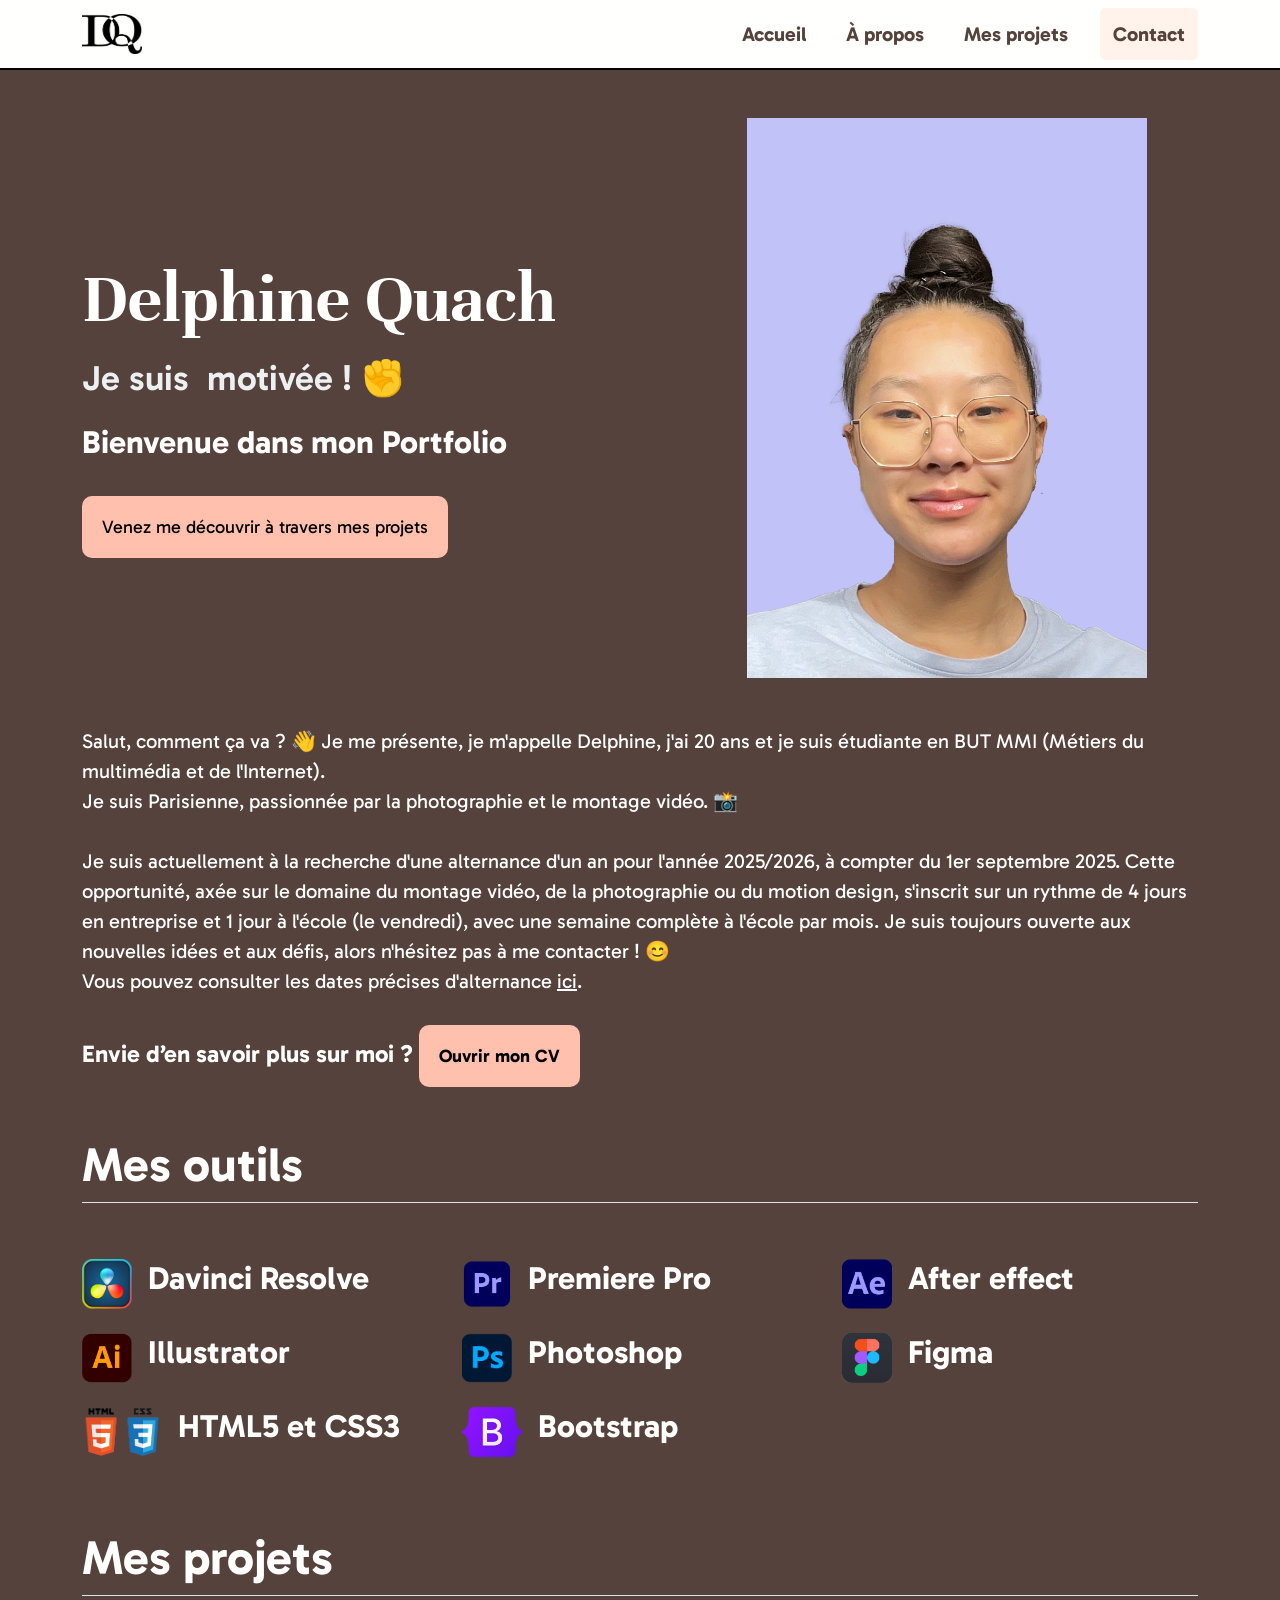
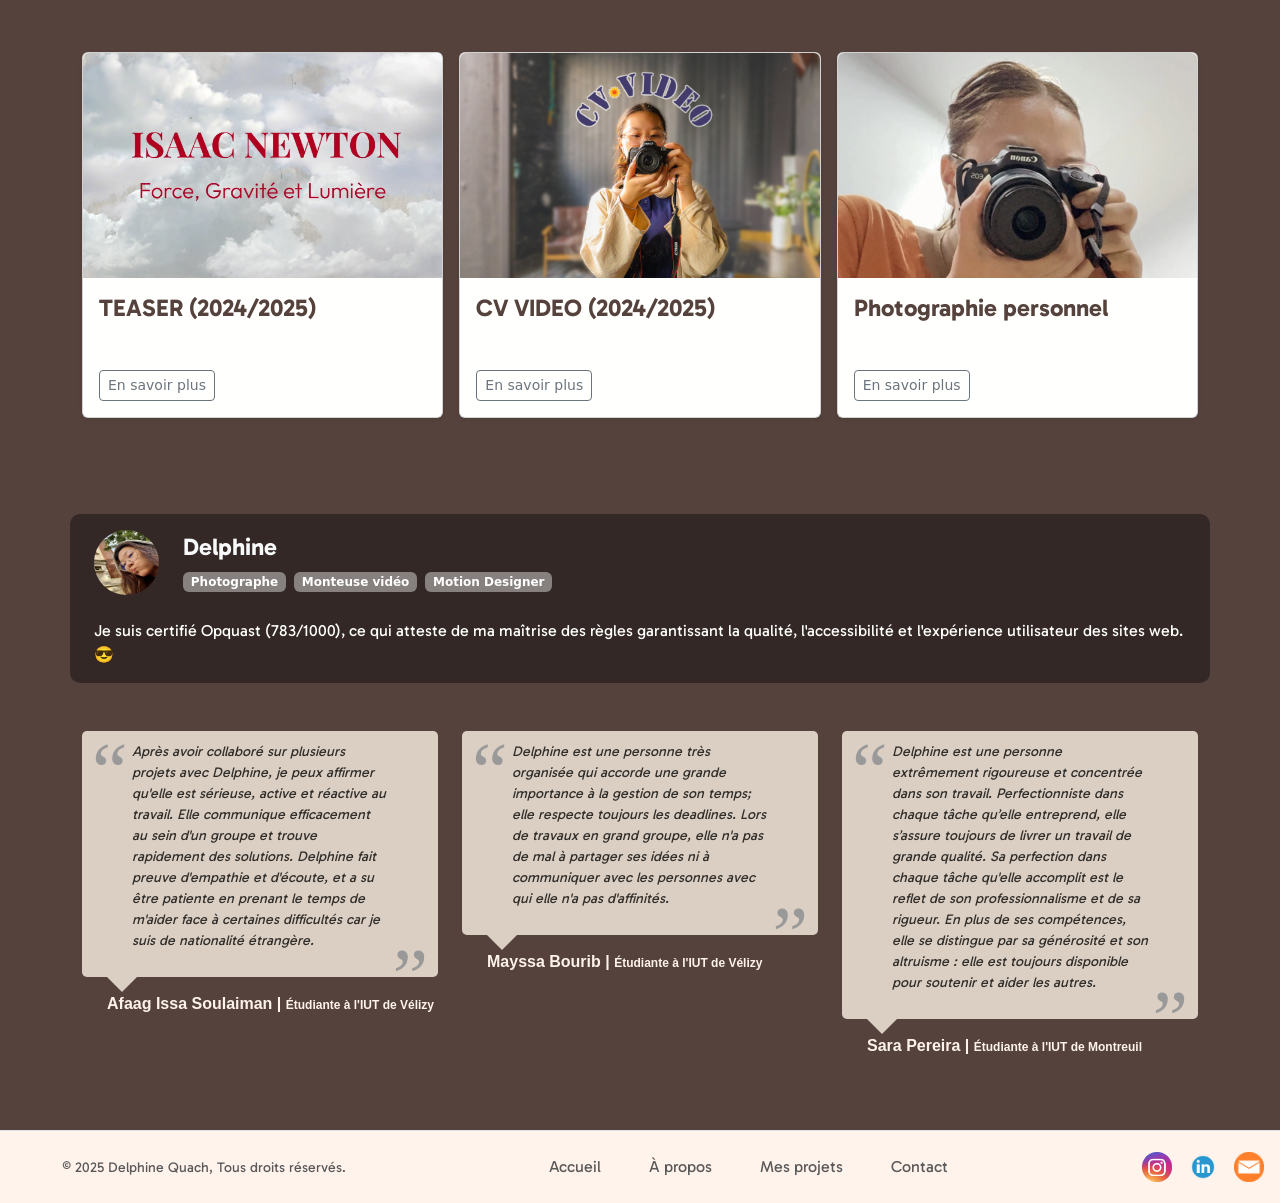
<file: index.html>
<!DOCTYPE html>
<html lang="fr">
<head>
    <meta charset="UTF-8">
    <meta name="viewport" content="width=device-width, initial-scale=1.0">
    <title>Portfolio</title>
    <link rel="icon" href="image/flavicon.png" type="image/x-icon">  
    <style>
      @import url('https://fonts.googleapis.com/css2?family=Gabarito:wght@400..900&family=Jost:ital,wght@0,100..900;1,100..900&family=Roboto:ital,wght@0,100;0,300;0,400;0,500;0,700;0,900;1,100;1,300;1,400;1,500;1,700;1,900&family=Staatliches&family=Unna:ital,wght@0,400;0,700;1,400;1,700&display=swap');
      </style>  
    <link rel="stylesheet" href="styles.css">
    <link rel="stylesheet" href="https://cdn.jsdelivr.net/npm/bootstrap@5.3.3/dist/css/bootstrap.min.css">
    <body class="corps">


    <nav class="navbar navbar-expand-lg navbar-light custom-navbar">
        <div class="container">
            <a class="navbar-brand" href="index.html"><img src="image/logo.png" alt="Logo" width="60" height="40"></a>
            
            <button class="navbar-toggler" type="button" data-bs-toggle="collapse" data-bs-target="#navbarNav" aria-controls="navbarNav" aria-expanded="false" aria-label="Toggle navigation">
                <span class="navbar-toggler-icon"></span>
            </button>

	            <div class="collapse navbar-collapse" id="navbarNav">
                <ul class="navbar-nav ms-auto">
                    <li class="nav-item">
                        <a class="nav-link" href="index.html">Accueil</a>
                    </li>
                    <li class="nav-item">
                        <a class="nav-link" href="propos.html">À propos</a>
                    </li>
                    <li class="nav-item">
                        <a class="nav-link" href="projet.html">Mes projets</a>
                    </li>
                    <li class="nav-item contact">
                        <a class="nav-link" href="contact.html" style="margin-right:0;" >Contact</a>
                    </li>
                </ul>
            </div>
        </div>
    </nav>

	<section class="accueil">
		<div class="container mt-5">
			<div class="row align-items-center">
				<!-- Texte principal -->
				<div class="col-md-7">
					<h1 class="name">Delphine Quach</h1>
          <div class="content mt-3 d-none d-md-block">
            <div class="content__container">
                <p class="content__container__text">Je suis</p>
                <ul class="content__container__list">
                    <li class="content__container__list__item">motivée ! &#x270A;</li>
                    <li class="content__container__list__item">perfectionniste ! &#x1F31F;</li>
                    <li class="content__container__list__item">curieuse ! &#x1F50D;</li>
                    <li class="content__container__list__item">polyvalente ! &#x1F590;</li>
                </ul>
            </div>
        </div>
					<p class="soustitre mb-5">Bienvenue dans mon Portfolio</p>
          <a class="paragraphe text-decoration-none mt-5 custom-link text-center text-md-start" href="projet.html">
            Venez me découvrir à travers mes projets
        </a>
        
        </div>
	                  
				<div class="col-md-5 text-center d-none d-md-block">
					<div class="custom-carousel">
						<div class="custom-carousel-images">
							<img src="image/photo1.webp" alt="Image 1" class="custom-carousel-image">
							<img src="image/photo2.webp" alt="Image 2" class="custom-carousel-image">
							<img src="image/photo3.webp" alt="Image 4" class="custom-carousel-image">
							<img src="image/photo4.webp" alt="Image 5" class="custom-carousel-image">
							<img src="image/photo.webp" alt="Image 6" class="custom-carousel-image">
							<img src="image/photo6.webp" alt="Image 7" class="custom-carousel-image">
							<img src="image/photo7.webp" alt="Image 8" class="custom-carousel-image">
						</div>
					</div>
				</div>
				<p class="paragraphe fs-5 mt-5">Salut, comment ça va ? &#x1F44B; Je me présente, je m'appelle Delphine, j'ai 20 ans et je suis étudiante en BUT MMI (Métiers du multimédia et de l'Internet). <br>Je suis Parisienne, passionnée par la photographie et le montage vidéo. &#x1F4F8; <br><br>Je suis actuellement à la recherche d'une alternance d'un an pour l'année 2025/2026, à compter du 1er septembre 2025. Cette opportunité, axée sur le domaine du montage vidéo, de la photographie ou du motion design, s'inscrit sur un rythme de 4 jours en entreprise et 1 jour à l'école (le vendredi), avec une semaine complète à l'école par mois. Je suis toujours ouverte aux nouvelles idées et aux défis, alors n'hésitez pas à me contacter ! &#x1F60A; <br> Vous pouvez consulter les dates précises d'alternance <a target="_blank" class="text-white" href="CalendrierAlternance-MMI-Champs-25-26.xls.pdf">ici</a>.</p><br>
        <p class="soustitre fs-4 mt-4">Envie d’en savoir plus sur moi ? <a class="paragraphe text-decoration-none mt-5 custom-link text-center text-md-start" href="Delphine_quach_CV.pdf" target="_blank">Ouvrir mon CV</a></p>
		</div>
	</section>

    <div class="container pt-5" id="hanging-icons">
        <h2 class="pb-2 border-bottom titre">Mes outils</h2>
        <div class="row g-4 py-5 row-cols-1 row-cols-lg-3">
    
          <div class="col d-flex align-items-start hover-effect">
            <div class="icon-square text-body-emphasis bg-transparent d-inline-flex align-items-center justify-content-center fs-4 flex-shrink-0 me-3">
                <img width="50px" height="50px" src="image/davinci.png" alt="Davinci Resolve">
            </div>
            <div>
              <h3 class="soustitre">Davinci Resolve</h3>
            </div>
          </div>

          <div class="col d-flex align-items-start hover-effect">
            <div class="icon-square text-body-emphasis bg-transparent d-inline-flex align-items-center justify-content-center fs-4 flex-shrink-0 me-3">
                <img width="50px" height="50px" src="image/premierepro.png" alt="Premiere pro">
            </div>
            <div>
              <h3 class="soustitre">Premiere Pro</h3>
            </div>
          </div>
    
          <div class="col d-flex align-items-start hover-effect">
            <div class="icon-square text-body-emphasis bg-transparent d-inline-flex align-items-center justify-content-center fs-4 flex-shrink-0 me-3">
                <img width="50px" height="50px" src="image/after_effect.png" alt="After Effect">
            </div>
            <div>
              <h3 class="soustitre">After effect</h3>
            </div>
          </div>
    
          <div class="col d-flex align-items-start hover-effect">
            <div class="icon-square text-body-emphasis bg-transparent d-inline-flex align-items-center justify-content-center fs-4 flex-shrink-0 me-3">
                <img width="50px" height="50px" src="image/illustrator.png" alt="Illustrator">
            </div>
            <div>
              <h3 class="soustitre">Illustrator</h3>
            </div>
          </div>

          <div class="col d-flex align-items-start hover-effect">
            <div class="icon-square text-body-emphasis bg-transparent d-inline-flex align-items-center justify-content-center fs-4 flex-shrink-0 me-3">
                <img width="50px" height="50px" src="image/photoshop.png" alt="Photoshop">
            </div>
            <div>
              <h3 class="soustitre">Photoshop</h3>
            </div>
          </div>

          <div class="col d-flex align-items-start hover-effect">
            <div class="icon-square text-body-emphasis bg-transparent d-inline-flex align-items-center justify-content-center fs-4 flex-shrink-0 me-3">
                <img width="50px" height="50px" src="image/figma.png" alt="Figma">
            </div>
            <div>
              <h3 class="soustitre">Figma</h3>
            </div>
          </div>
    
          <div class="col d-flex align-items-start hover-effect">
            <div class="icon-square text-body-emphasis bg-transparent d-inline-flex align-items-center justify-content-center fs-4 flex-shrink-0 me-3">
                <img width="80px" height="50px" src="image/html_css.png" alt="HTML5 et CSS3">
            </div>
            <div>
              <h3 class="soustitre">HTML5 et CSS3</h3>
            </div>
          </div>
    
          <div class="col d-flex align-items-start hover-effect">
            <div class="icon-square text-body-emphasis bg-transparent d-inline-flex align-items-center justify-content-center fs-4 flex-shrink-0 me-3">
                <img width="60px" height="50px" src="image/bootstrap.png" alt="Bootstrap">
            </div>
            <div>
              <h3 class="soustitre">Bootstrap</h3>
            </div>
          </div>
      </div>
    </div>

    <section id="section-projet" class="projet">
		<div class="container">
			<h2 class="pb-2 border-bottom titre mt-4">Mes projets</h2>
				<div class="album py-5 bg-transparent">
					<div class="container" style="padding-left: 0px; padding-right: 0px;">
				
					  <div class="row row-cols-1 row-cols-sm-2 row-cols-md-3 g-3">
						<div class="col">
							<div class="card shadow-sm d-flex justify-content-center hover-effect" onclick="window.location.href='teaser.html'">
								<img class="image mx-auto" width="100%" height="225" src="image/Isaac Newton.png" style="object-fit: cover; border-radius: 6px 6px 0 0;" alt="Miniature teaser Isaac Newton">
								<div class="card-body carte">
								<h2 class="nomprojet">TEASER (2024/2025)</h2>
								<div class="d-flex justify-content-between align-items-center">
								  <div class="btn-group">
									<button type="button" class="btn btn-sm btn-outline-secondary" onclick="window.location.href='teaser.html'">En savoir plus</button>
								  </div>
								</div>
							  </div>
							</div>
						</div>

						<div class="col">
							<div class="card shadow-sm hover-effect" onclick="window.location.href='CV VIDEO.html'">
							  <img class="image mx-auto" width="100%" height="225" src="image/CV VIDEO.png" alt="Miniature CV vidéo" style="object-fit: cover; border-radius: 6px 6px 0 0;">							
							  <div class="card-body carte">
								<h2 class="nomprojet">CV VIDEO (2024/2025)</h2>
								<div class="d-flex justify-content-between align-items-center">
								  <div class="btn-group">
									<button type="button" class="btn btn-sm btn-outline-secondary" onclick="window.location.href='CV VIDEO.html'">En savoir plus</button>
								  </div>
								</div>
							  </div>
							</div>
						  </div>

						<div class="col">
						  <div class="card shadow-sm hover-effect" onclick="window.location.href='galerie.html'">
                            <img class="image" width="100%" height="225" src="image/picture2.webp" alt="photo de moi avec mon appareil photo" style="object-fit: cover; border-radius: 6px 6px 0 0;">							<div class="card-body carte">
							  <h2 class="nomprojet">Photographie personnel</h2>
							  <div class="d-flex justify-content-between align-items-center">
								<div class="btn-group">
                                    <a href="galerie.html" class="btn btn-sm btn-outline-secondary">En savoir plus</a>
								</div>
							  </div>
							</div>
						  </div>
						</div>
					  </div>
					</div>
				</div>
		</div>
	</section>

    <section class="propos">
		<div class="container mt-5" style="background-color: rgba(0, 0, 0, 0.4); border-radius: 10px;">
			<div class="container pt-3">
				<div class="row align-items-center">
					<div class="col-md-6 d-flex align-items-center">
                           <img src="image/photo.webp" alt="Avatar" class="rounded-circle " style="width: 65px; height: 65px;">
						<div class="ms-4">
							<h3 class="text-light mb-1 insta">Delphine</h3>
							<div class="d-flex">
								<span class="badge me-2">Photographe</span>
								<span class="badge me-2">Monteuse vidéo</span>
								<span class="badge">Motion Designer</span>
							</div>
						</div>
					</div>
				</div>
				<div class="row">
					<div class="col-12">
						<p class="paragraphe fs-6 mt-4">
                            Je suis certifié Opquast (783/1000), ce qui atteste de ma maîtrise des règles garantissant la qualité, l'accessibilité et l'expérience utilisateur des sites web. &#x1F60E;					</p>
					</div>
				</div>
			</div>
		</div>

    <section class="container mt-3">
        <div class="row mt-5">
            <!-- Témoignage 1 -->
            <div class="col-md-4 mb-4 hover-effect">
                <blockquote class="testimonial">
                    <p class="sousp" style="color: #312E2A;">
                        Après avoir collaboré sur plusieurs projets avec Delphine, je peux affirmer qu'elle est sérieuse, active et réactive au travail. Elle communique efficacement au sein d'un groupe et trouve rapidement des solutions. Delphine fait preuve d'empathie et d'écoute, et a su être patiente en prenant le temps de m'aider face à certaines difficultés car je suis de nationalité étrangère.                    </p>
                </blockquote>
                <div class="arrow-down"></div>
                <p class="testimonial-author soustitre fs-6" style="color:#fff3ec;">Afaag Issa Soulaiman | <span style="color:#fff3ec;">Étudiante à l'IUT de Vélizy</span></p>
            </div>
    
            <!-- Témoignage 2 -->
            <div class="col-md-4 mb-4 hover-effect">
                <blockquote class="testimonial">
                    <p class="sousp" style="color: #312E2A;" >
                        Delphine est une personne très organisée qui accorde une grande importance à la gestion de son temps; elle respecte toujours les deadlines. Lors de travaux en grand groupe, elle n'a pas de mal à partager ses idées ni à communiquer avec les personnes avec qui elle n'a pas d'affinités.
                    </p>
                </blockquote>
                <div class="arrow-down"></div>
                <p class="testimonial-author soustitre fs-6" style="color:#fff3ec;">Mayssa Bourib | <span style="color:#fff3ec;">Étudiante à l'IUT de Vélizy</span></p>
            </div>
    
            <!-- Témoignage 3 -->
            <div class="col-md-4 mb-4 hover-effect">
                <blockquote class="testimonial">
                    <p class="sousp" style="color: #312E2A;">
                      Delphine est une personne extrêmement rigoureuse et concentrée dans son travail. Perfectionniste dans chaque tâche qu’elle entreprend, elle s’assure toujours de livrer un travail de grande qualité. Sa perfection dans chaque tâche qu'elle accomplit est le reflet de son professionnalisme et de sa rigueur. En plus de ses compétences, elle se distingue par sa générosité et son altruisme : elle est toujours disponible pour soutenir et aider les autres.
                    </p>
                </blockquote>
                <div class="arrow-down"></div>
                <p class="testimonial-author soustitre fs-6" style="color:#fff3ec;">Sara Pereira | <span style="color:#fff3ec;">Étudiante à l'IUT de Montreuil</span></p>
            </div>
        </div>
    </section>
    


	
    <div class="w-100" style="background-color: #fff3ec;">
        <footer class="d-flex flex-column flex-wrap py-3 mt-5 border-top">
            <div class="d-flex align-items-center justify-content-between w-100 px-3">
                <!-- Logo et Copyright -->
                <div class="d-flex align-items-center">
                    <a href="/" class="me-2 text-body-secondary text-decoration-none lh-1">
                        <svg class="bi" width="30" height="24"><use xlink:href="#bootstrap" /></svg>
                    </a>
                    <span class="p-2 text-body-secondary sousp">&copy; 2025 Delphine Quach, Tous droits réservés.</span>
                </div>
    
                <!-- Liens de navigation -->
                <ul class="nav list-unstyled d-flex mb-0">
                    <li class="ms-3">
                        <a class="nav-link paragraphe text-body-secondary text-decoration-none" href="index.html">Accueil</a>
                    </li>
                    <li class="ms-3">
                        <a class="nav-link paragraphe text-body-secondary text-decoration-none" href="propos.html">À propos</a>
                    </li>
                    <li class="ms-3">
                        <a class="nav-link paragraphe text-body-secondary text-decoration-none" href="projet.html">Mes projets</a>
                    </li>
                    <li class="ms-3">
                        <a class="nav-link paragraphe text-body-secondary text-decoration-none" href="contact.html">Contact</a>
                    </li>
                </ul>
    
                <!-- Réseaux sociaux -->
                <ul class="nav list-unstyled d-flex mb-0">
                    <li class="ms-3">
                        <a class="text-body-secondary" href="https://www.instagram.com/_vne_.75/"><img src="image/insta.png" alt="Instagram" width="30" height="30"></a>
                    </li>
                    <li class="ms-3">
                        <a class="text-body-secondary" href="https://www.linkedin.com/in/delphine-quach-14a2a72a2/"><img src="image/linkedin.png" alt="LinkedIn" width="30" height="30"></a>
                    </li>
                    <li class="ms-3">
                        <a class="text-body-secondary" href="mailto:delphine.quachpro@outlook.com"><img src="image/mail.png" alt="Mail" width="30" height="30"></a>
                    </li>
                </ul>
            </div>
        </footer>
    </div>   

<script src="https://cdn.jsdelivr.net/npm/bootstrap@5.3.3/dist/js/bootstrap.bundle.min.js"></script>
<script src="https://code.jquery.com/jquery-3.6.0.min.js"></script>
<script src="https://cdn.jsdelivr.net/npm/@popperjs/core@2.11.6/dist/umd/popper.min.js"></script>
<script src="https://stackpath.bootstrapcdn.com/bootstrap/5.3.0/js/bootstrap.min.js"></script>
</body>
</html>
</file>
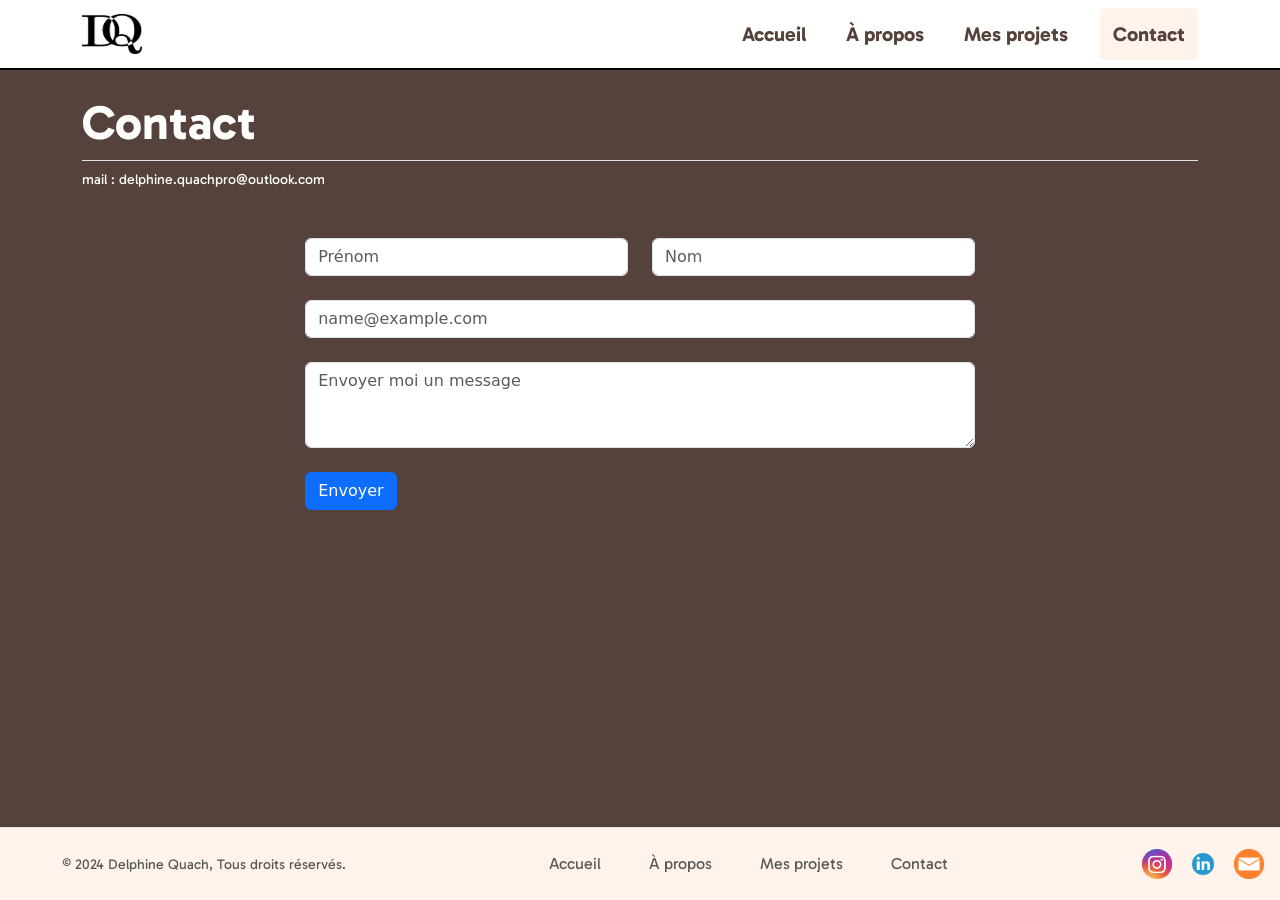
<file: contact.html>
<!DOCTYPE html>
<html lang="fr">
<head>
    <meta charset="UTF-8">
    <meta name="viewport" content="width=device-width, initial-scale=1.0">
    <title>Contact</title>
    <link rel="icon" href="image/flavicon.png" type="image/x-icon">
    <link rel="stylesheet" href="styles.css">
    <style>
        @import url('https://fonts.googleapis.com/css2?family=Gabarito:wght@400..900&family=Jost:ital,wght@0,100..900;1,100..900&family=Roboto:ital,wght@0,100;0,300;0,400;0,500;0,700;0,900;1,100;1,300;1,400;1,500;1,700;1,900&family=Staatliches&family=Unna:ital,wght@0,400;0,700;1,400;1,700&display=swap');
        </style> 
    <link rel="stylesheet" href="https://cdn.jsdelivr.net/npm/bootstrap@5.3.3/dist/css/bootstrap.min.css">
    <link rel="preconnect" href="https://fonts.googleapis.com">
    <link rel="preconnect" href="https://fonts.gstatic.com" crossorigin>
    <link href="https://fonts.googleapis.com/css2?family=Staatliches&family=Unna:ital,wght@0,400;0,700;1,400;1,700&display=swap" rel="stylesheet">
</head>
<body class="d-flex flex-column min-vh-100 corps">

    <nav class="navbar navbar-expand-lg navbar-light custom-navbar">
        <div class="container">
            <a class="navbar-brand" href="index.html"><img src="image/logo.png" alt="Logo" width="60" height="40"></a>
            <button class="navbar-toggler" type="button" data-bs-toggle="collapse" data-bs-target="#navbarNav" aria-controls="navbarNav" aria-expanded="false" aria-label="Toggle navigation">
                <span class="navbar-toggler-icon"></span>
            </button>
            <div class="collapse navbar-collapse" id="navbarNav">
                <ul class="navbar-nav ms-auto">
                    <li class="nav-item">
                        <a class="nav-link" href="index.html">Accueil</a>
                    </li>
                    <li class="nav-item">
                        <a class="nav-link" href="propos.html">À propos</a>
                    </li>
                    <li class="nav-item">
                        <a class="nav-link" href="projet.html">Mes projets</a>
                    </li>
                    <li class="nav-item contact">
                        <a class="nav-link" href="contact.html" style="margin-right:0;">Contact</a>
                    </li>
                </ul>
            </div>
        </div>
    </nav>

    <div class="flex-grow-1">
        <section id="section-contact" class="formulaire">
            <div class="container">
                <h2 class="pb-2 border-bottom titre mt-4">Contact</h2>
                <p class="sousp">mail : delphine.quachpro@outlook.com</p>
                <div class="form-wrapper mx-auto" style="width:60%;">
                    <form action="https://formspree.io/f/xnnnbajo" method="POST">
                        <div class="row mt-5">
                            <div class="col">
                                <input type="text" class="form-control" name="prenom" placeholder="Prénom" required>
                            </div>
                            <div class="col">
                                <input type="text" class="form-control" name="nom" placeholder="Nom" required>
                            </div>
                        </div>
                        <div class="form-group mt-4">
                            <input type="email" class="form-control" name="email" placeholder="name@example.com" required>
                        </div>
                        <div class="form-group">
                            <textarea class="form-control mt-4" name="message" rows="3" placeholder="Envoyer moi un message" required></textarea>
                        </div>
                        <button type="submit" class="btn btn-primary mt-4 mb-4">Envoyer</button>
                    </form>
                    
                    <!-- Formspree success/error messages -->
                    <div id="form-message"></div>
                </div>
            </div>
        </section>
    </div>

    <div class="w-100" style="background-color: #fff3ec;">
        <footer class="d-flex flex-column flex-wrap py-3 border-top">
            <div class="d-flex align-items-center justify-content-between w-100 px-3">
                <!-- Logo et Copyright -->
                <div class="d-flex align-items-center">
                    <a href="/" class="me-2 text-body-secondary text-decoration-none lh-1">
                        <svg class="bi" width="30" height="24"><use xlink:href="#bootstrap" /></svg>
                    </a>
                    <span class="p-2 text-body-secondary sousp">&copy; 2024 Delphine Quach, Tous droits réservés.</span>
                </div>
    
                <!-- Liens de navigation -->
                <ul class="nav list-unstyled d-flex mb-0">
                    <li class="ms-3">
                        <a class="nav-link paragraphe text-body-secondary text-decoration-none" href="index.html">Accueil</a>
                    </li>
                    <li class="ms-3">
                        <a class="nav-link paragraphe text-body-secondary text-decoration-none" href="propos.html">À propos</a>
                    </li>
                    <li class="ms-3">
                        <a class="nav-link paragraphe text-body-secondary text-decoration-none" href="projet.html">Mes projets</a>
                    </li>
                    <li class="ms-3">
                        <a class="nav-link paragraphe text-body-secondary text-decoration-none" href="contact.html">Contact</a>
                    </li>
                </ul>
    
                <!-- Réseaux sociaux -->
                <ul class="nav list-unstyled d-flex mb-0">
                    <li class="ms-3">
                        <a class="text-body-secondary" href="https://www.instagram.com/_vne_.75/"><img src="image/insta.png" alt="Instagram" width="30" height="30"></a>
                    </li>
                    <li class="ms-3">
                        <a class="text-body-secondary" href="https://www.linkedin.com/in/delphine-quach-14a2a72a2/"><img src="image/linkedin.png" alt="LinkedIn" width="30" height="30"></a>
                    </li>
                    <li class="ms-3">
                        <a class="text-body-secondary" href="mailto:delphine.quachpro@outlook.com"><img src="image/mail.png" alt="Mail" width="30" height="30"></a>
                    </li>
                </ul>
            </div>
        </footer>
    </div>  
    
    
    <script src="https://cdn.jsdelivr.net/npm/@popperjs/core@2.11.8/dist/umd/popper.min.js"></script>
    <script src="https://cdn.jsdelivr.net/npm/bootstrap@5.3.3/dist/js/bootstrap.min.js"></script>
    <script src="https://code.jquery.com/jquery-3.6.0.min.js"></script>
    <script src="https://cdn.jsdelivr.net/npm/@popperjs/core@2.11.6/dist/umd/popper.min.js"></script>
    <script src="https://stackpath.bootstrapcdn.com/bootstrap/5.3.0/js/bootstrap.min.js"></script>
</body>
</html>
</file>
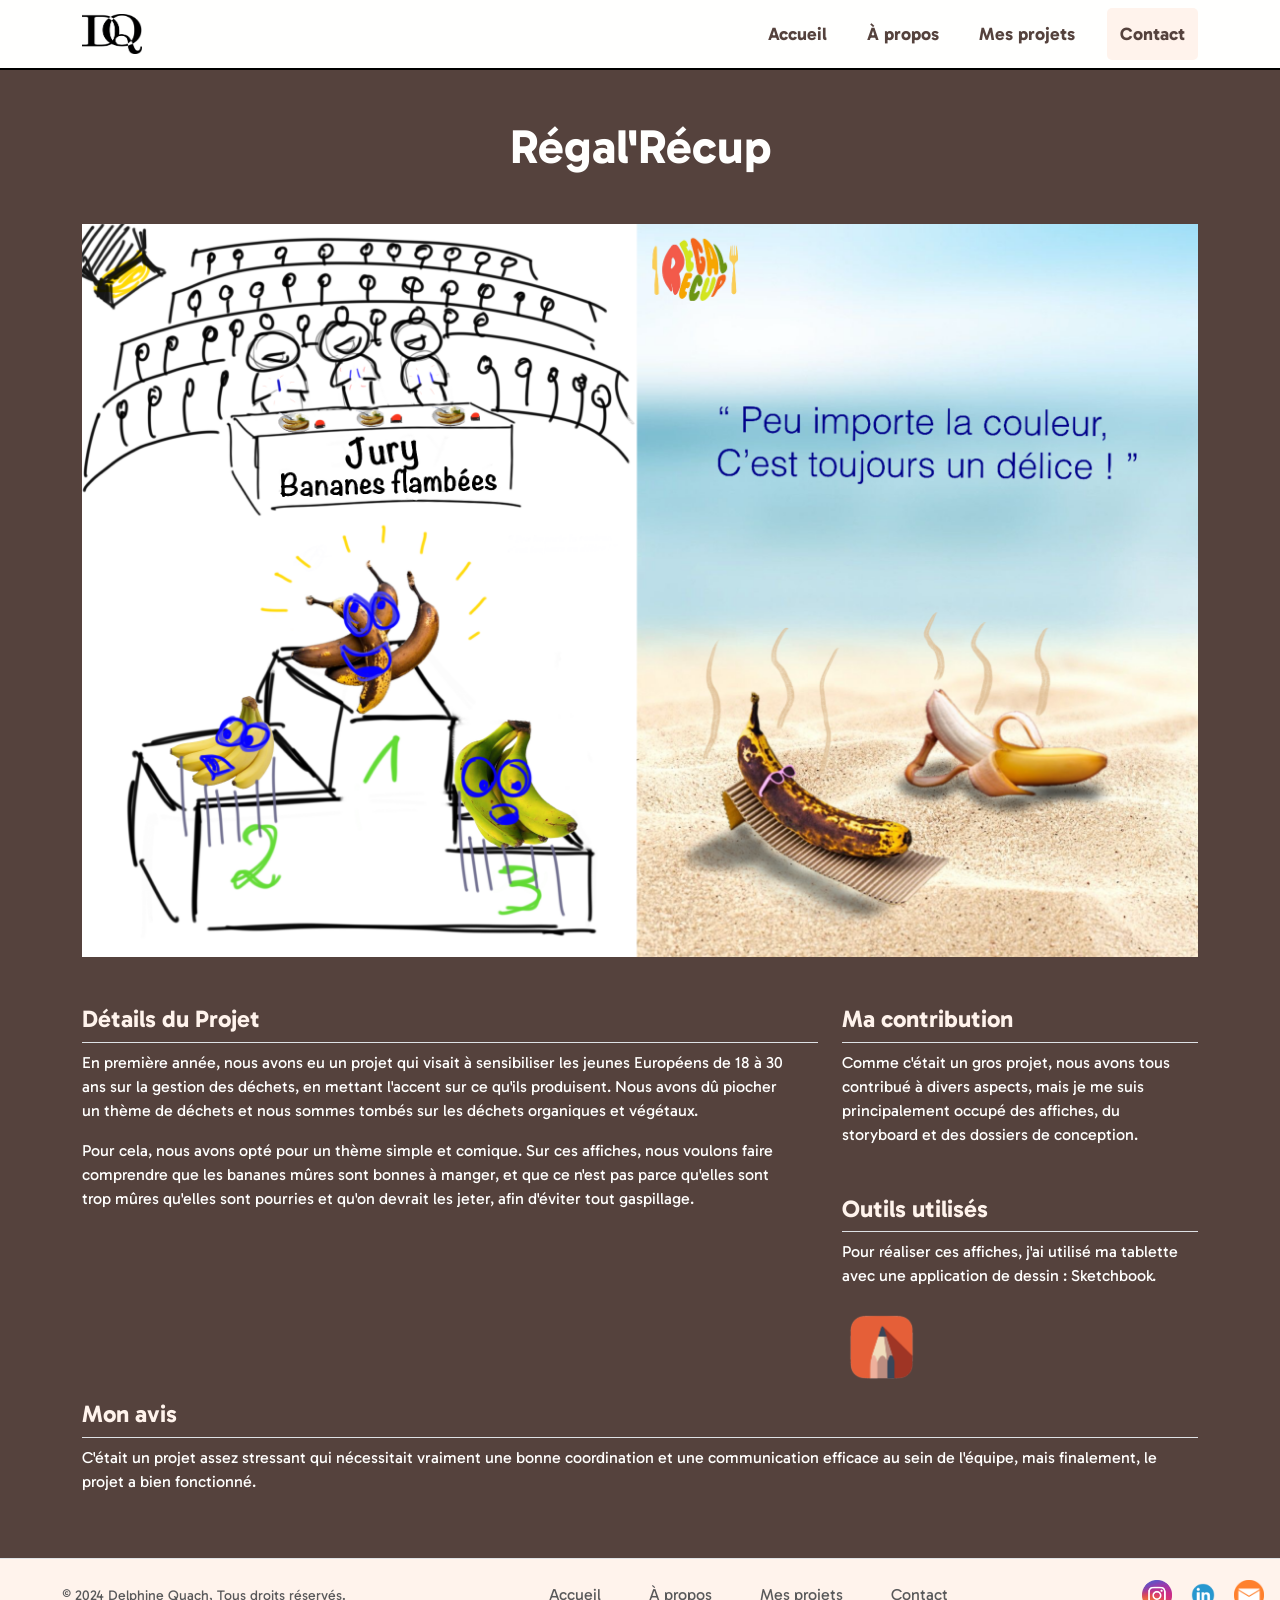
<file: creo.html>
<!DOCTYPE html>
<html lang="fr">
<head>
    <meta charset="UTF-8">
    <meta name="viewport" content="width=device-width, initial-scale=1.0">
    <title>creo</title>
    <link rel="icon" href="image/flavicon.png" type="image/x-icon">
    <link rel="stylesheet" href="creo/styles.css">
    <style>
        @import url('https://fonts.googleapis.com/css2?family=Gabarito:wght@400..900&family=Jost:ital,wght@0,100..900;1,100..900&family=Roboto:ital,wght@0,100;0,300;0,400;0,500;0,700;0,900;1,100;1,300;1,400;1,500;1,700;1,900&family=Staatliches&family=Unna:ital,wght@0,400;0,700;1,400;1,700&display=swap');
        </style> 
    <link rel="stylesheet" href="https://cdn.jsdelivr.net/npm/bootstrap@5.3.3/dist/css/bootstrap.min.css">
	<link rel="preconnect" href="https://fonts.googleapis.com">
	<link rel="preconnect" href="https://fonts.gstatic.com" crossorigin>
	<link href="https://fonts.googleapis.com/css2?family=Staatliches&family=Unna:ital,wght@0,400;0,700;1,400;1,700&display=swap" rel="stylesheet">
</head>
<body class="corps">
    <nav class="navbar navbar-expand-lg navbar-light custom-navbar">
        <div class="container">
            <a class="navbar-brand" href="index.html"><img src="image/logo.png" alt="Logo" width="60" height="40"></a>
            
            <button class="navbar-toggler" type="button" data-bs-toggle="collapse" data-bs-target="#navbarNav" aria-controls="navbarNav" aria-expanded="false" aria-label="Toggle navigation">
                <span class="navbar-toggler-icon"></span>
            </button>

	            <div class="collapse navbar-collapse" id="navbarNav">
                <ul class="navbar-nav ms-auto">
                    <li class="nav-item">
                        <a class="nav-link" href="index.html">Accueil</a>
                    </li>
                    <li class="nav-item">
                        <a class="nav-link" href="propos.html">À propos</a>
                    </li>
                    <li class="nav-item">
                        <a class="nav-link" href="projet.html">Mes projets</a>
                    </li>
                    <li class="nav-item contact">
                        <a class="nav-link" href="contact.html" style="margin-right:0;" >Contact</a>
                    </li>
                </ul>
            </div>
        </div>
    </nav>

    <div class="container mt-4">
        <h2 class="text-center titre mb-5 mt-5">Régal'Récup</h2>
        <div class="row justify-content-center">
            <img src="creo/image/affiche.png" class="img-fluid affiche" alt="Affiche du projet" data-bs-toggle="modal" data-bs-target="#imageModal">
        </div>
    </div>
    
    
    <div class="modal fade" id="imageModal" tabindex="-1" aria-labelledby="imageModalLabel" aria-hidden="true">
        <div class="modal-dialog modal-xl modal-dialog-centered">
            <div class="modal-content">
                <div class="modal-body text-center">
                    <img src="creo/image/affiche.png" class="img-fluid" alt="Affiche agrandie">
                </div>
            </div>
        </div>
    </div>

    <div class="container mt-5">
        <div class="row align-items-start">
            <!-- Détails du Projet à gauche -->
            <div class="col-md-8">
                <div class="section-title">
                    <h2 class="soustitre fs-4 pb-2 border-bottom">Détails du Projet</h2>
                </div>
                <div class="paragraphe fs-6 mt-2" style="padding-right:2em;">
                    <p>
                    En première année, nous avons eu un projet qui visait à sensibiliser les jeunes Européens de 18 à 30 ans sur la gestion des déchets, en mettant l'accent sur ce qu'ils produisent.  Nous avons dû piocher un thème de déchets et nous sommes tombés sur les déchets organiques et végétaux.
                    </p>
                    <p>
                    Pour cela, nous avons opté pour un thème simple et comique. Sur ces affiches, nous voulons faire comprendre que les bananes mûres sont bonnes à manger, et que ce n'est pas parce qu'elles sont trop mûres qu'elles sont pourries et qu'on devrait les jeter, afin d'éviter tout gaspillage. 
                    </p>
                </div>

            </div>
    
            <!-- Ma Contribution et Outils Utilisés à droite -->
            <div class="col-md-4">
                <div class="section-title">
                    <h2 class="soustitre fs-4 pb-2 border-bottom">Ma contribution</h2>
                </div>
                <p class="paragraphe fs-6 mt-2">
                    Comme c'était un gros projet, nous avons tous contribué à divers aspects, mais je me suis principalement occupé des affiches, du storyboard et des dossiers de conception.
                </p>
                <div class="section-title mt-5">
                    <h2 class="soustitre fs-4 pb-2 border-bottom">Outils utilisés</h2>
                </div>
                <p class="paragraphe fs-6 mt-2">
                    Pour réaliser ces affiches, j'ai utilisé ma tablette avec une application de dessin : Sketchbook.                
                </p>
                <img src="creo/image/sketchbook.png" alt="Canva" class="img-fluid" style="width: 80px; height: 80px; margin-right: 20px;">
            </div>
        </div>
    
        <!-- Mon Avis tout en bas -->
        <div class="row mt-3">
            <div class="col-12">
                <div class="section-title">
                    <h2 class="soustitre fs-4 pb-2 border-bottom">Mon avis</h2>
                </div>
                <p class="paragraphe fs-6 mt-2">
                    C'était un projet assez stressant qui nécessitait vraiment une bonne coordination et une communication efficace au sein de l'équipe, mais finalement, le projet  a bien fonctionné.                 </p>
            </div>
        </div>
    </div>

    <div class="w-100" style="background-color: #fff3ec;">
        <footer class="d-flex flex-column flex-wrap py-3 mt-5 border-top">
            <div class="d-flex align-items-center justify-content-between w-100 px-3">
                <!-- Logo et Copyright -->
                <div class="d-flex align-items-center">
                    <a href="/" class="me-2 text-body-secondary text-decoration-none lh-1">
                        <svg class="bi" width="30" height="24"><use xlink:href="#bootstrap" /></svg>
                    </a>
                    <span class="p-2 text-body-secondary sousp">&copy; 2024 Delphine Quach, Tous droits réservés.</span>
                </div>
    
                <!-- Liens de navigation -->
                <ul class="nav list-unstyled d-flex mb-0">
                    <li class="ms-3">
                        <a class="nav-link paragraphe text-body-secondary text-decoration-none" href="index.html">Accueil</a>
                    </li>
                    <li class="ms-3">
                        <a class="nav-link paragraphe text-body-secondary text-decoration-none" href="propos.html">À propos</a>
                    </li>
                    <li class="ms-3">
                        <a class="nav-link paragraphe text-body-secondary text-decoration-none" href="projet.html">Mes projets</a>
                    </li>
                    <li class="ms-3">
                        <a class="nav-link paragraphe text-body-secondary text-decoration-none" href="contact.html">Contact</a>
                    </li>
                </ul>
    
                <!-- Réseaux sociaux -->
                <ul class="nav list-unstyled d-flex mb-0">
                    <li class="ms-3">
                        <a class="text-body-secondary" href="https://www.instagram.com/_vne_.75/"><img src="image/insta.png" alt="Instagram" width="30" height="30"></a>
                    </li>
                    <li class="ms-3">
                        <a class="text-body-secondary" href="https://www.linkedin.com/in/delphine-quach-14a2a72a2/"><img src="image/linkedin.png" alt="LinkedIn" width="30" height="30"></a>
                    </li>
                    <li class="ms-3">
                        <a class="text-body-secondary" href="mailto:delphine.quach75n@gmail.com"><img src="image/mail.png" alt="Mail" width="30" height="30"></a>
                    </li>
                </ul>
            </div>
        </footer>
    </div>    
    
    <script src="https://cdn.jsdelivr.net/npm/@popperjs/core@2.11.8/dist/umd/popper.min.js"></script>
    <script src="https://cdn.jsdelivr.net/npm/bootstrap@5.3.3/dist/js/bootstrap.min.js"></script>
    <script src="https://cdn.jsdelivr.net/npm/bootstrap@5.3.3/dist/js/bootstrap.bundle.min.js"></script>
    <script src="https://code.jquery.com/jquery-3.5.1.slim.min.js"></script>
    <script src="https://cdn.jsdelivr.net/npm/@popperjs/core@2.9.2/dist/umd/popper.min.js"></script>
    <script src="https://stackpath.bootstrapcdn.com/bootstrap/4.5.2/js/bootstrap.min.js"></script>
</body>
</html>
</file>
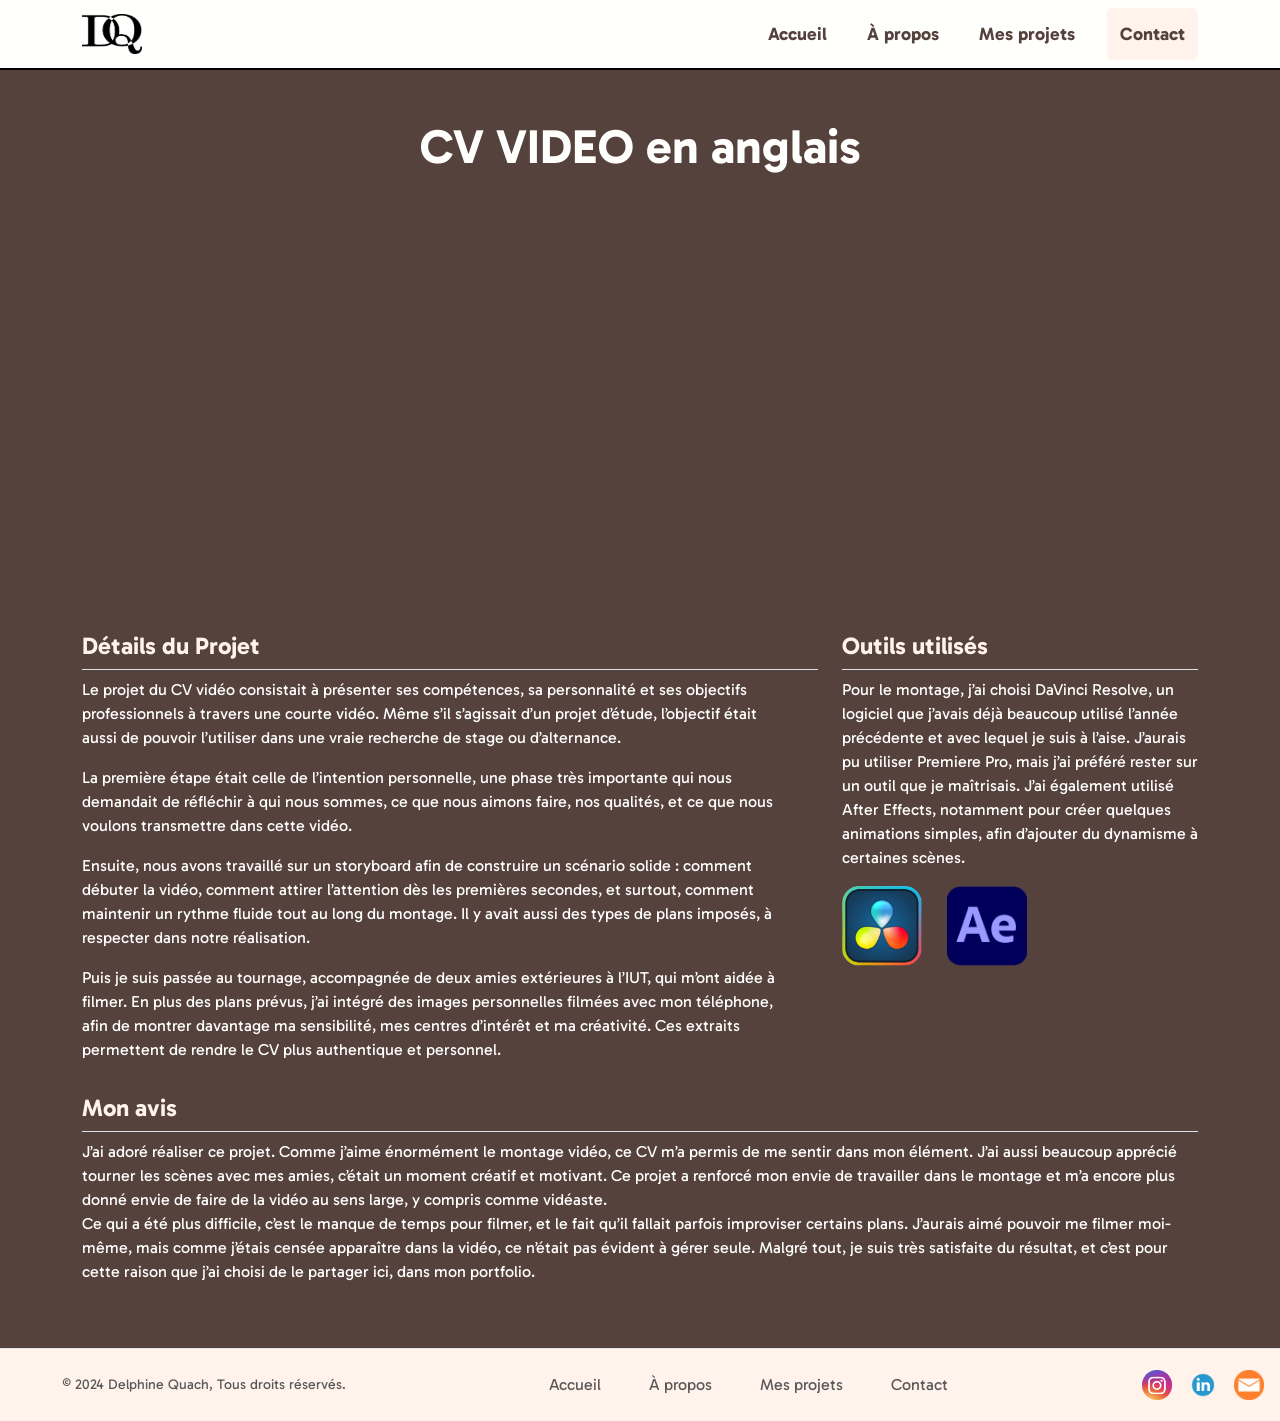
<file: CV VIDEO.html>
<!DOCTYPE html>
<html lang="fr">
<head>
    <meta charset="UTF-8">
    <meta name="viewport" content="width=device-width, initial-scale=1.0">
    <title>CV VIDEO</title>
    <link rel="icon" href="image/flavicon.png" type="image/x-icon">
    <style>
        @import url('https://fonts.googleapis.com/css2?family=Gabarito:wght@400..900&family=Jost:ital,wght@0,100..900;1,100..900&family=Roboto:ital,wght@0,100;0,300;0,400;0,500;0,700;0,900;1,100;1,300;1,400;1,500;1,700;1,900&family=Staatliches&family=Unna:ital,wght@0,400;0,700;1,400;1,700&display=swap');
        </style> 
    <link rel="stylesheet" href="creo/styles.css">
    <link rel="stylesheet" href="https://cdn.jsdelivr.net/npm/bootstrap@5.3.3/dist/css/bootstrap.min.css">
	<link rel="preconnect" href="https://fonts.googleapis.com">
	<link rel="preconnect" href="https://fonts.gstatic.com" crossorigin>
	<link href="https://fonts.googleapis.com/css2?family=Staatliches&family=Unna:ital,wght@0,400;0,700;1,400;1,700&display=swap" rel="stylesheet">
</head>
<body class="corps">
    <nav class="navbar navbar-expand-lg navbar-light custom-navbar">
        <div class="container">
            <a class="navbar-brand" href="index.html"><img src="image/logo.png" alt="Logo" width="60" height="40"></a>
            
            <button class="navbar-toggler" type="button" data-bs-toggle="collapse" data-bs-target="#navbarNav" aria-controls="navbarNav" aria-expanded="false" aria-label="Toggle navigation">
                <span class="navbar-toggler-icon"></span>
            </button>

	            <div class="collapse navbar-collapse" id="navbarNav">
                <ul class="navbar-nav ms-auto">
                    <li class="nav-item">
                        <a class="nav-link" href="index.html">Accueil</a>
                    </li>
                    <li class="nav-item">
                        <a class="nav-link" href="propos.html">À propos</a>
                    </li>
                    <li class="nav-item">
                        <a class="nav-link" href="projet.html">Mes projets</a>
                    </li>
                    <li class="nav-item contact">
                        <a class="nav-link" href="contact.html" style="margin-right:0;" >Contact</a>
                    </li>
                </ul>
            </div>
        </div>
    </nav>

    <div class="container mt-4">
        <h2 class="text-center titre mb-5 mt-5">CV VIDEO en anglais</h2>
        <div class="row justify-content-center">
            <iframe width="640" height="360" src="https://www.youtube.com/embed/hBKTovefE6U?si=MrY-rU6Yuumn1k3g" title="YouTube video player" frameborder="0" allow="accelerometer; autoplay; clipboard-write; encrypted-media; gyroscope; picture-in-picture; web-share" referrerpolicy="strict-origin-when-cross-origin" allowfullscreen></iframe>
        </div>
    </div>
    
    <div class="modal fade" id="imageModal" tabindex="-1" aria-labelledby="imageModalLabel" aria-hidden="true">
        <div class="modal-dialog modal-xl modal-dialog-centered">
            <div class="modal-content">
                <div class="modal-body text-center">
                    <img src="creo/image/affiche.png" class="img-fluid" alt="Affiche agrandie">
                </div>
            </div>
        </div>
    </div>

    <div class="container mt-5">
        <div class="row align-items-start">
            <!-- Détails du Projet à gauche -->
            <div class="col-md-8">
                <div class="section-title">
                    <h2 class="soustitre fs-4 pb-2 border-bottom">Détails du Projet</h2>
                </div>
                <div class="paragraphe fs-6 mt-2" style="padding-right:2em;">
                    <p>
                        Le projet du CV vidéo consistait à présenter ses compétences, sa personnalité et ses objectifs professionnels à travers une courte vidéo. Même s’il s’agissait d’un projet d’étude, l’objectif était aussi de pouvoir l’utiliser dans une vraie recherche de stage ou d’alternance.
                    </p>
                    <p>
                        La première étape était celle de l’intention personnelle, une phase très importante qui nous demandait de réfléchir à qui nous sommes, ce que nous aimons faire, nos qualités, et ce que nous voulons transmettre dans cette vidéo.                    </p>
                    <p>
                        Ensuite, nous avons travaillé sur un storyboard afin de construire un scénario solide : comment débuter la vidéo, comment attirer l’attention dès les premières secondes, et surtout, comment maintenir un rythme fluide tout au long du montage. Il y avait aussi des types de plans imposés, à respecter dans notre réalisation.                    </p>
                    <p>
                        Puis je suis passée au tournage, accompagnée de deux amies extérieures à l’IUT, qui m’ont aidée à filmer. En plus des plans prévus, j’ai intégré des images personnelles filmées avec mon téléphone, afin de montrer davantage ma sensibilité, mes centres d’intérêt et ma créativité. Ces extraits permettent de rendre le CV plus authentique et personnel.                    </p>
                </div>

            </div>
    
            <!-- Ma Contribution et Outils Utilisés à droite -->
            <div class="col-md-4">
                <div class="section-title">
                    <h2 class="soustitre fs-4 pb-2 border-bottom">Outils utilisés</h2>
                </div>
                <p class="paragraphe fs-6 mt-2">
                    Pour le montage, j’ai choisi DaVinci Resolve, un logiciel que j’avais déjà beaucoup utilisé l’année précédente et avec lequel je suis à l’aise. J’aurais pu utiliser Premiere Pro, mais j’ai préféré rester sur un outil que je maîtrisais.
                    J’ai également utilisé After Effects, notamment pour créer quelques animations simples, afin d’ajouter du dynamisme à certaines scènes.
                </p>
                <img src="image/davinci.png" alt="Canva" class="img-fluid" style="width: 80px; height: 80px; margin-right: 20px;">
                <img src="image/after_effect.png" alt="Canva" class="img-fluid" style="width: 80px; height: 80px; margin-right: 20px;">
            </div>
        </div>
    
        <!-- Mon Avis tout en bas -->
        <div class="row mt-3">
            <div class="col-12">
                <div class="section-title">
                    <h2 class="soustitre fs-4 pb-2 border-bottom">Mon avis</h2>
                </div>
                <p class="paragraphe fs-6 mt-2">
                    J’ai adoré réaliser ce projet. Comme j’aime énormément le montage vidéo, ce CV m’a permis de me sentir dans mon élément. J’ai aussi beaucoup apprécié tourner les scènes avec mes amies, c’était un moment créatif et motivant. Ce projet a renforcé mon envie de travailler dans le montage et m’a encore plus donné envie de faire de la vidéo au sens large, y compris comme vidéaste.
                    <br>
                    Ce qui a été plus difficile, c’est le manque de temps pour filmer, et le fait qu’il fallait parfois improviser certains plans. J’aurais aimé pouvoir me filmer moi-même, mais comme j’étais censée apparaître dans la vidéo, ce n’était pas évident à gérer seule.
                    Malgré tout, je suis très satisfaite du résultat, et c’est pour cette raison que j’ai choisi de le partager ici, dans mon portfolio.                </p>
                </div>
            </div>
    </div>

    <div class="w-100" style="background-color: #fff3ec;">        
        <footer class="d-flex flex-column flex-wrap py-3 mt-5 border-top">
            <div class="d-flex align-items-center justify-content-between w-100 px-3">
                <!-- Logo et Copyright -->
                <div class="d-flex align-items-center">
                    <a href="/" class="me-2 text-body-secondary text-decoration-none lh-1">
                        <svg class="bi" width="30" height="24"><use xlink:href="#bootstrap" /></svg>
                    </a>
                    <span class="p-2 text-body-secondary sousp">&copy; 2024 Delphine Quach, Tous droits réservés.</span>
                </div>
    
                <!-- Liens de navigation -->
                <ul class="nav list-unstyled d-flex mb-0">
                    <li class="ms-3">
                        <a class="nav-link paragraphe text-body-secondary text-decoration-none" href="index.html">Accueil</a>
                    </li>
                    <li class="ms-3">
                        <a class="nav-link paragraphe text-body-secondary text-decoration-none" href="propos.html">À propos</a>
                    </li>
                    <li class="ms-3">
                        <a class="nav-link paragraphe text-body-secondary text-decoration-none" href="projet.html">Mes projets</a>
                    </li>
                    <li class="ms-3">
                        <a class="nav-link paragraphe text-body-secondary text-decoration-none" href="contact.html">Contact</a>
                    </li>
                </ul>
    
                <!-- Réseaux sociaux -->
                <ul class="nav list-unstyled d-flex mb-0">
                    <li class="ms-3">
                        <a class="text-body-secondary" href="https://www.instagram.com/_vne_.75/"><img src="image/insta.png" alt="Instagram" width="30" height="30"></a>
                    </li>
                    <li class="ms-3">
                        <a class="text-body-secondary" href="https://www.linkedin.com/in/delphine-quach-14a2a72a2/"><img src="image/linkedin.png" alt="LinkedIn" width="30" height="30"></a>
                    </li>
                    <li class="ms-3">
                        <a class="text-body-secondary" href="mailto:delphine.quach75n@gmail.com"><img src="image/mail.png" alt="Mail" width="30" height="30"></a>
                    </li>
                </ul>
            </div>
        </footer>
    </div>    
    
    <script src="https://cdn.jsdelivr.net/npm/@popperjs/core@2.11.8/dist/umd/popper.min.js"></script>
    <script src="https://cdn.jsdelivr.net/npm/bootstrap@5.3.3/dist/js/bootstrap.min.js"></script>
    <script src="https://cdn.jsdelivr.net/npm/bootstrap@5.3.3/dist/js/bootstrap.bundle.min.js"></script>
    <script src="https://code.jquery.com/jquery-3.5.1.slim.min.js"></script>
    <script src="https://cdn.jsdelivr.net/npm/@popperjs/core@2.9.2/dist/umd/popper.min.js"></script>
    <script src="https://stackpath.bootstrapcdn.com/bootstrap/4.5.2/js/bootstrap.min.js"></script>
</body>
</html>
</file>
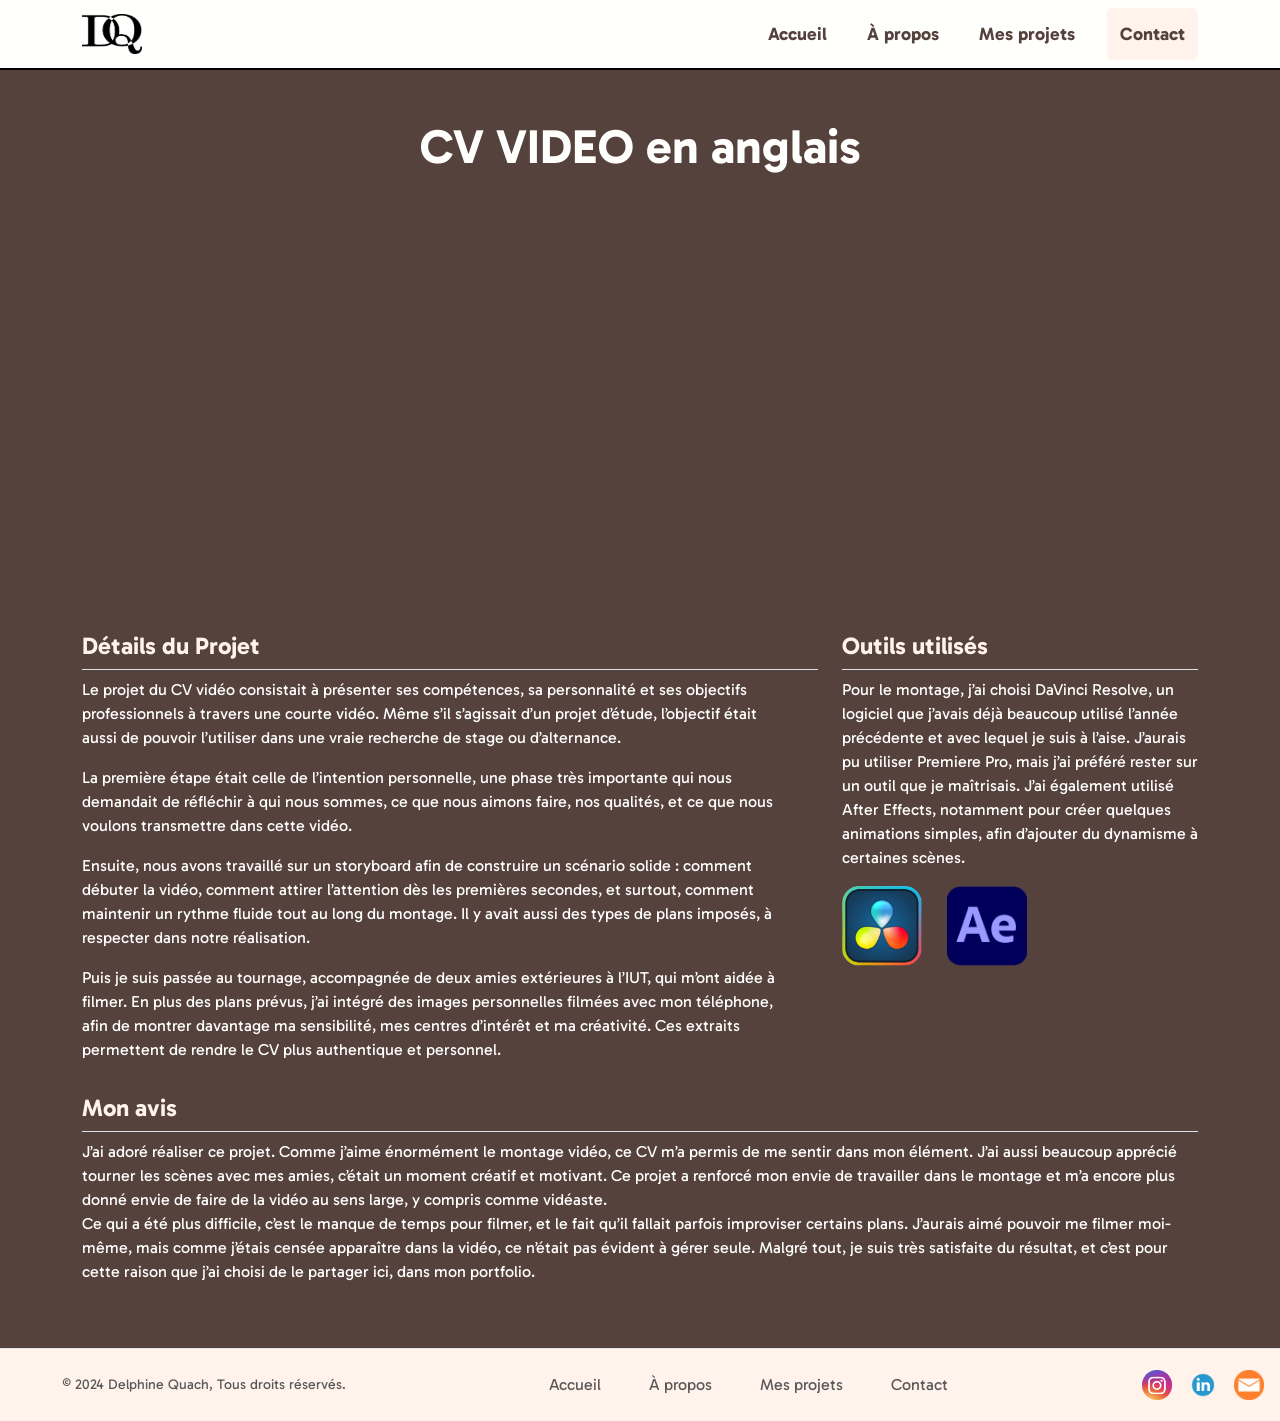
<file: CV_VIDEO.html>
<!DOCTYPE html>
<html lang="fr">
<head>
    <meta charset="UTF-8">
    <meta name="viewport" content="width=device-width, initial-scale=1.0">
    <title>CV VIDEO</title>
    <link rel="icon" href="image/flavicon.png" type="image/x-icon">
    <style>
        @import url('https://fonts.googleapis.com/css2?family=Gabarito:wght@400..900&family=Jost:ital,wght@0,100..900;1,100..900&family=Roboto:ital,wght@0,100;0,300;0,400;0,500;0,700;0,900;1,100;1,300;1,400;1,500;1,700;1,900&family=Staatliches&family=Unna:ital,wght@0,400;0,700;1,400;1,700&display=swap');
        </style> 
    <link rel="stylesheet" href="creo/styles.css">
    <link rel="stylesheet" href="https://cdn.jsdelivr.net/npm/bootstrap@5.3.3/dist/css/bootstrap.min.css">
	<link rel="preconnect" href="https://fonts.googleapis.com">
	<link rel="preconnect" href="https://fonts.gstatic.com" crossorigin>
	<link href="https://fonts.googleapis.com/css2?family=Staatliches&family=Unna:ital,wght@0,400;0,700;1,400;1,700&display=swap" rel="stylesheet">
</head>
<body class="corps">
    <nav class="navbar navbar-expand-lg navbar-light custom-navbar">
        <div class="container">
            <a class="navbar-brand" href="index.html"><img src="image/logo.png" alt="Logo" width="60" height="40"></a>
            
            <button class="navbar-toggler" type="button" data-bs-toggle="collapse" data-bs-target="#navbarNav" aria-controls="navbarNav" aria-expanded="false" aria-label="Toggle navigation">
                <span class="navbar-toggler-icon"></span>
            </button>

	            <div class="collapse navbar-collapse" id="navbarNav">
                <ul class="navbar-nav ms-auto">
                    <li class="nav-item">
                        <a class="nav-link" href="index.html">Accueil</a>
                    </li>
                    <li class="nav-item">
                        <a class="nav-link" href="propos.html">À propos</a>
                    </li>
                    <li class="nav-item">
                        <a class="nav-link" href="projet.html">Mes projets</a>
                    </li>
                    <li class="nav-item contact">
                        <a class="nav-link" href="contact.html" style="margin-right:0;" >Contact</a>
                    </li>
                </ul>
            </div>
        </div>
    </nav>

    <div class="container mt-4">
        <h2 class="text-center titre mb-5 mt-5">CV VIDEO en anglais</h2>
        <div class="row justify-content-center">
            <iframe width="640" height="360" src="https://www.youtube.com/embed/hBKTovefE6U?si=MrY-rU6Yuumn1k3g" title="YouTube video player" frameborder="0" allow="accelerometer; autoplay; clipboard-write; encrypted-media; gyroscope; picture-in-picture; web-share" referrerpolicy="strict-origin-when-cross-origin" allowfullscreen></iframe>
        </div>
    </div>
    
    <div class="modal fade" id="imageModal" tabindex="-1" aria-labelledby="imageModalLabel" aria-hidden="true">
        <div class="modal-dialog modal-xl modal-dialog-centered">
            <div class="modal-content">
                <div class="modal-body text-center">
                    <img src="creo/image/affiche.png" class="img-fluid" alt="Affiche agrandie">
                </div>
            </div>
        </div>
    </div>

    <div class="container mt-5">
        <div class="row align-items-start">
            <!-- Détails du Projet à gauche -->
            <div class="col-md-8">
                <div class="section-title">
                    <h2 class="soustitre fs-4 pb-2 border-bottom">Détails du Projet</h2>
                </div>
                <div class="paragraphe fs-6 mt-2" style="padding-right:2em;">
                    <p>
                        Le projet du CV vidéo consistait à présenter ses compétences, sa personnalité et ses objectifs professionnels à travers une courte vidéo. Même s’il s’agissait d’un projet d’étude, l’objectif était aussi de pouvoir l’utiliser dans une vraie recherche de stage ou d’alternance.
                    </p>
                    <p>
                        La première étape était celle de l’intention personnelle, une phase très importante qui nous demandait de réfléchir à qui nous sommes, ce que nous aimons faire, nos qualités, et ce que nous voulons transmettre dans cette vidéo.                    </p>
                    <p>
                        Ensuite, nous avons travaillé sur un storyboard afin de construire un scénario solide : comment débuter la vidéo, comment attirer l’attention dès les premières secondes, et surtout, comment maintenir un rythme fluide tout au long du montage. Il y avait aussi des types de plans imposés, à respecter dans notre réalisation.                    </p>
                    <p>
                        Puis je suis passée au tournage, accompagnée de deux amies extérieures à l’IUT, qui m’ont aidée à filmer. En plus des plans prévus, j’ai intégré des images personnelles filmées avec mon téléphone, afin de montrer davantage ma sensibilité, mes centres d’intérêt et ma créativité. Ces extraits permettent de rendre le CV plus authentique et personnel.                    </p>
                </div>

            </div>
    
            <!-- Ma Contribution et Outils Utilisés à droite -->
            <div class="col-md-4">
                <div class="section-title">
                    <h2 class="soustitre fs-4 pb-2 border-bottom">Outils utilisés</h2>
                </div>
                <p class="paragraphe fs-6 mt-2">
                    Pour le montage, j’ai choisi DaVinci Resolve, un logiciel que j’avais déjà beaucoup utilisé l’année précédente et avec lequel je suis à l’aise. J’aurais pu utiliser Premiere Pro, mais j’ai préféré rester sur un outil que je maîtrisais.
                    J’ai également utilisé After Effects, notamment pour créer quelques animations simples, afin d’ajouter du dynamisme à certaines scènes.
                </p>
                <img src="image/davinci.png" alt="Canva" class="img-fluid" style="width: 80px; height: 80px; margin-right: 20px;">
                <img src="image/after_effect.png" alt="Canva" class="img-fluid" style="width: 80px; height: 80px; margin-right: 20px;">
            </div>
        </div>
    
        <!-- Mon Avis tout en bas -->
        <div class="row mt-3">
            <div class="col-12">
                <div class="section-title">
                    <h2 class="soustitre fs-4 pb-2 border-bottom">Mon avis</h2>
                </div>
                <p class="paragraphe fs-6 mt-2">
                    J’ai adoré réaliser ce projet. Comme j’aime énormément le montage vidéo, ce CV m’a permis de me sentir dans mon élément. J’ai aussi beaucoup apprécié tourner les scènes avec mes amies, c’était un moment créatif et motivant. Ce projet a renforcé mon envie de travailler dans le montage et m’a encore plus donné envie de faire de la vidéo au sens large, y compris comme vidéaste.
                    <br>
                    Ce qui a été plus difficile, c’est le manque de temps pour filmer, et le fait qu’il fallait parfois improviser certains plans. J’aurais aimé pouvoir me filmer moi-même, mais comme j’étais censée apparaître dans la vidéo, ce n’était pas évident à gérer seule.
                    Malgré tout, je suis très satisfaite du résultat, et c’est pour cette raison que j’ai choisi de le partager ici, dans mon portfolio.                </p>
                </div>
            </div>
    </div>

    <div class="w-100" style="background-color: #fff3ec;">        
        <footer class="d-flex flex-column flex-wrap py-3 mt-5 border-top">
            <div class="d-flex align-items-center justify-content-between w-100 px-3">
                <!-- Logo et Copyright -->
                <div class="d-flex align-items-center">
                    <a href="/" class="me-2 text-body-secondary text-decoration-none lh-1">
                        <svg class="bi" width="30" height="24"><use xlink:href="#bootstrap" /></svg>
                    </a>
                    <span class="p-2 text-body-secondary sousp">&copy; 2024 Delphine Quach, Tous droits réservés.</span>
                </div>
    
                <!-- Liens de navigation -->
                <ul class="nav list-unstyled d-flex mb-0">
                    <li class="ms-3">
                        <a class="nav-link paragraphe text-body-secondary text-decoration-none" href="index.html">Accueil</a>
                    </li>
                    <li class="ms-3">
                        <a class="nav-link paragraphe text-body-secondary text-decoration-none" href="propos.html">À propos</a>
                    </li>
                    <li class="ms-3">
                        <a class="nav-link paragraphe text-body-secondary text-decoration-none" href="projet.html">Mes projets</a>
                    </li>
                    <li class="ms-3">
                        <a class="nav-link paragraphe text-body-secondary text-decoration-none" href="contact.html">Contact</a>
                    </li>
                </ul>
    
                <!-- Réseaux sociaux -->
                <ul class="nav list-unstyled d-flex mb-0">
                    <li class="ms-3">
                        <a class="text-body-secondary" href="https://www.instagram.com/_vne_.75/"><img src="image/insta.png" alt="Instagram" width="30" height="30"></a>
                    </li>
                    <li class="ms-3">
                        <a class="text-body-secondary" href="https://www.linkedin.com/in/delphine-quach-14a2a72a2/"><img src="image/linkedin.png" alt="LinkedIn" width="30" height="30"></a>
                    </li>
                    <li class="ms-3">
                        <a class="text-body-secondary" href="mailto:delphine.quachpro@outlook.com"><img src="image/mail.png" alt="Mail" width="30" height="30"></a>
                    </li>
                </ul>
            </div>
        </footer>
    </div>    
    
    <script src="https://cdn.jsdelivr.net/npm/@popperjs/core@2.11.8/dist/umd/popper.min.js"></script>
    <script src="https://cdn.jsdelivr.net/npm/bootstrap@5.3.3/dist/js/bootstrap.min.js"></script>
    <script src="https://cdn.jsdelivr.net/npm/bootstrap@5.3.3/dist/js/bootstrap.bundle.min.js"></script>
    <script src="https://code.jquery.com/jquery-3.5.1.slim.min.js"></script>
    <script src="https://cdn.jsdelivr.net/npm/@popperjs/core@2.9.2/dist/umd/popper.min.js"></script>
    <script src="https://stackpath.bootstrapcdn.com/bootstrap/4.5.2/js/bootstrap.min.js"></script>
</body>
</html>
</file>
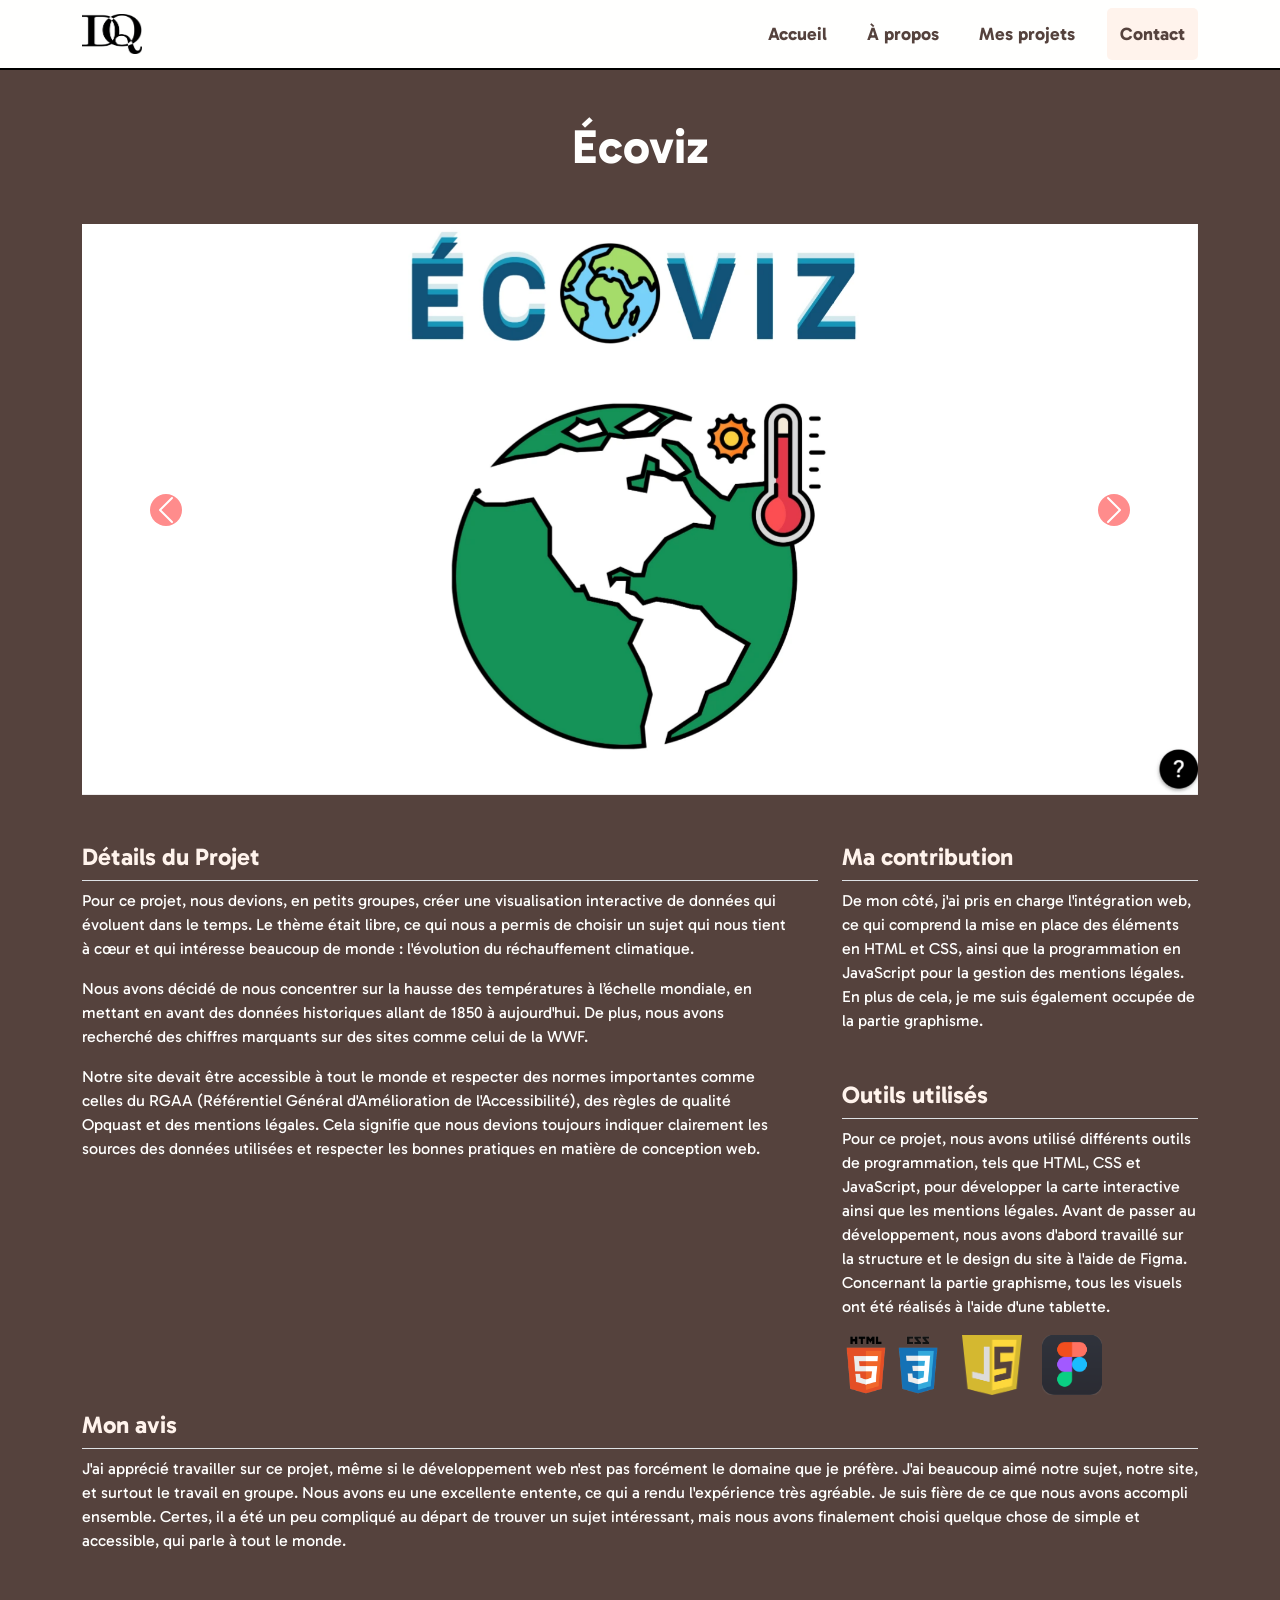
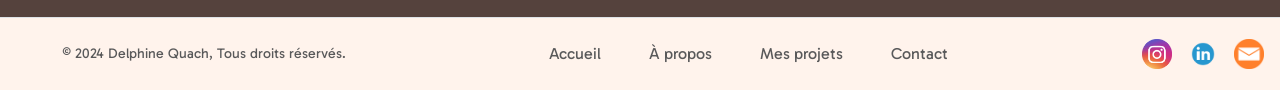
<file: ecoviz.html>
<!DOCTYPE html>
<html lang="fr">
<head>
    <meta charset="UTF-8">
    <meta name="viewport" content="width=device-width, initial-scale=1.0">
    <title>Écoviz</title>
    <link rel="icon" href="image/flavicon.png" type="image/x-icon">
    <link rel="stylesheet" href="dataviz/styles.css">
    <style>
        @import url('https://fonts.googleapis.com/css2?family=Gabarito:wght@400..900&family=Jost:ital,wght@0,100..900;1,100..900&family=Roboto:ital,wght@0,100;0,300;0,400;0,500;0,700;0,900;1,100;1,300;1,400;1,500;1,700;1,900&family=Staatliches&family=Unna:ital,wght@0,400;0,700;1,400;1,700&display=swap');
        </style> 
    <link rel="stylesheet" href="https://cdn.jsdelivr.net/npm/bootstrap@5.3.3/dist/css/bootstrap.min.css">
    <link rel="preconnect" href="https://fonts.googleapis.com">
    <link rel="preconnect" href="https://fonts.gstatic.com" crossorigin>
    <link href="https://fonts.googleapis.com/css2?family=Staatliches&family=Unna:ital,wght@0,400;0,700;1,400;1,700&display=swap" rel="stylesheet">
</head>
<body class="corps">
    <nav class="navbar navbar-expand-lg navbar-light custom-navbar">
        <div class="container">
            <a class="navbar-brand" href="index.html"><img src="image/logo.png" alt="Logo" width="60" height="40"></a>
            
            <button class="navbar-toggler" type="button" data-bs-toggle="collapse" data-bs-target="#navbarNav" aria-controls="navbarNav" aria-expanded="false" aria-label="Toggle navigation">
                <span class="navbar-toggler-icon"></span>
            </button>

	            <div class="collapse navbar-collapse" id="navbarNav">
                <ul class="navbar-nav ms-auto">
                    <li class="nav-item">
                        <a class="nav-link" href="index.html">Accueil</a>
                    </li>
                    <li class="nav-item">
                        <a class="nav-link" href="propos.html">À propos</a>
                    </li>
                    <li class="nav-item">
                        <a class="nav-link" href="projet.html">Mes projets</a>
                    </li>
                    <li class="nav-item contact">
                        <a class="nav-link" href="contact.html" style="margin-right:0;" >Contact</a>
                    </li>
                </ul>
            </div>
        </div>
    </nav>


    <div class="container">
        <h2 class="text-center titre mb-5 mt-5">Écoviz</h2>
        <div id="myCarousel" class="carousel slide mb-5 position-relative" data-bs-ride="carousel">
            <!-- Indicateurs du carrousel -->
            <div class="carousel-indicators">
                <button type="button" data-bs-target="#myCarousel" data-bs-slide-to="0" class="active" aria-current="true" aria-label="Slide 1"></button>
                <button type="button" data-bs-target="#myCarousel" data-bs-slide-to="1" aria-label="Slide 2"></button>
                <button type="button" data-bs-target="#myCarousel" data-bs-slide-to="2" aria-label="Slide 3"></button>
                <button type="button" data-bs-target="#myCarousel" data-bs-slide-to="3" aria-label="Slide 4"></button>
                <button type="button" data-bs-target="#myCarousel" data-bs-slide-to="4" aria-label="Slide 5"></button>
            </div>
    
            <!-- Contenu du carrousel -->
            <div class="carousel-inner">
                <div class="carousel-item active">
                    <img class="d-block w-100 img-fluid object-fit-cover h-auto" src="dataviz/image/capture1.webp" alt="page de garde">
                </div>
                <div class="carousel-item">
                    <img class="d-block w-100 img-fluid object-fit-cover h-auto" src="dataviz/image/capture2.webp" alt="carte">
                </div>
                <div class="carousel-item">
                    <img class="d-block w-100 img-fluid object-fit-cover h-auto" src="dataviz/image/capture3.webp" alt="augmentation de la mer">
                </div>
                <div class="carousel-item">
                    <img class="d-block w-100 img-fluid object-fit-cover h-auto" src="dataviz/image/capture4.webp" alt="baisse des animaux">
                </div>
                <div class="carousel-item">
                    <img class="d-block w-100 img-fluid object-fit-cover h-auto" src="dataviz/image/capture5.webp" alt="Notre Figma">
                </div>
            </div>
    
            <!-- Flèches de navigation -->
            <button class="carousel-control-prev" type="button" data-bs-target="#myCarousel" data-bs-slide="prev">
                <span class="carousel-control-prev-icon" aria-hidden="true"></span>
                <span class="visually-hidden">Previous</span>
            </button>
            <button class="carousel-control-next" type="button" data-bs-target="#myCarousel" data-bs-slide="next">
                <span class="carousel-control-next-icon" aria-hidden="true"></span>
                <span class="visually-hidden">Next</span>
            </button>
        </div>
    </div>
    
    

    <div class="container mt-5">
        <div class="row align-items-start">
            <!-- Détails du Projet à gauche -->
            <div class="col-md-8">
                <div class="section-title">
                    <h2 class="soustitre fs-4 pb-2 border-bottom">Détails du Projet</h2>
                </div>
                <div class="paragraphe fs-6 mt-2" style="padding-right:2em;">
                    <p>
                        Pour ce projet, nous devions, en petits groupes, créer une visualisation interactive de données qui évoluent dans le temps. Le thème était libre, ce qui nous a permis de choisir un sujet qui nous tient à cœur et qui intéresse beaucoup de monde : l'évolution du réchauffement climatique.
                    </p>
                    <p>
                        Nous avons décidé de nous concentrer sur la hausse des températures à l’échelle mondiale, en mettant en avant des données historiques allant de 1850 à aujourd'hui. De plus, nous avons recherché des chiffres marquants sur des sites comme celui de la WWF.
                    </p>
                    <p>
                        Notre site devait être accessible à tout le monde et respecter des normes importantes comme celles du RGAA (Référentiel Général d'Amélioration de l'Accessibilité), des règles de qualité Opquast et des mentions légales. Cela signifie que nous devions toujours indiquer clairement les sources des données utilisées et respecter les bonnes pratiques en matière de conception web.
                    </p>
                </div>
            </div>

            <!-- Ma Contribution et Outils Utilisés à droite -->
            <div class="col-md-4">
                <div class="section-title">
                    <h2 class="soustitre fs-4 pb-2 border-bottom">Ma contribution</h2>
                </div>
                <p class="paragraphe fs-6 mt-2">
                    De mon côté, j'ai pris en charge l'intégration web, ce qui comprend la mise en place des éléments en HTML et CSS, ainsi que la programmation en JavaScript pour la gestion des mentions légales. En plus de cela, je me suis également occupée de la partie graphisme.
                </p>
                <div class="section-title mt-5">
                    <h2 class="soustitre fs-4 pb-2 border-bottom">Outils utilisés</h2>
                </div>
                <p class="paragraphe fs-6 mt-2">
                    Pour ce projet, nous avons utilisé différents outils de programmation, tels que HTML, CSS et JavaScript, pour développer la carte interactive ainsi que les mentions légales. Avant de passer au développement, nous avons d'abord travaillé sur la structure et le design du site à l'aide de Figma. Concernant la partie graphisme, tous les visuels ont été réalisés à l'aide d'une tablette.
                </p>
                <div class="d-flex justify-content-start">
                    <img src="image/html_css.png" alt="HTML & CSS" class="img-fluid" style="width: 100px; height: 60px; margin-right: 20px;">
                    <img src="dataviz/image/javascript.png" alt="JavaScript" class="img-fluid" style="width: 60px; height: 60px; margin-right: 20px;">
                    <img src="image/figma.png" alt="Figma" class="img-fluid" style="width: 60px; height: 60px;">
                </div>
            </div>
        </div>

        <!-- Mon Avis tout en bas -->
        <div class="row mt-3">
            <div class="col-12">
                <div class="section-title">
                    <h2 class="soustitre fs-4 pb-2 border-bottom">Mon avis</h2>
                </div>
                <p class="paragraphe fs-6 mt-2">
                    J'ai apprécié travailler sur ce projet, même si le développement web n'est pas forcément le domaine que je préfère. J'ai beaucoup aimé notre sujet, notre site, et surtout le travail en groupe. Nous avons eu une excellente entente, ce qui a rendu l'expérience très agréable. Je suis fière de ce que nous avons accompli ensemble. Certes, il a été un peu compliqué au départ de trouver un sujet intéressant, mais nous avons finalement choisi quelque chose de simple et accessible, qui parle à tout le monde.
                </p>
            </div>
        </div>
    </div>

    <div class="w-100" style="background-color: #fff3ec;">
        <footer class="d-flex flex-column flex-wrap py-3 mt-5 border-top">
            <div class="d-flex align-items-center justify-content-between w-100 px-3">
                <!-- Logo et Copyright -->
                <div class="d-flex align-items-center">
                    <a href="/" class="me-2 text-body-secondary text-decoration-none lh-1">
                        <svg class="bi" width="30" height="24"><use xlink:href="#bootstrap" /></svg>
                    </a>
                    <span class="p-2 text-body-secondary sousp">&copy; 2024 Delphine Quach, Tous droits réservés.</span>
                </div>
    
                <!-- Liens de navigation -->
                <ul class="nav list-unstyled d-flex mb-0">
                    <li class="ms-3">
                        <a class="nav-link paragraphe text-body-secondary text-decoration-none" href="index.html">Accueil</a>
                    </li>
                    <li class="ms-3">
                        <a class="nav-link paragraphe text-body-secondary text-decoration-none" href="propos.html">À propos</a>
                    </li>
                    <li class="ms-3">
                        <a class="nav-link paragraphe text-body-secondary text-decoration-none" href="projet.html">Mes projets</a>
                    </li>
                    <li class="ms-3">
                        <a class="nav-link paragraphe text-body-secondary text-decoration-none" href="contact.html">Contact</a>
                    </li>
                </ul>
    
                <!-- Réseaux sociaux -->
                <ul class="nav list-unstyled d-flex mb-0">
                    <li class="ms-3">
                        <a class="text-body-secondary" href="https://www.instagram.com/_vne_.75/"><img src="image/insta.png" alt="Instagram" width="30" height="30"></a>
                    </li>
                    <li class="ms-3">
                        <a class="text-body-secondary" href="https://www.linkedin.com/in/delphine-quach-14a2a72a2/"><img src="image/linkedin.png" alt="LinkedIn" width="30" height="30"></a>
                    </li>
                    <li class="ms-3">
                        <a class="text-body-secondary" href="mailto:delphine.quach75n@gmail.com"><img src="image/mail.png" alt="Mail" width="30" height="30"></a>
                    </li>
                </ul>
            </div>
        </footer>
    </div>   

    <script src="https://cdn.jsdelivr.net/npm/@popperjs/core@2.11.8/dist/umd/popper.min.js"></script>
    <script src="https://cdn.jsdelivr.net/npm/bootstrap@5.3.3/dist/js/bootstrap.bundle.min.js"></script>
</body>
</html>
</file>
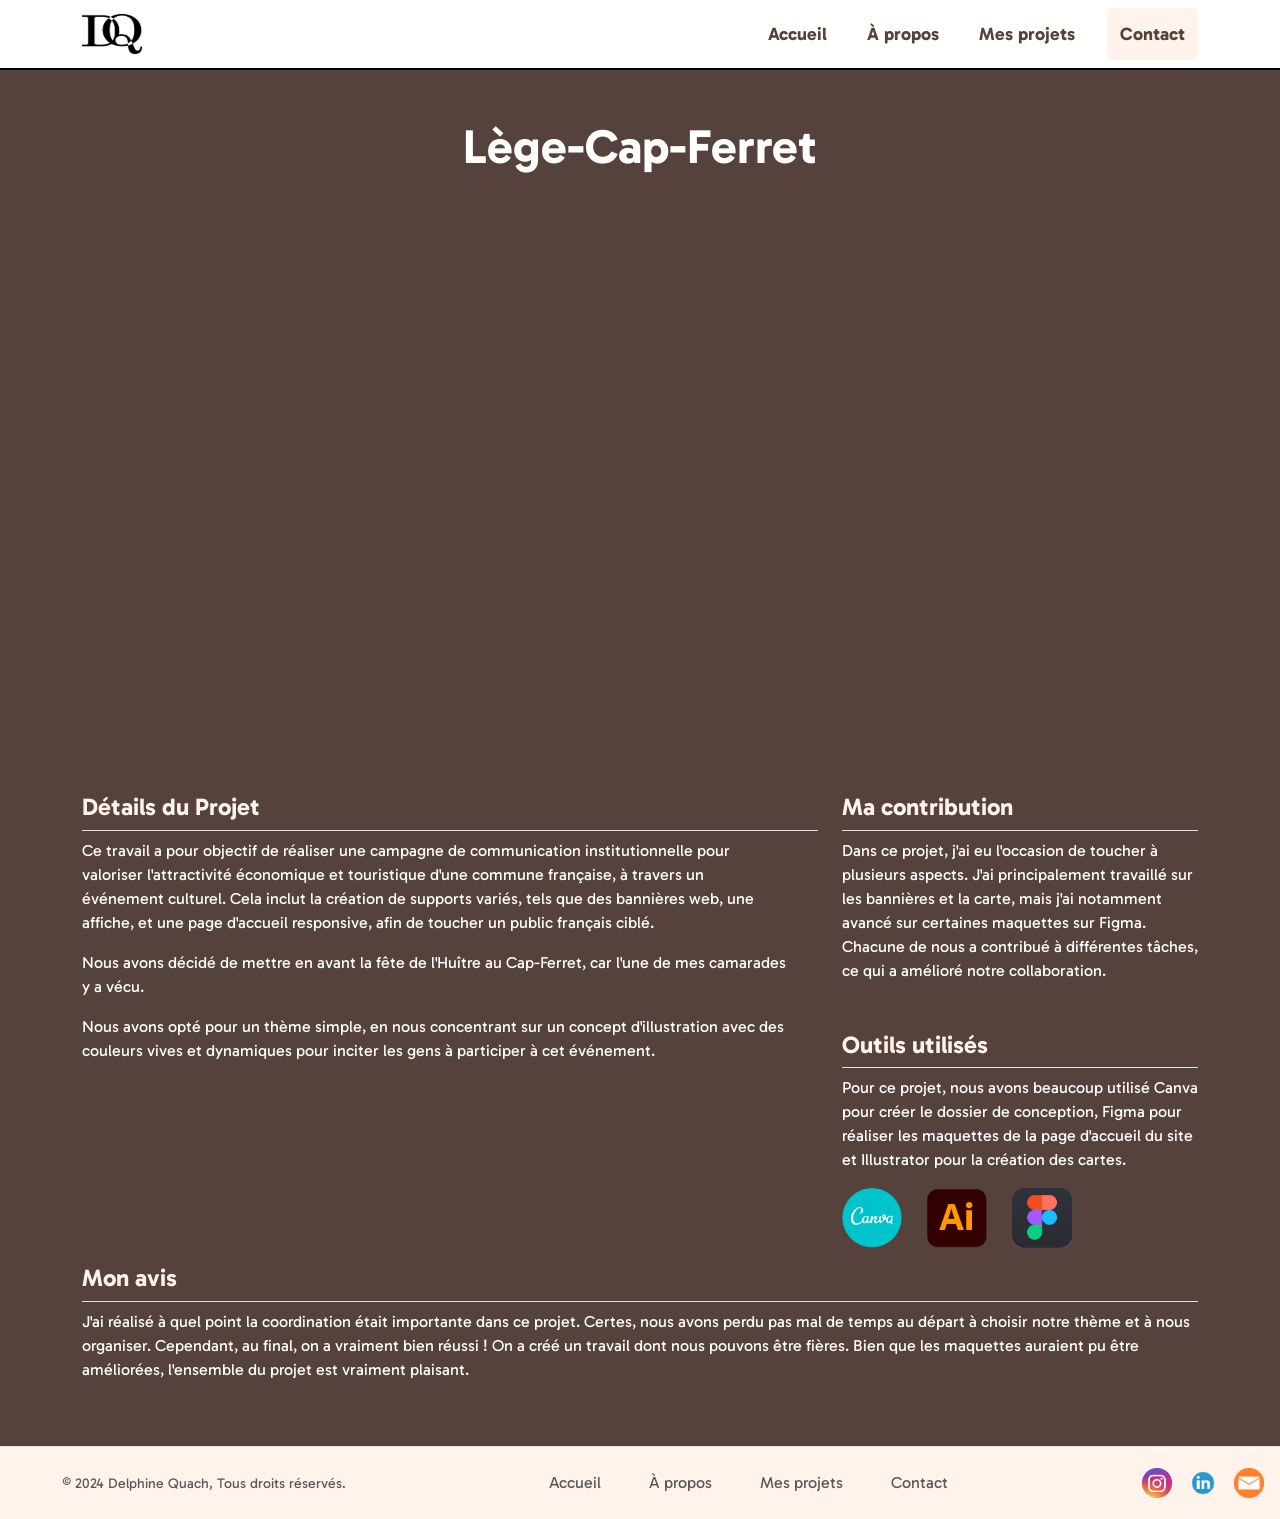
<file: ferret.html>
<!DOCTYPE html>
<html lang="fr">
<head>
    <meta charset="UTF-8">
    <meta name="viewport" content="width=device-width, initial-scale=1.0">
    <title>Cap-Ferret</title>
    <link rel="icon" href="image/flavicon.png" type="image/x-icon">
    <link rel="stylesheet" href="capferret/styles.css">
    <style>
        @import url('https://fonts.googleapis.com/css2?family=Gabarito:wght@400..900&family=Jost:ital,wght@0,100..900;1,100..900&family=Roboto:ital,wght@0,100;0,300;0,400;0,500;0,700;0,900;1,100;1,300;1,400;1,500;1,700;1,900&family=Staatliches&family=Unna:ital,wght@0,400;0,700;1,400;1,700&display=swap');
        </style> 
    <link rel="stylesheet" href="https://cdn.jsdelivr.net/npm/bootstrap@5.3.3/dist/css/bootstrap.min.css">
	<link rel="preconnect" href="https://fonts.googleapis.com">
	<link rel="preconnect" href="https://fonts.gstatic.com" crossorigin>
	<link href="https://fonts.googleapis.com/css2?family=Staatliches&family=Unna:ital,wght@0,400;0,700;1,400;1,700&display=swap" rel="stylesheet">
</head>
<body class="corps">
    <nav class="navbar navbar-expand-lg navbar-light custom-navbar">
        <div class="container">
            <a class="navbar-brand" href="index.html"><img src="image/logo.png" alt="Logo" width="60" height="40"></a>
            
            <button class="navbar-toggler" type="button" data-bs-toggle="collapse" data-bs-target="#navbarNav" aria-controls="navbarNav" aria-expanded="false" aria-label="Toggle navigation">
                <span class="navbar-toggler-icon"></span>
            </button>

	            <div class="collapse navbar-collapse" id="navbarNav">
                <ul class="navbar-nav ms-auto">
                    <li class="nav-item">
                        <a class="nav-link" href="index.html">Accueil</a>
                    </li>
                    <li class="nav-item">
                        <a class="nav-link" href="propos.html">À propos</a>
                    </li>
                    <li class="nav-item">
                        <a class="nav-link" href="projet.html">Mes projets</a>
                    </li>
                    <li class="nav-item contact">
                        <a class="nav-link" href="contact.html" style="margin-right:0;" >Contact</a>
                    </li>
                </ul>
            </div>
        </div>
    </nav>


    <div class="container mt-4">
        <h2 class="text-center titre mb-5 mt-5">Lège-Cap-Ferret</h2>
        <div class="row justify-content-center">
            <div class="col-12 col-md-10">
                <div class="ratio ratio-16x9">
                    <iframe src="capferret/dossier.pdf" class="w-100 h-100" style="border: none;"></iframe>
                </div>
            </div>
        </div>
    </div>
    

    <div class="container mt-5">
        <div class="row align-items-start">
            <!-- Détails du Projet à gauche -->
            <div class="col-md-8">
                <div class="section-title">
                    <h2 class="soustitre fs-4 pb-2 border-bottom">Détails du Projet</h2>
                </div>
                <div class="paragraphe fs-6 mt-2" style="padding-right:2em;">
                <p>
                    Ce travail a pour objectif de réaliser une campagne de communication institutionnelle pour valoriser l'attractivité économique et touristique d'une commune française, à travers un événement culturel. Cela inclut la création de supports variés, tels que des bannières web, une affiche, et une page d'accueil responsive, afin de toucher un public français ciblé.
                </p>
                <p>
                    Nous avons décidé de mettre en avant la fête de l'Huître au Cap-Ferret, car l'une de mes camarades y a vécu.
                </p>
                <p>
                    Nous avons opté pour un thème simple, en nous concentrant sur un concept d'illustration avec des couleurs vives et dynamiques pour inciter les gens à participer à cet événement.
                </p>
                </div>

            </div>
    
            <!-- Ma Contribution et Outils Utilisés à droite -->
            <div class="col-md-4">
                <div class="section-title">
                    <h2 class="soustitre fs-4 pb-2 border-bottom">Ma contribution</h2>
                </div>
                <p class="paragraphe fs-6 mt-2">
                    Dans ce projet, j'ai eu l'occasion de toucher à plusieurs aspects. J'ai principalement travaillé sur les bannières et la carte, mais j'ai notamment avancé sur certaines maquettes sur Figma. Chacune de nous a contribué à différentes tâches, ce qui a amélioré notre collaboration.
                </p>
                <div class="section-title mt-5">
                    <h2 class="soustitre fs-4 pb-2 border-bottom">Outils utilisés</h2>
                </div>
                <p class="paragraphe fs-6 mt-2">
                    Pour ce projet, nous avons beaucoup utilisé Canva pour créer le dossier de conception, Figma pour réaliser les maquettes de la page d'accueil du site et Illustrator pour la création des cartes.
                </p>
                <img src="capferret/image/canva.png" alt="Canva" class="img-fluid" style="width: 60px; height: 60px; margin-right: 20px;">
                <img src="image/illustrator.png" alt="Illustrator" class="img-fluid" style="width: 60px; height: 60px; margin-right: 20px;">
                <img src="image/figma.png" alt="Figma" class="img-fluid" style="width: 60px; height: 60px;">
            </div>
        </div>
    
        <!-- Mon Avis tout en bas -->
        <div class="row mt-3">
            <div class="col-12">
                <div class="section-title">
                    <h2 class="soustitre fs-4 pb-2 border-bottom">Mon avis</h2>
                </div>
                <p class="paragraphe fs-6 mt-2">
                    J'ai réalisé à quel point la coordination était importante dans ce projet. Certes, nous avons perdu pas mal de temps au départ à choisir notre thème et à nous organiser. Cependant, au final, on  a vraiment bien réussi ! On a créé un travail dont nous pouvons être fières. Bien que les maquettes auraient pu être améliorées, l'ensemble du projet est vraiment plaisant. 
                </p>
            </div>
        </div>
    </div>

    <div class="w-100" style="background-color: #fff3ec;">
        <footer class="d-flex flex-column flex-wrap py-3 mt-5 border-top">
            <div class="d-flex align-items-center justify-content-between w-100 px-3">
                <!-- Logo et Copyright -->
                <div class="d-flex align-items-center">
                    <a href="/" class="me-2 text-body-secondary text-decoration-none lh-1">
                        <svg class="bi" width="30" height="24"><use xlink:href="#bootstrap" /></svg>
                    </a>
                    <span class="p-2 text-body-secondary sousp">&copy; 2024 Delphine Quach, Tous droits réservés.</span>
                </div>
    
                <!-- Liens de navigation -->
                <ul class="nav list-unstyled d-flex mb-0">
                    <li class="ms-3">
                        <a class="nav-link paragraphe text-body-secondary text-decoration-none" href="index.html">Accueil</a>
                    </li>
                    <li class="ms-3">
                        <a class="nav-link paragraphe text-body-secondary text-decoration-none" href="propos.html">À propos</a>
                    </li>
                    <li class="ms-3">
                        <a class="nav-link paragraphe text-body-secondary text-decoration-none" href="projet.html">Mes projets</a>
                    </li>
                    <li class="ms-3">
                        <a class="nav-link paragraphe text-body-secondary text-decoration-none" href="contact.html">Contact</a>
                    </li>
                </ul>
    
                <!-- Réseaux sociaux -->
                <ul class="nav list-unstyled d-flex mb-0">
                    <li class="ms-3">
                        <a class="text-body-secondary" href="https://www.instagram.com/_vne_.75/"><img src="image/insta.png" alt="Instagram" width="30" height="30"></a>
                    </li>
                    <li class="ms-3">
                        <a class="text-body-secondary" href="https://www.linkedin.com/in/delphine-quach-14a2a72a2/"><img src="image/linkedin.png" alt="LinkedIn" width="30" height="30"></a>
                    </li>
                    <li class="ms-3">
                        <a class="text-body-secondary" href="mailto:delphine.quach75n@gmail.com"><img src="image/mail.png" alt="Mail" width="30" height="30"></a>
                    </li>
                </ul>
            </div>
        </footer>
    </div>   


    <script src="https://cdn.jsdelivr.net/npm/@popperjs/core@2.11.8/dist/umd/popper.min.js"></script>
    <script src="https://cdn.jsdelivr.net/npm/bootstrap@5.3.3/dist/js/bootstrap.min.js"></script>
    <script src="https://code.jquery.com/jquery-3.5.1.slim.min.js"></script>
    <script src="https://cdn.jsdelivr.net/npm/@popperjs/core@2.9.2/dist/umd/popper.min.js"></script>
    <script src="https://stackpath.bootstrapcdn.com/bootstrap/4.5.2/js/bootstrap.min.js"></script>
</body>
</html>
</file>
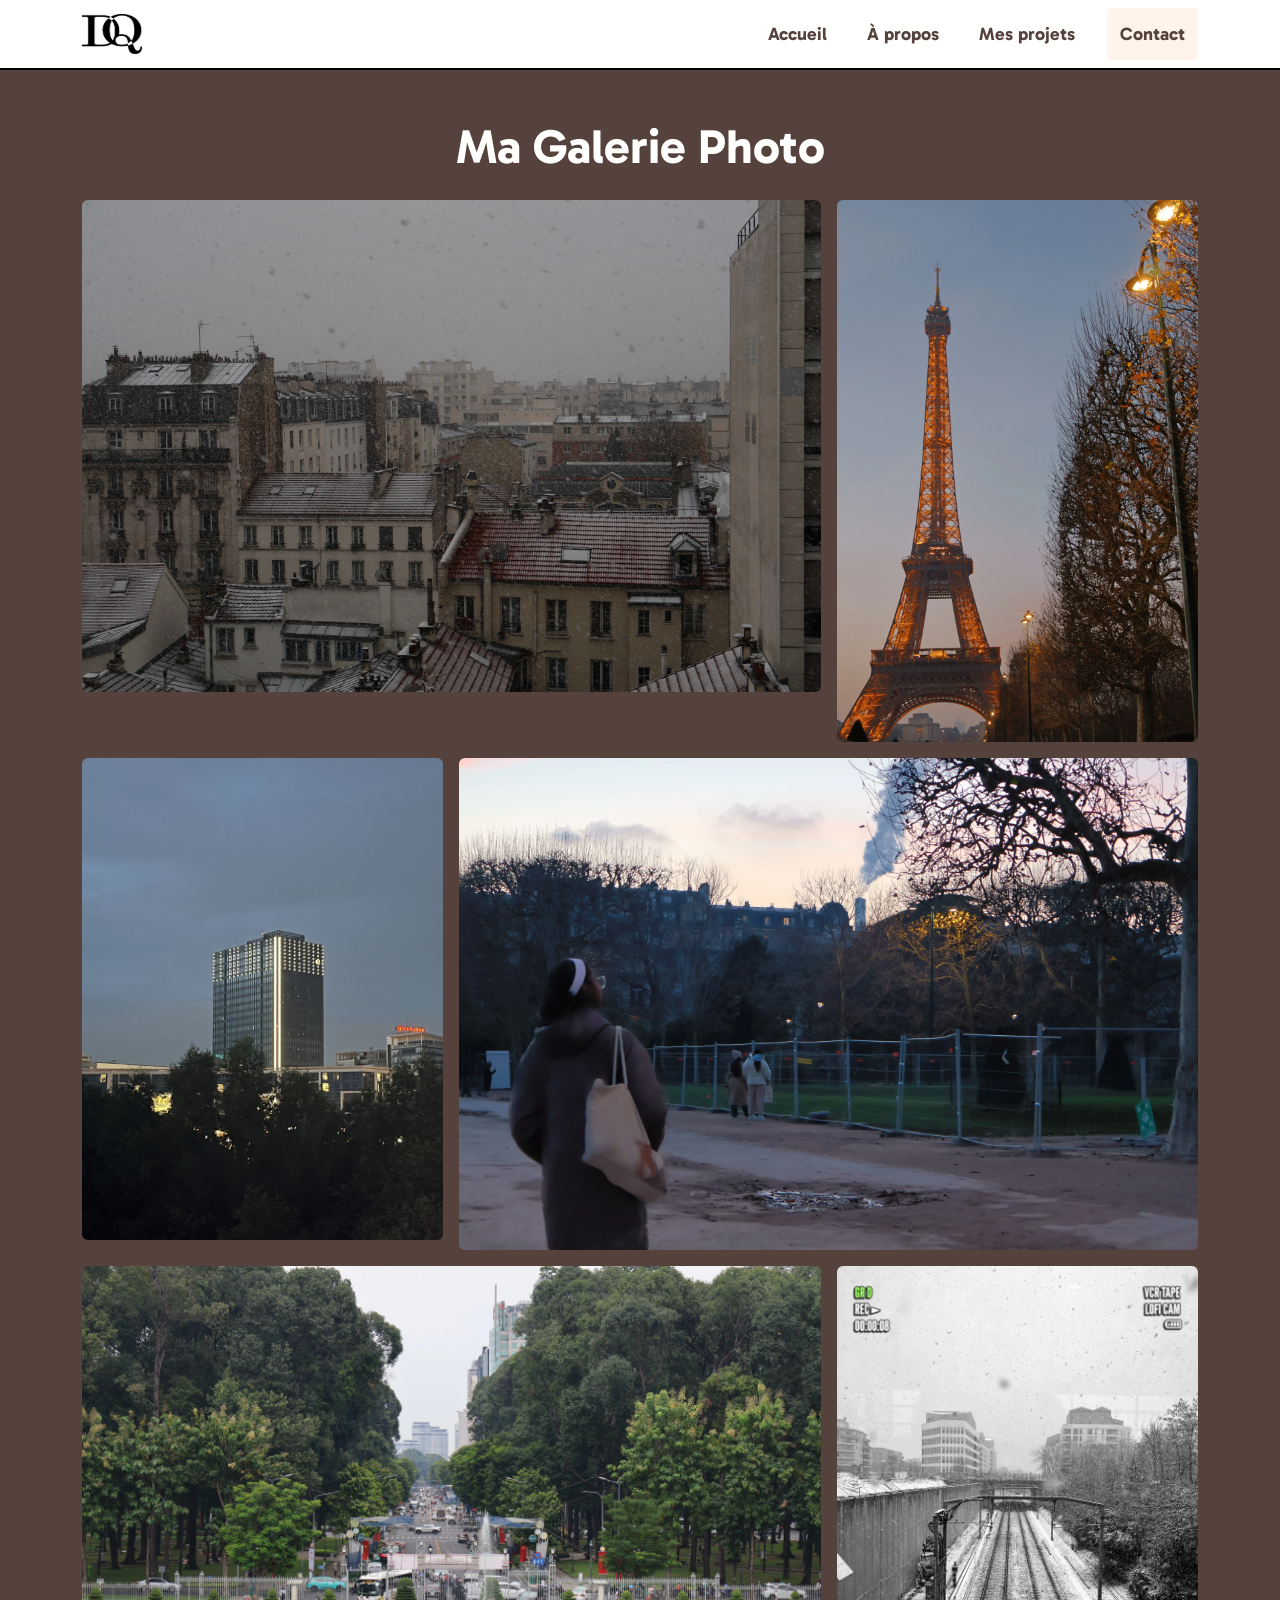
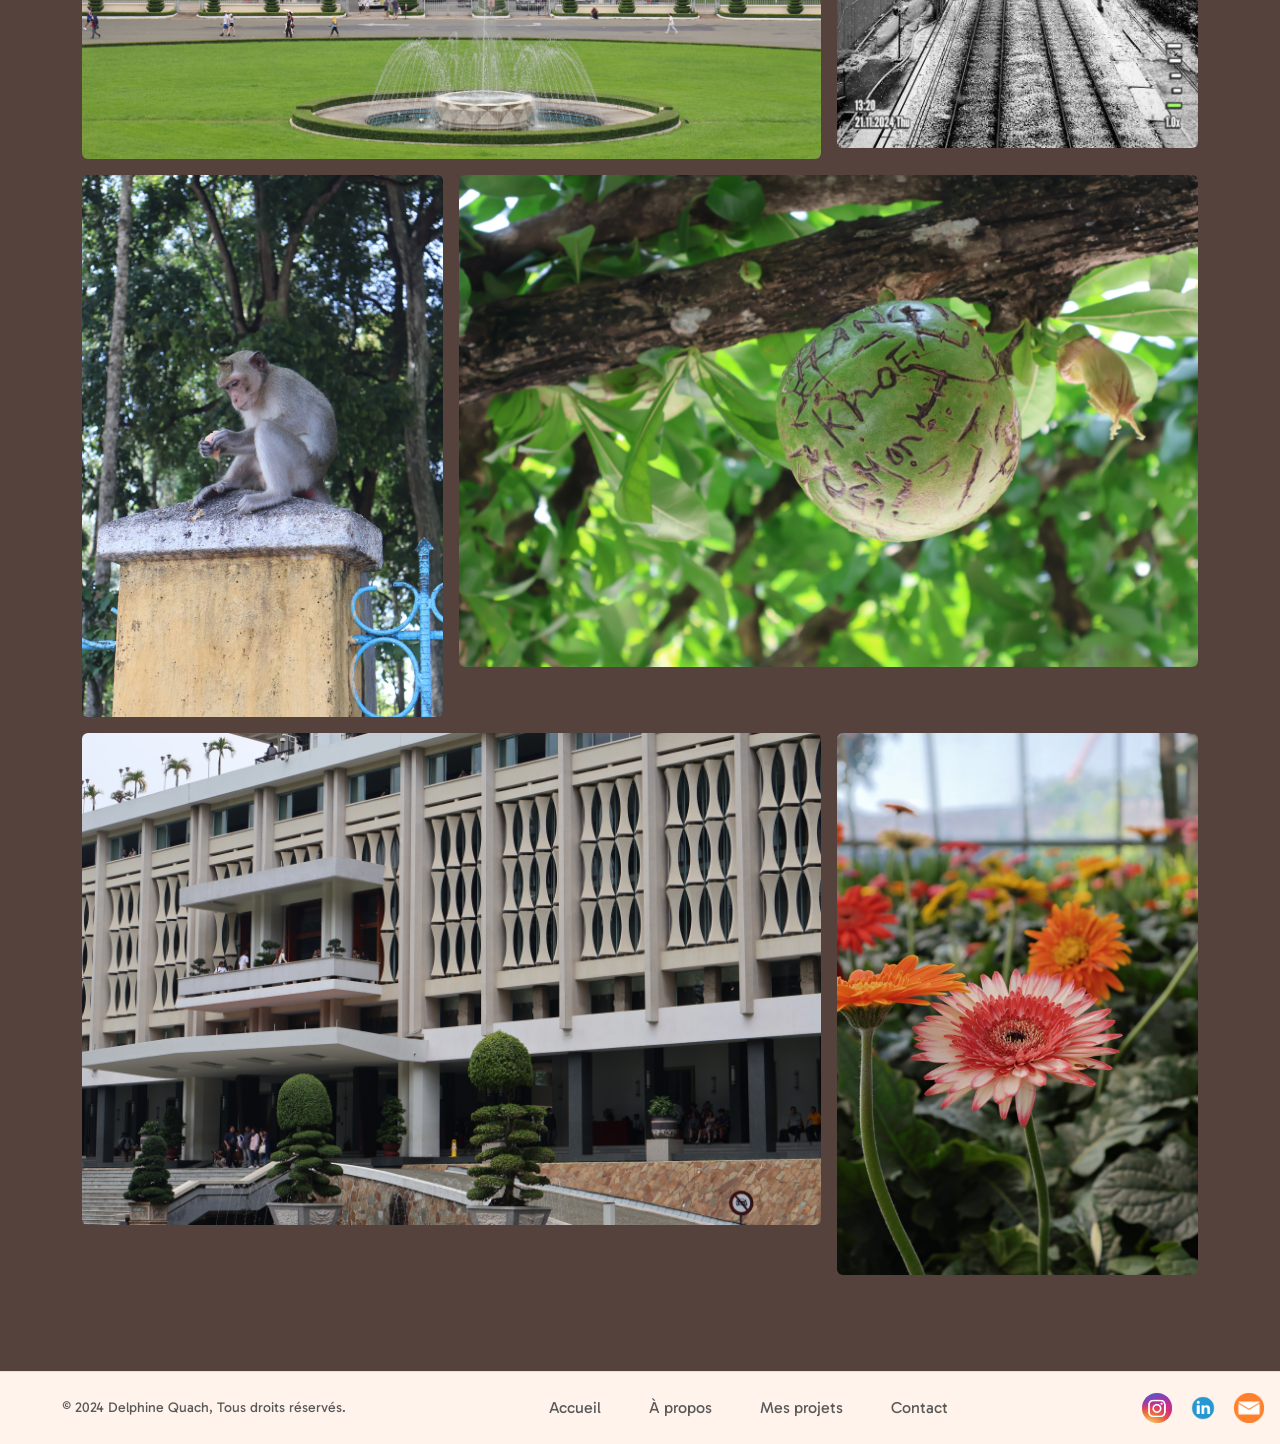
<file: galerie.html>
<!DOCTYPE html>
<html lang="fr">
<head>
    <meta charset="UTF-8">
    <meta name="viewport" content="width=device-width, initial-scale=1.0">
    <title>Galerie photo</title>
    <link rel="icon" href="image/flavicon.png" type="image/x-icon">
    <style>
        @import url('https://fonts.googleapis.com/css2?family=Gabarito:wght@400..900&family=Jost:ital,wght@0,100..900;1,100..900&family=Roboto:ital,wght@0,100;0,300;0,400;0,500;0,700;0,900;1,100;1,300;1,400;1,500;1,700;1,900&family=Staatliches&family=Unna:ital,wght@0,400;0,700;1,400;1,700&display=swap');
        </style> 
    <link rel="stylesheet" href="galerie/styles.css">
    <link rel="stylesheet" href="https://cdn.jsdelivr.net/npm/bootstrap@5.3.3/dist/css/bootstrap.min.css">
	<link rel="preconnect" href="https://fonts.googleapis.com">
	<link rel="preconnect" href="https://fonts.gstatic.com" crossorigin>
	<link href="https://fonts.googleapis.com/css2?family=Staatliches&family=Unna:ital,wght@0,400;0,700;1,400;1,700&display=swap" rel="stylesheet">
</head>
<body class="corps">


    <nav class="navbar navbar-expand-lg navbar-light custom-navbar">
        <div class="container">
            <a class="navbar-brand" href="index.html"><img src="image/logo.png" alt="Logo" width="60" height="40"></a>
            
            <button class="navbar-toggler" type="button" data-bs-toggle="collapse" data-bs-target="#navbarNav" aria-controls="navbarNav" aria-expanded="false" aria-label="Toggle navigation">
                <span class="navbar-toggler-icon"></span>
            </button>

	            <div class="collapse navbar-collapse" id="navbarNav">
                <ul class="navbar-nav ms-auto">
                    <li class="nav-item">
                        <a class="nav-link" href="index.html">Accueil</a>
                    </li>
                    <li class="nav-item">
                        <a class="nav-link" href="propos.html">À propos</a>
                    </li>
                    <li class="nav-item">
                        <a class="nav-link" href="projet.html">Mes projets</a>
                    </li>
                    <li class="nav-item contact">
                        <a class="nav-link" href="contact.html" style="margin-right:0;" >Contact</a>
                    </li>
                </ul>
            </div>
        </div>
    </nav>

    <!-- <div class="container mt-4">
        <h2 class="text-center titre mb-5 mt-5">Galerie</h2>
	</div>
		 -->
         <section class="py-5">
            <div class="container">
                <h2 class="text-center mb-4 titre">Ma Galerie Photo</h2>
        
                <div class="row g-3">
                    <!-- Paysages -->
                    <div class="col-lg-8 col-md-12">
                        <img src="galerie/image/photo9.webp" alt="Paysage 1" class="img-fluid rounded">
                    </div>
                    <div class="col-lg-4 col-md-6">
                        <img src="galerie/image/photo7.webp" alt="Portrait 1" class="img-fluid rounded">
                    </div>
                    <div class="col-lg-4 col-md-6">
                        <img src="galerie/image/photo3.webp" alt="Portrait 2" class="img-fluid rounded">
                    </div>
                    <div class="col-lg-8 col-md-12">
                        <img src="galerie/image/photo10.webp" alt="Paysage 2" class="img-fluid rounded">
                    </div>
                    <!-- Portraits -->
                    <div class="col-lg-8 col-md-12">
                        <img src="galerie/image/photo8.webp" alt="Paysage 3" class="img-fluid rounded">
                    </div>
                    <div class="col-lg-4 col-md-6">
                        <img src="galerie/image/photo5.webp" alt="Portrait 3" class="img-fluid rounded">
                    </div>
                    <div class="col-lg-4 col-md-6">
                        <img src="galerie/image/photo4.webp" alt="Portrait 4" class="img-fluid rounded">
                    </div>
                    <div class="col-lg-8 col-md-12">
                        <img src="galerie/image/photo2.webp" alt="Paysage 4" class="img-fluid rounded">
                    </div>
                    <div class="col-lg-8 col-md-12">
                        <img src="galerie/image/photo6.webp" alt="Paysage 5" class="img-fluid rounded">
                    </div>
                    <div class="col-lg-4 col-md-6">
                        <img src="galerie/image/photo1.webp" alt="Portrait 5" class="img-fluid rounded">
                    </div>
                </div>
            </div>
        </section>
        

        <div class="w-100" style="background-color: #fff3ec;">
            <footer class="d-flex flex-column flex-wrap py-3 mt-5 border-top">
                <div class="d-flex align-items-center justify-content-between w-100 px-3">
                    <!-- Logo et Copyright -->
                    <div class="d-flex align-items-center">
                        <a href="/" class="me-2 text-body-secondary text-decoration-none lh-1">
                            <svg class="bi" width="30" height="24"><use xlink:href="#bootstrap" /></svg>
                        </a>
                        <span class="p-2 text-body-secondary sousp">&copy; 2024 Delphine Quach, Tous droits réservés.</span>
                    </div>
        
                    <!-- Liens de navigation -->
                    <ul class="nav list-unstyled d-flex mb-0">
                        <li class="ms-3">
                            <a class="nav-link paragraphe text-body-secondary text-decoration-none" href="index.html">Accueil</a>
                        </li>
                        <li class="ms-3">
                            <a class="nav-link paragraphe text-body-secondary text-decoration-none" href="propos.html">À propos</a>
                        </li>
                        <li class="ms-3">
                            <a class="nav-link paragraphe text-body-secondary text-decoration-none" href="projet.html">Mes projets</a>
                        </li>
                        <li class="ms-3">
                            <a class="nav-link paragraphe text-body-secondary text-decoration-none" href="contact.html">Contact</a>
                        </li>
                    </ul>
        
                    <!-- Réseaux sociaux -->
                    <ul class="nav list-unstyled d-flex mb-0">
                        <li class="ms-3">
                            <a class="text-body-secondary" href="https://www.instagram.com/_vne_.75/"><img src="image/insta.png" alt="Instagram" width="30" height="30"></a>
                        </li>
                        <li class="ms-3">
                            <a class="text-body-secondary" href="https://www.linkedin.com/in/delphine-quach-14a2a72a2/"><img src="image/linkedin.png" alt="LinkedIn" width="30" height="30"></a>
                        </li>
                        <li class="ms-3">
                            <a class="text-body-secondary" href="mailto:delphine.quach75n@gmail.com"><img src="image/mail.png" alt="Mail" width="30" height="30"></a>
                        </li>
                    </ul>
                </div>
            </footer>
        </div>   


<script src="https://cdn.jsdelivr.net/npm/@popperjs/core@2.11.8/dist/umd/popper.min.js"></script>
<script src="https://cdn.jsdelivr.net/npm/bootstrap@5.3.3/dist/js/bootstrap.min.js"></script>
<script src="https://code.jquery.com/jquery-3.6.0.min.js"></script>
<script src="https://cdn.jsdelivr.net/npm/@popperjs/core@2.11.6/dist/umd/popper.min.js"></script>
<script src="https://stackpath.bootstrapcdn.com/bootstrap/5.3.0/js/bootstrap.min.js"></script>
</body>
</html>
</file>
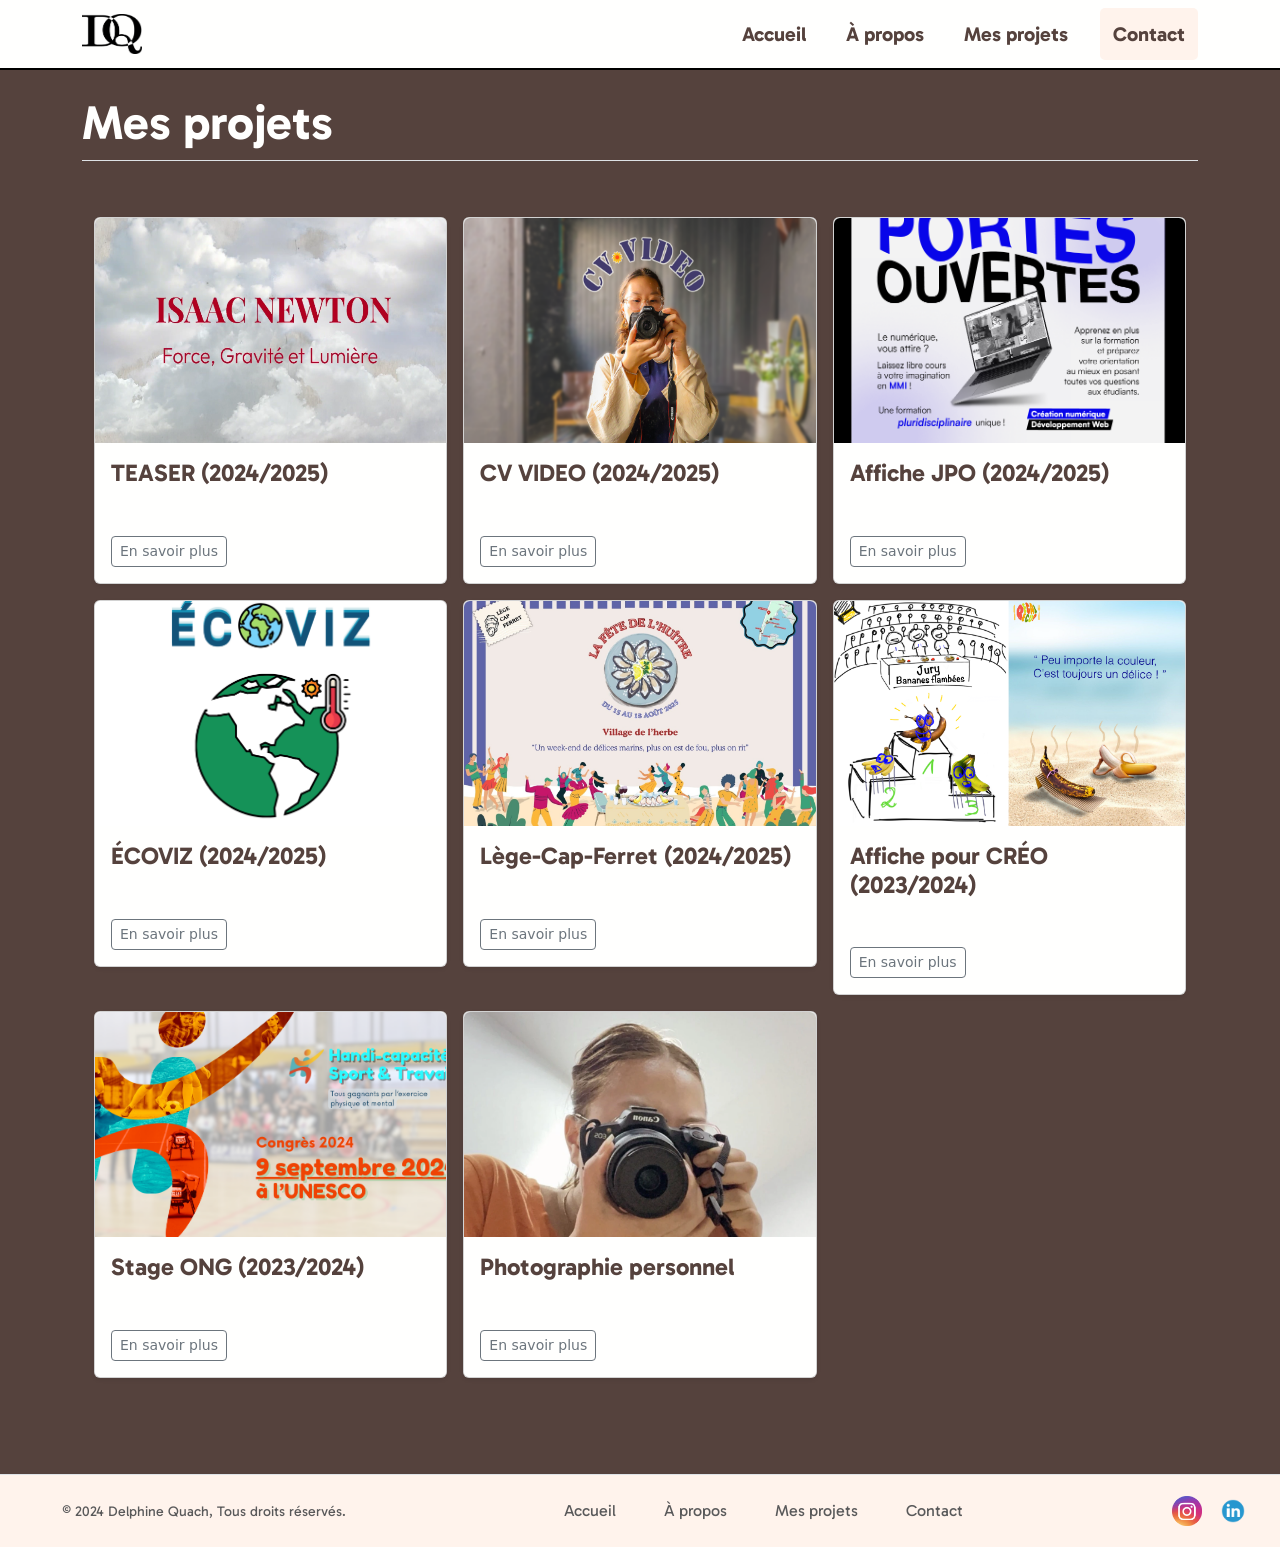
<file: projet.html>
<!DOCTYPE html>
<html lang="fr">
<head>
    <meta charset="UTF-8">
    <meta name="viewport" content="width=device-width, initial-scale=1.0">
    <title>Mes projets</title>
	<link rel="icon" href="image/flavicon.png" type="image/x-icon">
    <link rel="stylesheet" href="styles.css">
	<style>
		@import url('https://fonts.googleapis.com/css2?family=Gabarito:wght@400..900&family=Jost:ital,wght@0,100..900;1,100..900&family=Roboto:ital,wght@0,100;0,300;0,400;0,500;0,700;0,900;1,100;1,300;1,400;1,500;1,700;1,900&family=Staatliches&family=Unna:ital,wght@0,400;0,700;1,400;1,700&display=swap');
		</style> 
    <link rel="stylesheet" href="https://cdn.jsdelivr.net/npm/bootstrap@5.3.3/dist/css/bootstrap.min.css">
	<link rel="preconnect" href="https://fonts.googleapis.com">
	<link rel="preconnect" href="https://fonts.gstatic.com" crossorigin>
	<link href="https://fonts.googleapis.com/css2?family=Staatliches&family=Unna:ital,wght@0,400;0,700;1,400;1,700&display=swap" rel="stylesheet">
</head>
<body class="corps">


    <nav class="navbar navbar-expand-lg navbar-light custom-navbar">
        <div class="container">
            <a class="navbar-brand" href="index.html"><img src="image/logo.png" alt="Logo" width="60" height="40"></a>
            
            <button class="navbar-toggler" type="button" data-bs-toggle="collapse" data-bs-target="#navbarNav" aria-controls="navbarNav" aria-expanded="false" aria-label="Toggle navigation">
                <span class="navbar-toggler-icon"></span>
            </button>

	            <div class="collapse navbar-collapse" id="navbarNav">
                <ul class="navbar-nav ms-auto">
                    <li class="nav-item">
                        <a class="nav-link" href="index.html">Accueil</a>
                    </li>
                    <li class="nav-item">
                        <a class="nav-link" href="propos.html">À propos</a>
                    </li>
                    <li class="nav-item">
                        <a class="nav-link" href="projet.html">Mes projets</a>
                    </li>
                    <li class="nav-item contact">
                        <a class="nav-link" href="contact.html" style="margin-right:0;">Contact</a>
                    </li>
                </ul>
            </div>
        </div>
    </nav>


	<section id="section-projet" class="projet">
		<div class="container">
			<h2 class="pb-2 border-bottom titre mt-4">Mes projets</h2>
				<div class="album py-5 bg-transparent">
					<div class="container">
				
					  <div class="row row-cols-1 row-cols-sm-2 row-cols-md-3 g-3">

						<div class="col">
						  <div class="card shadow-sm hover-effect" onclick="window.location.href='teaser.html'">
							<img class="image" width="100%" height="225" src="image/Isaac Newton.png" style="border-radius: 6px 6px 0 0;" alt="miniature vidéo isaac newton">
							<div class="card-body carte">
							  <h2 class="nomprojet">TEASER (2024/2025)</h2>
							  <div class="d-flex justify-content-between align-items-center">
								<div class="btn-group">
									<button type="button" class="btn btn-sm btn-outline-secondary" onclick="window.location.href='teaser.html'">En savoir plus</button>
								</div>
							  </div>
							</div>
						  </div>
						</div>

						<div class="col">
						  <div class="card shadow-sm hover-effect" onclick="window.location.href='CV_VIDEO.html'">
							<img class="image" width="100%" height="225" src="image/CV VIDEO.png" style="border-radius: 6px 6px 0 0;" alt="miniature CV vidéo">
							<div class="card-body carte">
							  <h2 class="nomprojet">CV VIDEO (2024/2025)</h2>
							  <div class="d-flex justify-content-between align-items-center">
								<div class="btn-group">
									<button type="button" class="btn btn-sm btn-outline-secondary" onclick="window.location.href='CV_VIDEO.html'">En savoir plus</button>
								</div>
							  </div>
							</div>
						  </div>
						</div>

						<div class="col">
						  <div class="card shadow-sm hover-effect" onclick="window.location.href='jpo.html'">
							<img class="image img-fluid" src="JPO/JPO_Finale.png" alt="Affiche jpo finale"
								style="border-radius: 6px 6px 0 0; height: 225px; width: 100%; object-fit: cover;">
							<div class="card-body carte">
							  <h2 class="nomprojet">Affiche JPO (2024/2025)</h2>
							  <div class="d-flex justify-content-between align-items-center">
								<div class="btn-group">
									<button type="button" class="btn btn-sm btn-outline-secondary" onclick="window.location.href='jpo.html'">En savoir plus</button>
								</div>
							  </div>
							</div>
						  </div>
						</div>

						<div class="col">
							<div class="card shadow-sm d-flex justify-content-center hover-effect" onclick="window.location.href='ecoviz.html'">
								<img class="image mx-auto" width="100%" height="225" src="image/ecoviz.png" style="object-fit: cover; border-radius: 6px 6px 0 0;" alt="Ecoviz">
								<div class="card-body carte">
								<h2 class="nomprojet">ÉCOVIZ (2024/2025)</h2>
								<div class="d-flex justify-content-between align-items-center">
								  <div class="btn-group">
									<button type="button" class="btn btn-sm btn-outline-secondary" onclick="window.location.href='ecoviz.html'">En savoir plus</button>
								  </div>
								</div>
							  </div>
							</div>
						</div>

						<div class="col">
							<div class="card shadow-sm d-flex justify-content-center hover-effect" onclick="window.location.href='ferret.html'">
								<img class="image mx-auto" width="100%" height="225" src="image/ferret.png" alt="affiche paysage de notre projet" style="object-fit: cover; border-radius: 6px 6px 0 0;">
								<div class="card-body carte">
								<h2 class="nomprojet">Lège-Cap-Ferret (2024/2025)</h2>
								<div class="d-flex justify-content-between align-items-center">
								  <div class="btn-group">
									<button type="button" class="btn btn-sm btn-outline-secondary" onclick="window.location.href='ferret.html'">En savoir plus</button>
								  </div>
								</div>
							  </div>
							</div>
						</div>

				
						<div class="col">
						  <div class="card shadow-sm hover-effect" onclick="window.location.href='creo.html'">
							<img class="image mx-auto" width="100%" height="225" src="image/affiche.png" alt="affiche Créo" style="object-fit: cover; border-radius: 6px 6px 0 0;">							
							<div class="card-body carte">
							  <h2 class="nomprojet">Affiche pour CRÉO (2023/2024)</h2>
							  <div class="d-flex justify-content-between align-items-center">
								<div class="btn-group">
								  <button type="button" class="btn btn-sm btn-outline-secondary" onclick="window.location.href='creo.html'">En savoir plus</button>
								</div>
							  </div>
							</div>
						  </div>
						</div>

						<div class="col">
							<div class="card shadow-sm hover-effect" onclick="window.location.href='stage.html'">
							  <img class="image mx-auto" width="100%" height="225" src="ong/image/vignette.png" alt="vignette du debut de la vidéo" style="object-fit: cover; border-radius: 6px 6px 0 0;">							
							  <div class="card-body carte">
								<h2 class="nomprojet">Stage ONG (2023/2024)</h2>
								<div class="d-flex justify-content-between align-items-center">
								  <div class="btn-group">
									<button type="button" class="btn btn-sm btn-outline-secondary" onclick="window.location.href='stage.html'">En savoir plus</button>
								  </div>
								</div>
							  </div>
							</div>
						  </div>

						<div class="col">
						  <div class="card shadow-sm hover-effect" onclick="window.location.href='galerie.html'">
                            <img class="image" width="100%" height="225" src="image/picture2.webp" alt="photo de moi avec mon appareil photo" style="object-fit: cover; border-radius: 6px 6px 0 0;">							<div class="card-body carte">
							  <h2 class="nomprojet">Photographie personnel</h2>
							  <div class="d-flex justify-content-between align-items-center">
								<div class="btn-group">
                                    <a href="galerie.html" class="btn btn-sm btn-outline-secondary">En savoir plus</a>
								</div>
							  </div>
							</div>
						  </div>
						</div>
					  </div>
					</div>
				</div>
		</div>
	</section>


    <div class="w-100" style="background-color: #fff3ec;">
        <footer class="d-flex flex-column flex-wrap py-3 mt-5 border-top">
            <div class="d-flex align-items-center justify-content-between w-100 px-3">
                <!-- Logo et Copyright -->
                <div class="d-flex align-items-center">
                    <a href="/" class="me-2 text-body-secondary text-decoration-none lh-1">
                        <svg class="bi" width="30" height="24"><use xlink:href="#bootstrap" /></svg>
                    </a>
                    <span class="p-2 text-body-secondary sousp">&copy; 2024 Delphine Quach, Tous droits réservés.</span>
                </div>
    
                <!-- Liens de navigation -->
                <ul class="nav list-unstyled d-flex mb-0">
                    <li class="ms-3">
                        <a class="nav-link paragraphe text-body-secondary text-decoration-none" href="index.html">Accueil</a>
                    </li>
                    <li class="ms-3">
                        <a class="nav-link paragraphe text-body-secondary text-decoration-none" href="propos.html">À propos</a>
                    </li>
                    <li class="ms-3">
                        <a class="nav-link paragraphe text-body-secondary text-decoration-none" href="projet.html">Mes projets</a>
                    </li>
                    <li class="ms-3">
                        <a class="nav-link paragraphe text-body-secondary text-decoration-none" href="contact.html">Contact</a>
                    </li>
                </ul>
    
                <!-- Réseaux sociaux -->
                <ul class="nav list-unstyled d-flex mb-0">
                    <li class="ms-3">
                        <a class="text-body-secondary" href="https://www.instagram.com/_vne_.75/"><img src="image/insta.png" alt="Instagram" width="30" height="30"></a>
                    </li>
                    <li class="ms-3">
                        <a class="text-body-secondary" href="https://www.linkedin.com/in/delphine-quach-14a2a72a2/"><img src="image/linkedin.png" alt="LinkedIn" width="30" height="30"></a>
                    </li>
                    <li class="ms-3">
                        <a class="text-body-secondary" href="mailto:delphine.quachpro@outlook.com><img src="image/mail.png" alt="Mail" width="30" height="30"></a>
                    </li>
                </ul>
            </div>
        </footer>
    </div>   

	
<script src="https://cdn.jsdelivr.net/npm/@popperjs/core@2.11.8/dist/umd/popper.min.js"></script>
<script src="https://cdn.jsdelivr.net/npm/bootstrap@5.3.3/dist/js/bootstrap.min.js"></script>
<script src="https://code.jquery.com/jquery-3.6.0.min.js"></script>
<script src="https://cdn.jsdelivr.net/npm/@popperjs/core@2.11.6/dist/umd/popper.min.js"></script>
<script src="https://stackpath.bootstrapcdn.com/bootstrap/5.3.0/js/bootstrap.min.js"></script>
</body>
</html>
</file>
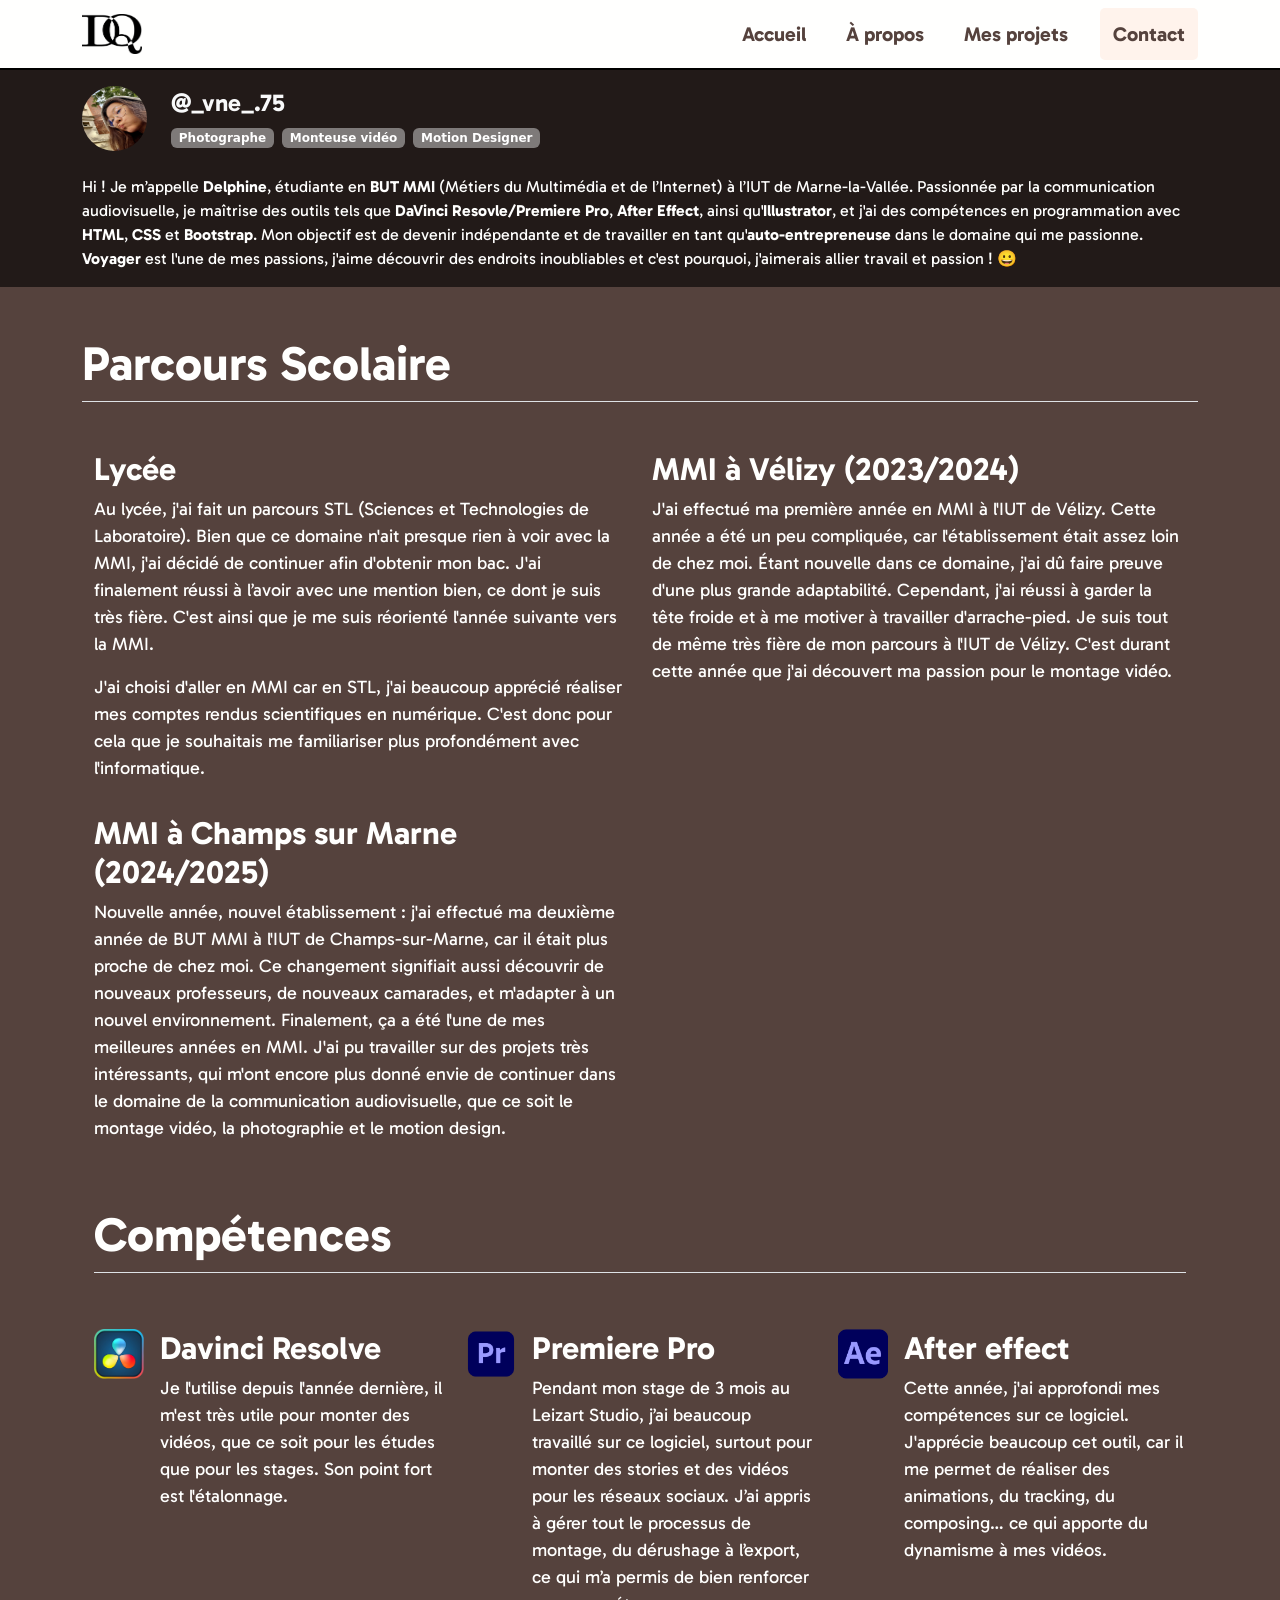
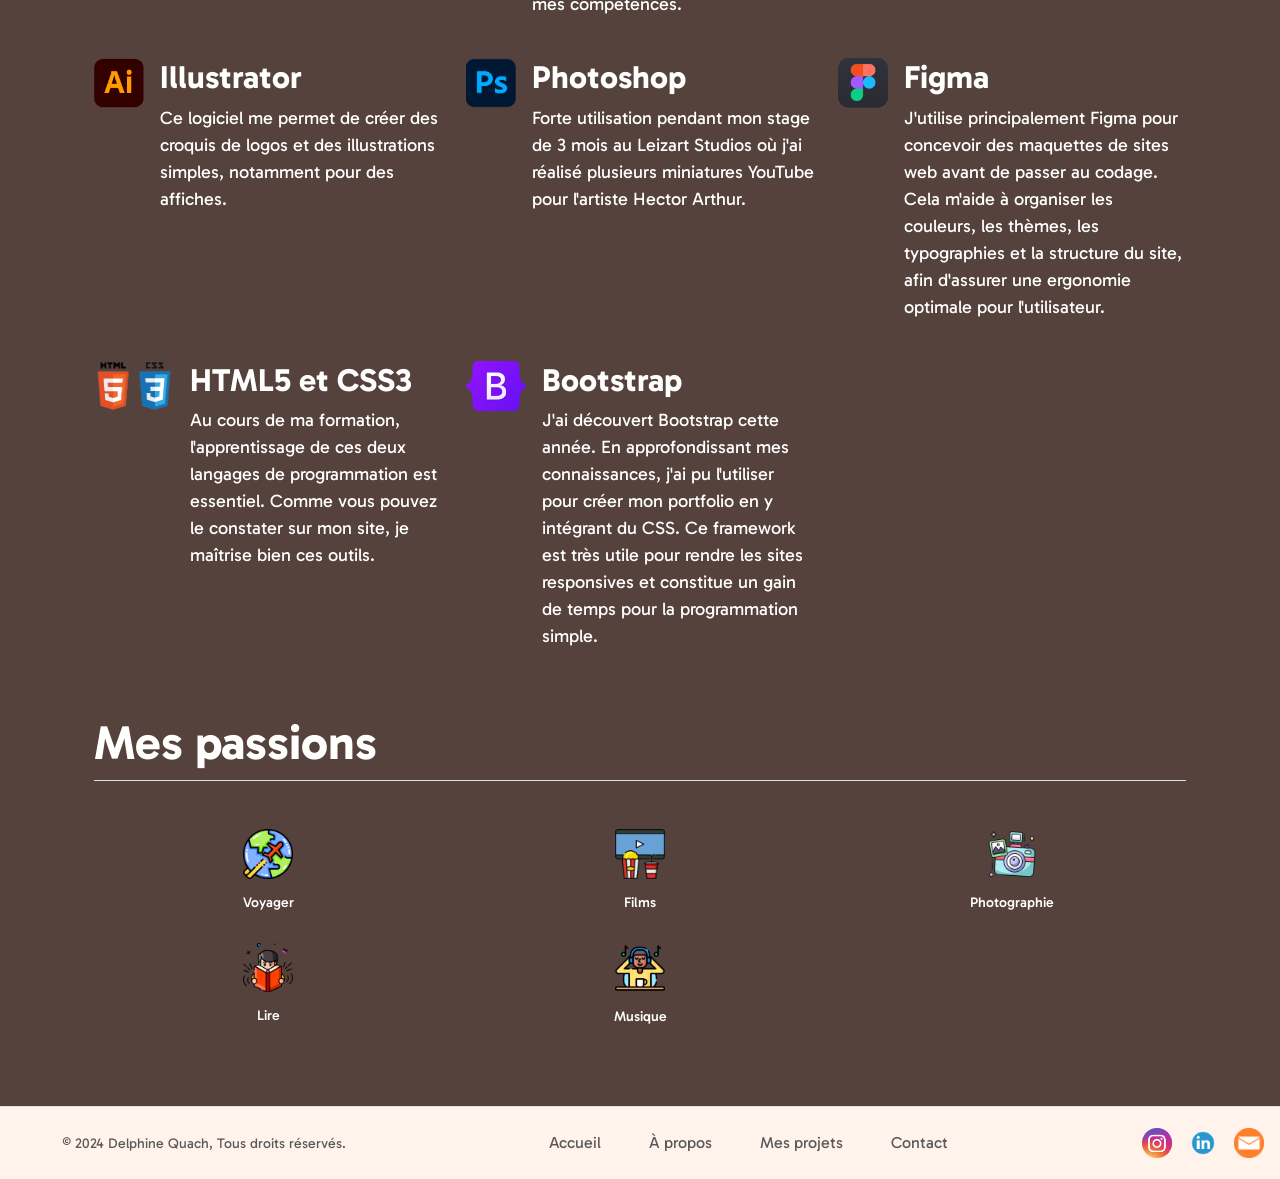
<file: propos.html>
<!DOCTYPE html>
<html lang="fr">
<head>
    <meta charset="UTF-8">
    <meta name="viewport" content="width=device-width, initial-scale=1.0">
    <title>A Propos</title>
	<link rel="icon" href="image/flavicon.png" type="image/x-icon">
	<style>
		@import url('https://fonts.googleapis.com/css2?family=Gabarito:wght@400..900&family=Jost:ital,wght@0,100..900;1,100..900&family=Roboto:ital,wght@0,100;0,300;0,400;0,500;0,700;0,900;1,100;1,300;1,400;1,500;1,700;1,900&family=Staatliches&family=Unna:ital,wght@0,400;0,700;1,400;1,700&display=swap');
		</style> 
    <link rel="stylesheet" href="styles.css">
    <link rel="stylesheet" href="https://cdn.jsdelivr.net/npm/bootstrap@5.3.3/dist/css/bootstrap.min.css">
	<link rel="preconnect" href="https://fonts.googleapis.com">
	<link rel="preconnect" href="https://fonts.gstatic.com" crossorigin>
	<link href="https://fonts.googleapis.com/css2?family=Staatliches&family=Unna:ital,wght@0,400;0,700;1,400;1,700&display=swap" rel="stylesheet">
</head>
<body class="corps">

    <nav class="navbar navbar-expand-lg navbar-light custom-navbar">
        <div class="container">
            <a class="navbar-brand" href="index.html"><img src="image/logo.png" alt="Logo" width="60" height="40"></a>
            
            <button class="navbar-toggler" type="button" data-bs-toggle="collapse" data-bs-target="#navbarNav" aria-controls="navbarNav" aria-expanded="false" aria-label="Toggle navigation">
                <span class="navbar-toggler-icon"></span>
            </button>

	            <div class="collapse navbar-collapse" id="navbarNav">
                    <ul class="navbar-nav ms-auto">
                        <li class="nav-item">
                            <a class="nav-link" href="index.html">Accueil</a>
                        </li>
                        <li class="nav-item">
                            <a class="nav-link" href="propos.html">À propos</a>
                        </li>
                        <li class="nav-item">
                            <a class="nav-link" href="projet.html">Mes projets</a>
                        </li>
                        <li class="nav-item contact">
                            <a class="nav-link" href="contact.html" style="margin-right:0;" >Contact</a>
                        </li>
                    </ul>
            </div>
        </div>
    </nav>

	<section class="propos">
		<div class="w-100" style="background-color: rgba(0, 0, 0, 0.6);">
			<div class="container pt-3">
				<div class="row align-items-center">
					<div class="col-md-6 d-flex align-items-center">
                           <img src="image/photo.webp" alt="Avatar" class="rounded-circle " style="width: 65px; height: 65px;">
						<div class="ms-4">
							<h3 class="text-light mb-1 insta">@_vne_.75</h3>
							<div class="d-flex">
								<span class="badge me-2">Photographe</span>
								<span class="badge me-2">Monteuse vidéo</span>
								<span class="badge">Motion Designer</span>
							</div>
						</div>
					</div>
				</div>
				<div class="row">
					<div class="col-12">
						<p class="paragraphe fs-6 mt-4">
							Hi ! Je m’appelle <b>Delphine</b>, étudiante en <b>BUT MMI</b> (Métiers du Multimédia et de l’Internet) à l’IUT de Marne-la-Vallée. Passionnée par la communication audiovisuelle, je maîtrise des outils tels que <b>DaVinci Resovle/Premiere Pro</b>, <b>After Effect</b>, ainsi qu'<b>Illustrator</b>, et j'ai des compétences en programmation avec <b>HTML</b>, <b>CSS</b> et <b>Bootstrap</b>. Mon objectif est de devenir indépendante et de travailler en tant qu'<b>auto-entrepreneuse</b> dans le domaine qui me passionne. <b>Voyager</b> est l'une de mes passions, j'aime découvrir des endroits inoubliables et c'est pourquoi, j'aimerais allier travail et passion ! &#128512;
						</p>
					</div>
				</div>
			</div>
		</div>

		<div class="container pt-5" id="hanging-icons">
			<h2 class="pb-2 border-bottom titre">Parcours Scolaire</h2>
			<div class="container">
				<div class="row mt-5">
					<div class="col-lg-6">
						<h3 class="soustitre">Lycée</h3>
						<p class="paragraphe">
							Au lycée, j'ai fait un parcours STL (Sciences et Technologies de Laboratoire). Bien que ce domaine n'ait presque rien à voir avec la MMI, j'ai décidé de continuer afin d'obtenir mon bac. J'ai finalement réussi à l’avoir avec une mention bien, ce dont je suis très fière. C'est ainsi que je me suis réorienté l'année suivante vers la MMI.
						</p>
						<p class="paragraphe">
							J'ai choisi d'aller en MMI car en STL, j'ai beaucoup apprécié réaliser mes comptes rendus scientifiques en numérique. C'est donc pour cela que je souhaitais me familiariser plus profondément avec l'informatique.
						</p>
					</div>
					<div class="col-lg-6">
						<h3 class="soustitre">MMI à Vélizy (2023/2024)</h3>
						<p class="paragraphe">
							J'ai effectué ma première année en MMI à l'IUT de Vélizy. Cette année a été un peu compliquée, car l'établissement était assez loin de chez moi. Étant nouvelle dans ce domaine, j'ai dû faire preuve d'une plus grande adaptabilité. Cependant, j'ai réussi à garder la tête froide et à me motiver à travailler d'arrache-pied. Je suis tout de même très fière de mon parcours à l'IUT de Vélizy. C'est durant cette année que j'ai découvert ma passion pour le montage vidéo.
						</p>
					</div>
					<div class="col-lg-6 mt-3">
						<h3 class="soustitre">MMI à Champs sur Marne (2024/2025)</h3>
						<p class="paragraphe">
							Nouvelle année, nouvel établissement : j'ai effectué ma deuxième année de BUT MMI à l'IUT de Champs-sur-Marne, car il était plus proche de chez moi. Ce changement signifiait aussi découvrir de nouveaux professeurs, de nouveaux camarades, et m'adapter à un nouvel environnement. Finalement, ça a été l'une de mes meilleures années en MMI. J'ai pu travailler sur des projets très intéressants, qui m'ont encore plus donné envie de continuer dans le domaine de la communication audiovisuelle, que ce soit le montage vidéo, la photographie et le motion design.
						</p>
					</div>
				</div>
			</div>

		<div class="container pt-5" id="hanging-icons">
			<h2 class="pb-2 border-bottom titre">Compétences</h2>
			<div class="row g-4 py-5 row-cols-1 row-cols-lg-3">
		
			  <div class="col d-flex align-items-start">
				<div class="icon-square text-body-emphasis bg-transparent d-inline-flex align-items-center justify-content-center fs-4 flex-shrink-0 me-3">
					<img width="50px" height="50px" src="image/davinci.png" alt="Davinci Resolve">
				</div>
				<div>
				  <h3 class="soustitre">Davinci Resolve</h3>
				  <p class="paragraphe">Je l'utilise depuis l'année dernière, il m'est très utile pour monter des vidéos, que ce soit pour les études que pour les stages. Son point fort est l'étalonnage. </p>
				</div>
			  </div>

			  <div class="col d-flex align-items-start">
				<div class="icon-square text-body-emphasis bg-transparent d-inline-flex align-items-center justify-content-center fs-4 flex-shrink-0 me-3">
					<img width="50px" height="50px" src="image/premierepro.png" alt="Premiere pro">
				</div>
				<div>
				  <h3 class="soustitre">Premiere Pro</h3>
				  <p class="paragraphe">Pendant mon stage de 3 mois au Leizart Studio, j’ai beaucoup travaillé sur ce logiciel, surtout pour monter des stories et des vidéos pour les réseaux sociaux. J’ai appris à gérer tout le processus de montage, du dérushage à l’export, ce qui m’a permis de bien renforcer mes compétences.</p>
				</div>
			  </div>
		
			  <div class="col d-flex align-items-start">
				<div class="icon-square text-body-emphasis bg-transparent d-inline-flex align-items-center justify-content-center fs-4 flex-shrink-0 me-3">
					<img width="50px" height="50px" src="image/after_effect.png" alt="After Effect">
				</div>
				<div>
				  <h3 class="soustitre">After effect</h3>
				  <p class="paragraphe">Cette année, j'ai approfondi mes compétences sur ce logiciel. J'apprécie beaucoup cet outil, car il me permet de réaliser des animations, du tracking, du composing… ce qui apporte du dynamisme à mes vidéos.</p>
				</div>
			  </div>
		
			  <div class="col d-flex align-items-start">
				<div class="icon-square text-body-emphasis bg-transparent d-inline-flex align-items-center justify-content-center fs-4 flex-shrink-0 me-3">
					<img width="50px" height="50px" src="image/illustrator.png" alt="Illustrator">
				</div>
				<div>
				  <h3 class="soustitre">Illustrator</h3>
				  <p class="paragraphe">Ce logiciel me permet de créer des croquis de logos et des illustrations simples, notamment pour des affiches.</p>
				</div>
			  </div>

			  <div class="col d-flex align-items-start">
				<div class="icon-square text-body-emphasis bg-transparent d-inline-flex align-items-center justify-content-center fs-4 flex-shrink-0 me-3">
					<img width="50px" height="50px" src="image/photoshop.png" alt="Photoshop">
				</div>
				<div>
				  <h3 class="soustitre">Photoshop</h3>
				  <p class="paragraphe">Forte utilisation pendant mon stage de 3 mois au Leizart Studios où j'ai réalisé plusieurs miniatures YouTube pour l'artiste Hector Arthur.</p>
				</div>
			  </div>
		
			  <div class="col d-flex align-items-start">
				<div class="icon-square text-body-emphasis bg-transparent d-inline-flex align-items-center justify-content-center fs-4 flex-shrink-0 me-3">
					<img width="50px" height="50px" src="image/figma.png" alt="Figma">
				</div>
				<div>
				  <h3 class="soustitre">Figma</h3>
				  <p class="paragraphe">J'utilise principalement Figma pour concevoir des maquettes de sites web avant de passer au codage. Cela m'aide à organiser les couleurs, les thèmes, les typographies et la structure du site, afin d'assurer une ergonomie optimale pour l'utilisateur.</p>
				</div>
			  </div>
		
			  <div class="col d-flex align-items-start">
				<div class="icon-square text-body-emphasis bg-transparent d-inline-flex align-items-center justify-content-center fs-4 flex-shrink-0 me-3">
					<img width="80px" height="50px" src="image/html_css.png" alt="HTML5 et CSS3">
				</div>
				<div>
				  <h3 class="soustitre">HTML5 et CSS3</h3>
				  <p class="paragraphe">Au cours de ma formation, l'apprentissage de ces deux langages de programmation est essentiel. Comme vous pouvez le constater sur mon site, je maîtrise bien ces outils.</p>
				</div>
			  </div>
		
			  <div class="col d-flex align-items-start">
				<div class="icon-square text-body-emphasis bg-transparent d-inline-flex align-items-center justify-content-center fs-4 flex-shrink-0 me-3">
					<img width="60px" height="50px" src="image/bootstrap.png" alt="Bootstrap">
				</div>
				<div>
				  <h3 class="soustitre">Bootstrap</h3>
				  <p class="paragraphe">J'ai découvert Bootstrap cette année. En approfondissant mes connaissances, j'ai pu l'utiliser pour créer mon portfolio en y intégrant du CSS. Ce framework est très utile pour rendre les sites responsives et constitue un gain de temps pour la programmation simple.</p>
				</div>
			  </div>
		
			</div>
		  </div>	
		
		  <div class="container pb-4" id="hanging-icons">
			<h2 class="pb-2 border-bottom titre mb-5">Mes passions</h2>
			<div class="row row-cols-2 row-cols-md-3 g-4">
				<div class="col">
					<div class="text-center">
						<img src="image/Voyager.png" alt="Voyager" class="img-fluid mb-3 hover-effect" style="max-width: 50px;">
						<h3 class="sousp">Voyager</h3>
					</div>
				</div>
				<div class="col">
					<div class="text-center">
						<img src="image/film.png" alt="Films" class="img-fluid mb-3 hover-effect" style="max-width: 50px;">
						<h3 class="sousp">Films</h3>
					</div>
				</div>
				<div class="col">
					<div class="text-center">
						<img src="image/Photographie.png" alt="Photographie" class="img-fluid mb-3 hover-effect" style="max-width: 50px;">
						<h3 class="sousp">Photographie</h3>
					</div>
				</div>
				<div class="col">
					<div class="text-center">
						<img src="image/lecture.png" alt="Lire" class="img-fluid mb-3 hover-effect" style="max-width: 50px;">
						<h3 class="sousp">Lire</h3>
					</div>
				</div>
				<div class="col">
					<div class="text-center">
						<img src="image/music.png" alt="Musique" class="img-fluid mb-3 hover-effect" style="max-width: 50px;">
						<h3 class="sousp">Musique</h3>
					</div>
				</div>
			</div>
		</div>
		
		
		


	</section>

	


    <div class="w-100" style="background-color: #fff3ec;">
        <footer class="d-flex flex-column flex-wrap py-3 mt-5 border-top">
            <div class="d-flex align-items-center justify-content-between w-100 px-3">
                <!-- Logo et Copyright -->
                <div class="d-flex align-items-center">
                    <a href="/" class="me-2 text-body-secondary text-decoration-none lh-1">
                        <svg class="bi" width="30" height="24"><use xlink:href="#bootstrap" /></svg>
                    </a>
                    <span class="p-2 text-body-secondary sousp">&copy; 2024 Delphine Quach, Tous droits réservés.</span>
                </div>
    
                <!-- Liens de navigation -->
                <ul class="nav list-unstyled d-flex mb-0">
                    <li class="ms-3">
                        <a class="nav-link paragraphe text-body-secondary text-decoration-none" href="index.html">Accueil</a>
                    </li>
                    <li class="ms-3">
                        <a class="nav-link paragraphe text-body-secondary text-decoration-none" href="propos.html">À propos</a>
                    </li>
                    <li class="ms-3">
                        <a class="nav-link paragraphe text-body-secondary text-decoration-none" href="projet.html">Mes projets</a>
                    </li>
                    <li class="ms-3">
                        <a class="nav-link paragraphe text-body-secondary text-decoration-none" href="contact.html">Contact</a>
                    </li>
                </ul>
    
                <!-- Réseaux sociaux -->
                <ul class="nav list-unstyled d-flex mb-0">
                    <li class="ms-3">
                        <a class="text-body-secondary" href="https://www.instagram.com/_vne_.75/"><img src="image/insta.png" alt="Instagram" width="30" height="30"></a>
                    </li>
                    <li class="ms-3">
                        <a class="text-body-secondary" href="https://www.linkedin.com/in/delphine-quach-14a2a72a2/"><img src="image/linkedin.png" alt="LinkedIn" width="30" height="30"></a>
                    </li>
                    <li class="ms-3">
                        <a class="text-body-secondary" href="mailto:delphine.quachpro@outlook.com"><img src="image/mail.png" alt="Mail" width="30" height="30"></a>
                    </li>
                </ul>
            </div>
        </footer>
    </div>   

<script src="https://cdn.jsdelivr.net/npm/@popperjs/core@2.11.8/dist/umd/popper.min.js"></script>
<script src="https://cdn.jsdelivr.net/npm/bootstrap@5.3.3/dist/js/bootstrap.min.js"></script>
<script src="https://code.jquery.com/jquery-3.6.0.min.js"></script>
<script src="https://cdn.jsdelivr.net/npm/@popperjs/core@2.11.6/dist/umd/popper.min.js"></script>
<script src="https://stackpath.bootstrapcdn.com/bootstrap/5.3.0/js/bootstrap.min.js"></script>
</body>
</html>
</file>
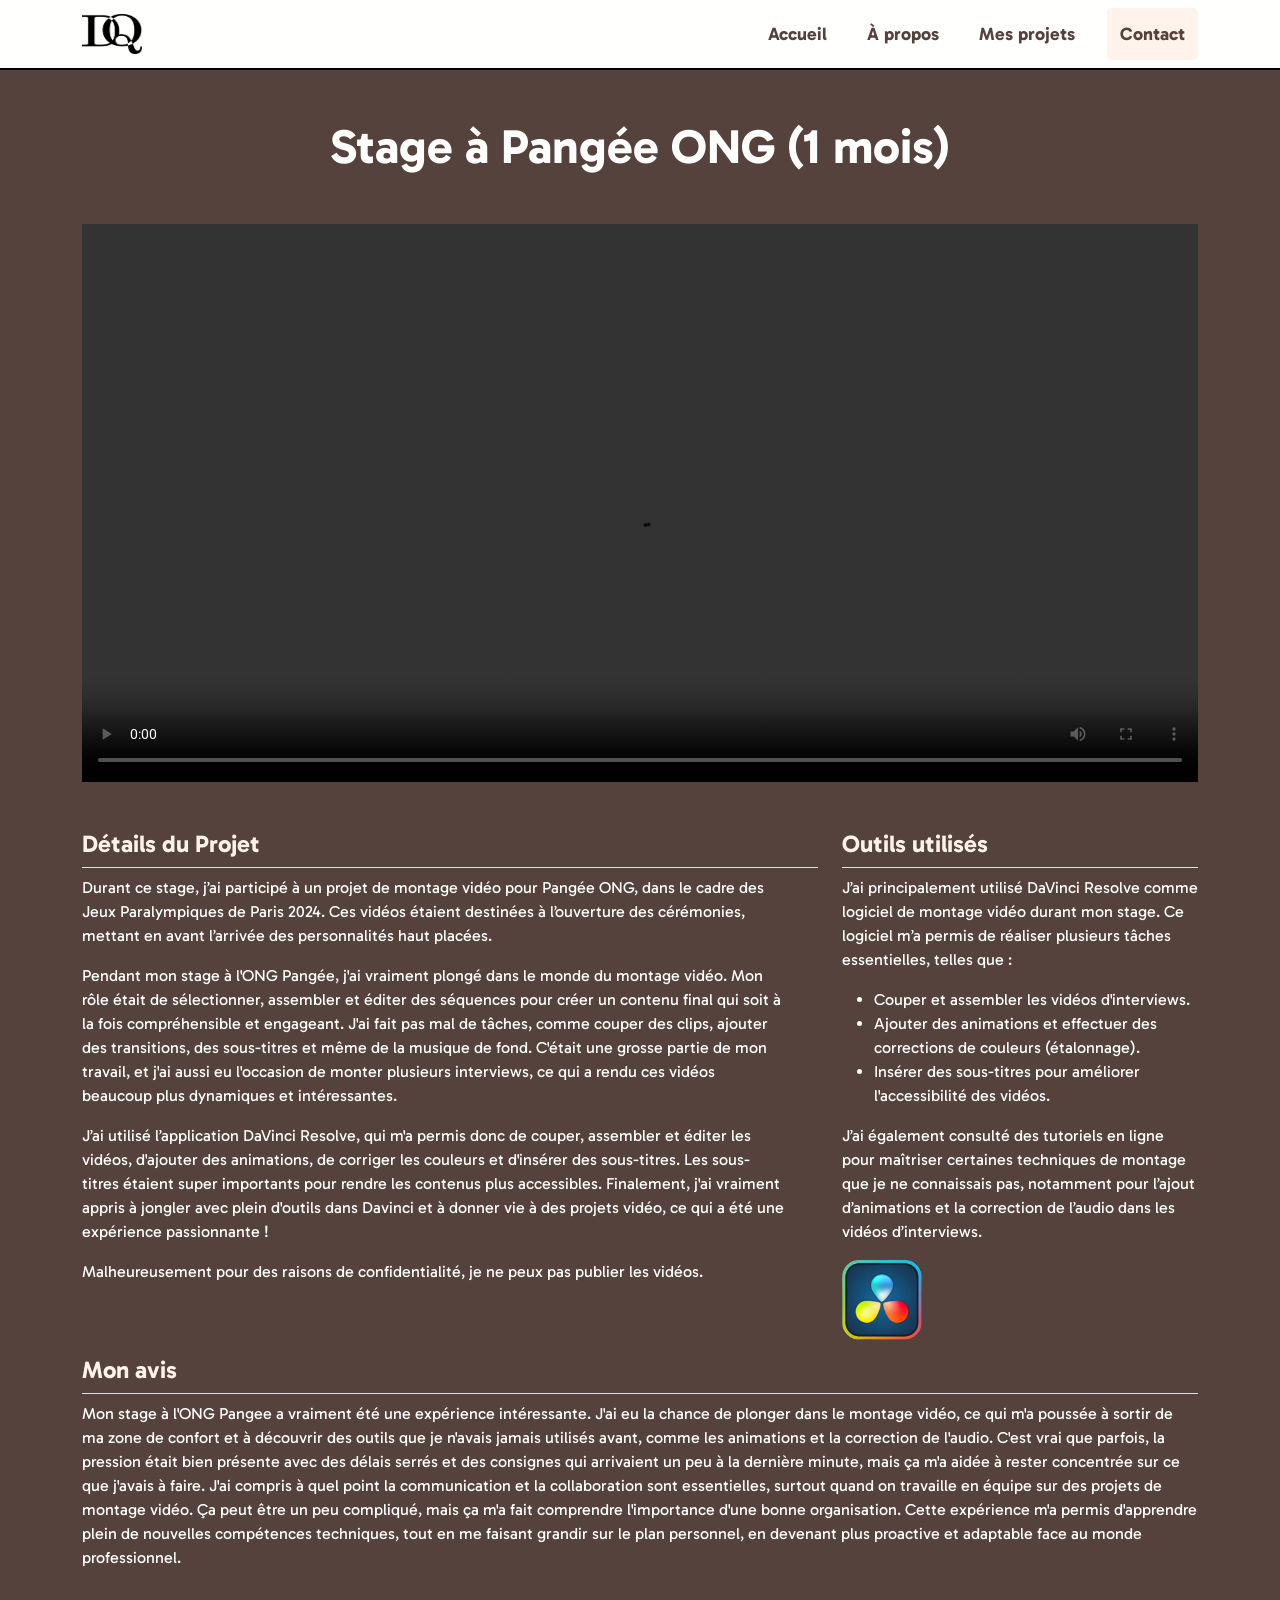
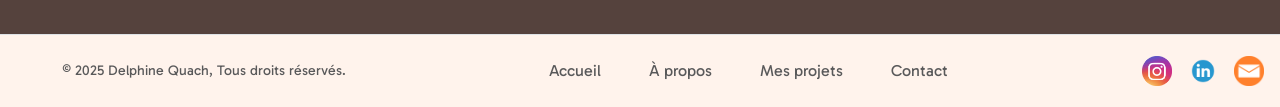
<file: stage.html>
<!DOCTYPE html>
<html lang="fr">
<head>
    <meta charset="UTF-8">
    <meta name="viewport" content="width=device-width, initial-scale=1.0">
    <title>Stage en ONG</title>
    <link rel="icon" href="image/flavicon.png" type="image/x-icon">
    <style>
        @import url('https://fonts.googleapis.com/css2?family=Gabarito:wght@400..900&family=Jost:ital,wght@0,100..900;1,100..900&family=Roboto:ital,wght@0,100;0,300;0,400;0,500;0,700;0,900;1,100;1,300;1,400;1,500;1,700;1,900&family=Staatliches&family=Unna:ital,wght@0,400;0,700;1,400;1,700&display=swap');
        </style> 
    <link rel="stylesheet" href="creo/styles.css">
    <link rel="stylesheet" href="https://cdn.jsdelivr.net/npm/bootstrap@5.3.3/dist/css/bootstrap.min.css">
	<link rel="preconnect" href="https://fonts.googleapis.com">
	<link rel="preconnect" href="https://fonts.gstatic.com" crossorigin>
	<link href="https://fonts.googleapis.com/css2?family=Staatliches&family=Unna:ital,wght@0,400;0,700;1,400;1,700&display=swap" rel="stylesheet">
</head>
<body class="corps">
    <nav class="navbar navbar-expand-lg navbar-light custom-navbar">
        <div class="container">
            <a class="navbar-brand" href="index.html"><img src="image/logo.png" alt="Logo" width="60" height="40"></a>
            
            <button class="navbar-toggler" type="button" data-bs-toggle="collapse" data-bs-target="#navbarNav" aria-controls="navbarNav" aria-expanded="false" aria-label="Toggle navigation">
                <span class="navbar-toggler-icon"></span>
            </button>

	            <div class="collapse navbar-collapse" id="navbarNav">
                <ul class="navbar-nav ms-auto">
                    <li class="nav-item">
                        <a class="nav-link" href="index.html">Accueil</a>
                    </li>
                    <li class="nav-item">
                        <a class="nav-link" href="propos.html">À propos</a>
                    </li>
                    <li class="nav-item">
                        <a class="nav-link" href="projet.html">Mes projets</a>
                    </li>
                    <li class="nav-item contact">
                        <a class="nav-link" href="contact.html" style="margin-right:0;" >Contact</a>
                    </li>
                </ul>
            </div>
        </div>
    </nav>

    <div class="container mt-4">
        <h2 class="text-center titre mb-5 mt-5">Stage à Pangée ONG (1 mois)</h2>
        <div class="row justify-content-center">
            <video controls>
                <source src="ong/teaser 2.mp4" type="video/webm" />
            </video>
        </div>
    </div>
    
    <div class="modal fade" id="imageModal" tabindex="-1" aria-labelledby="imageModalLabel" aria-hidden="true">
        <div class="modal-dialog modal-xl modal-dialog-centered">
            <div class="modal-content">
                <div class="modal-body text-center">
                    <img src="creo/image/affiche.png" class="img-fluid" alt="Affiche agrandie">
                </div>
            </div>
        </div>
    </div>

    <div class="container mt-5">
        <div class="row align-items-start">
            <!-- Détails du Projet à gauche -->
            <div class="col-md-8">
                <div class="section-title">
                    <h2 class="soustitre fs-4 pb-2 border-bottom">Détails du Projet</h2>
                </div>
                <div class="paragraphe fs-6 mt-2" style="padding-right:2em;">
                    <p>
                    Durant ce stage, j’ai participé à un projet de montage vidéo pour Pangée ONG, dans le cadre des Jeux Paralympiques de Paris 2024. Ces vidéos étaient destinées à l’ouverture des cérémonies, mettant en avant l’arrivée des personnalités haut placées.
                    </p>
                    <p>
                        Pendant mon stage à l'ONG Pangée, j'ai vraiment plongé dans le monde du montage vidéo. Mon rôle était de sélectionner, assembler et éditer des séquences pour créer un contenu final qui soit à la fois compréhensible et engageant. J'ai fait pas mal de tâches, comme couper des clips, ajouter des transitions, des sous-titres et même de la musique de fond. C'était une grosse partie de mon travail, et j'ai aussi eu l'occasion de monter plusieurs interviews, ce qui a rendu ces vidéos beaucoup plus dynamiques et intéressantes. 
                    </p>
                    <p>
                        J’ai utilisé l’application DaVinci Resolve, qui m'a permis donc de couper, assembler et éditer les vidéos, d'ajouter des animations, de corriger les couleurs et d'insérer des sous-titres. Les sous-titres étaient super importants pour rendre les contenus plus accessibles. Finalement, j'ai vraiment appris à jongler avec plein d'outils dans Davinci et à donner vie à des projets vidéo, ce qui a été une expérience passionnante !
                    </p>
                    <p>
                        Malheureusement pour des raisons de confidentialité, je ne peux pas publier les vidéos. 
                    </p>
                </div>

            </div>
    
            <!-- Ma Contribution et Outils Utilisés à droite -->
            <div class="col-md-4">
                <div class="section-title">
                    <h2 class="soustitre fs-4 pb-2 border-bottom">Outils utilisés</h2>
                </div>
                <p class="paragraphe fs-6 mt-2">
                    J’ai principalement utilisé DaVinci Resolve comme logiciel de montage vidéo durant mon stage. Ce logiciel m’a permis de réaliser plusieurs tâches essentielles, telles que :
                    <ul class="paragraphe fs-6">
                        <li>Couper et assembler les vidéos d'interviews.</li>
                        <li>Ajouter des animations et effectuer des corrections de couleurs (étalonnage).</li>
                        <li>Insérer des sous-titres pour améliorer l'accessibilité des vidéos.</li>
                    </ul>
                    <p class="paragraphe fs-6">J’ai également consulté des tutoriels en ligne pour maîtriser certaines techniques de montage que je ne connaissais pas, notamment pour l’ajout d’animations et la correction de l’audio dans les vidéos d’interviews.</p>
                </p>
                <img src="image/davinci.png" alt="Canva" class="img-fluid" style="width: 80px; height: 80px; margin-right: 20px;">
            </div>
        </div>
    
        <!-- Mon Avis tout en bas -->
        <div class="row mt-3">
            <div class="col-12">
                <div class="section-title">
                    <h2 class="soustitre fs-4 pb-2 border-bottom">Mon avis</h2>
                </div>
                <p class="paragraphe fs-6 mt-2">
                    Mon stage à l'ONG Pangee a vraiment été une expérience intéressante. J'ai eu la chance de plonger dans le montage vidéo, ce qui m'a poussée à sortir de ma zone de confort et à découvrir des outils que je n'avais jamais utilisés avant, comme les animations et la correction de l'audio. C'est vrai que parfois, la pression était bien présente avec des délais serrés et des consignes qui arrivaient un peu à la dernière minute, mais ça m'a aidée à rester concentrée sur ce que j'avais à faire. J'ai compris à quel point la communication et la collaboration sont essentielles, surtout quand on travaille en équipe sur des projets de montage vidéo. Ça peut être un peu compliqué, mais ça m'a fait comprendre l'importance d'une bonne organisation. Cette expérience m'a permis d'apprendre plein de nouvelles compétences techniques, tout en me faisant grandir sur le plan personnel, en devenant plus proactive et adaptable face au monde professionnel.
                </p>
                </div>
            </div>
    </div>

    <div class="w-100" style="background-color: #fff3ec;">        
        <footer class="d-flex flex-column flex-wrap py-3 mt-5 border-top">
            <div class="d-flex align-items-center justify-content-between w-100 px-3">
                <!-- Logo et Copyright -->
                <div class="d-flex align-items-center">
                    <a href="/" class="me-2 text-body-secondary text-decoration-none lh-1">
                        <svg class="bi" width="30" height="24"><use xlink:href="#bootstrap" /></svg>
                    </a>
                    <span class="p-2 text-body-secondary sousp">&copy; 2025 Delphine Quach, Tous droits réservés.</span>
                </div>
    
                <!-- Liens de navigation -->
                <ul class="nav list-unstyled d-flex mb-0">
                    <li class="ms-3">
                        <a class="nav-link paragraphe text-body-secondary text-decoration-none" href="index.html">Accueil</a>
                    </li>
                    <li class="ms-3">
                        <a class="nav-link paragraphe text-body-secondary text-decoration-none" href="propos.html">À propos</a>
                    </li>
                    <li class="ms-3">
                        <a class="nav-link paragraphe text-body-secondary text-decoration-none" href="projet.html">Mes projets</a>
                    </li>
                    <li class="ms-3">
                        <a class="nav-link paragraphe text-body-secondary text-decoration-none" href="contact.html">Contact</a>
                    </li>
                </ul>
    
                <!-- Réseaux sociaux -->
                <ul class="nav list-unstyled d-flex mb-0">
                    <li class="ms-3">
                        <a class="text-body-secondary" href="https://www.instagram.com/_vne_.75/"><img src="image/insta.png" alt="Instagram" width="30" height="30"></a>
                    </li>
                    <li class="ms-3">
                        <a class="text-body-secondary" href="https://www.linkedin.com/in/delphine-quach-14a2a72a2/"><img src="image/linkedin.png" alt="LinkedIn" width="30" height="30"></a>
                    </li>
                    <li class="ms-3">
                        <a class="text-body-secondary" href="mailto:delphine.quachpro@outlook.com"><img src="image/mail.png" alt="Mail" width="30" height="30"></a>
                    </li>
                </ul>
            </div>
        </footer>
    </div>    
    
    <script src="https://cdn.jsdelivr.net/npm/@popperjs/core@2.11.8/dist/umd/popper.min.js"></script>
    <script src="https://cdn.jsdelivr.net/npm/bootstrap@5.3.3/dist/js/bootstrap.min.js"></script>
    <script src="https://cdn.jsdelivr.net/npm/bootstrap@5.3.3/dist/js/bootstrap.bundle.min.js"></script>
    <script src="https://code.jquery.com/jquery-3.5.1.slim.min.js"></script>
    <script src="https://cdn.jsdelivr.net/npm/@popperjs/core@2.9.2/dist/umd/popper.min.js"></script>
    <script src="https://stackpath.bootstrapcdn.com/bootstrap/4.5.2/js/bootstrap.min.js"></script>
</body>
</html>
</file>
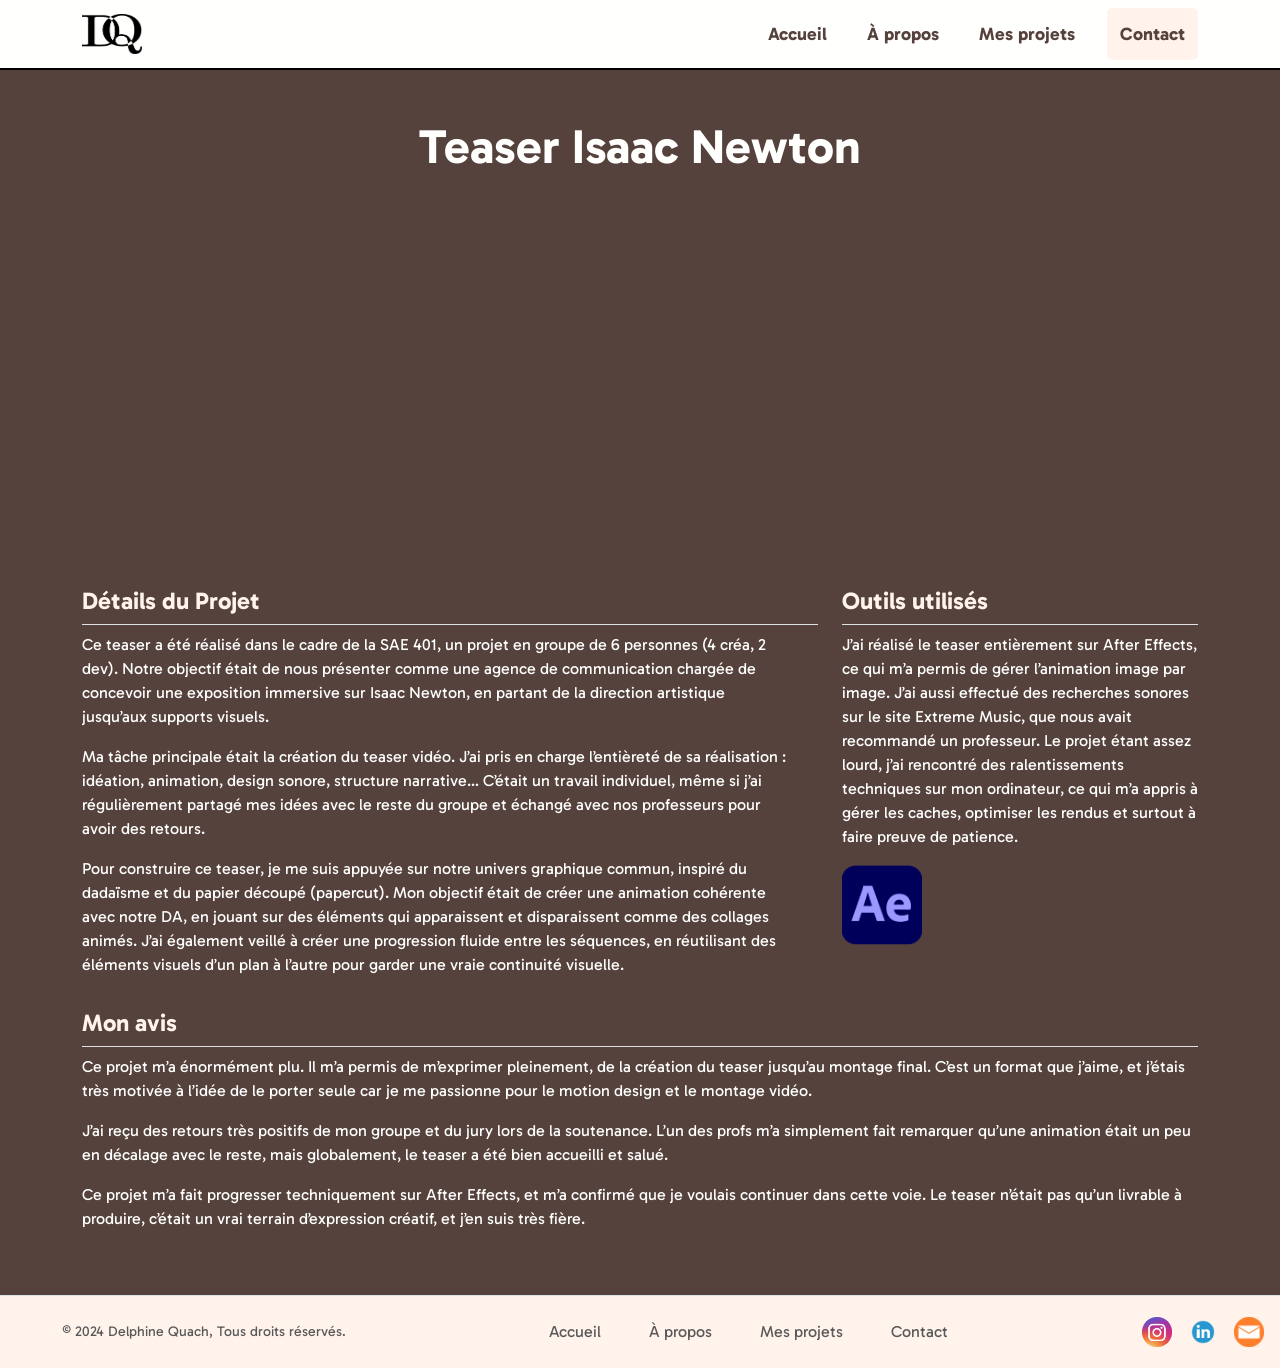
<file: Teaser.html>
<!DOCTYPE html>
<html lang="fr">
<head>
    <meta charset="UTF-8">
    <meta name="viewport" content="width=device-width, initial-scale=1.0">
    <title>TEASER</title>
    <link rel="icon" href="image/flavicon.png" type="image/x-icon">
    <style>
        @import url('https://fonts.googleapis.com/css2?family=Gabarito:wght@400..900&family=Jost:ital,wght@0,100..900;1,100..900&family=Roboto:ital,wght@0,100;0,300;0,400;0,500;0,700;0,900;1,100;1,300;1,400;1,500;1,700;1,900&family=Staatliches&family=Unna:ital,wght@0,400;0,700;1,400;1,700&display=swap');
        </style> 
    <link rel="stylesheet" href="creo/styles.css">
    <link rel="stylesheet" href="https://cdn.jsdelivr.net/npm/bootstrap@5.3.3/dist/css/bootstrap.min.css">
	<link rel="preconnect" href="https://fonts.googleapis.com">
	<link rel="preconnect" href="https://fonts.gstatic.com" crossorigin>
	<link href="https://fonts.googleapis.com/css2?family=Staatliches&family=Unna:ital,wght@0,400;0,700;1,400;1,700&display=swap" rel="stylesheet">
</head>
<body class="corps">
    <nav class="navbar navbar-expand-lg navbar-light custom-navbar">
        <div class="container">
            <a class="navbar-brand" href="index.html"><img src="image/logo.png" alt="Logo" width="60" height="40"></a>
            
            <button class="navbar-toggler" type="button" data-bs-toggle="collapse" data-bs-target="#navbarNav" aria-controls="navbarNav" aria-expanded="false" aria-label="Toggle navigation">
                <span class="navbar-toggler-icon"></span>
            </button>

	            <div class="collapse navbar-collapse" id="navbarNav">
                <ul class="navbar-nav ms-auto">
                    <li class="nav-item">
                        <a class="nav-link" href="index.html">Accueil</a>
                    </li>
                    <li class="nav-item">
                        <a class="nav-link" href="propos.html">À propos</a>
                    </li>
                    <li class="nav-item">
                        <a class="nav-link" href="projet.html">Mes projets</a>
                    </li>
                    <li class="nav-item contact">
                        <a class="nav-link" href="contact.html" style="margin-right:0;" >Contact</a>
                    </li>
                </ul>
            </div>
        </div>
    </nav>

    <div class="container mt-4">
        <h2 class="text-center titre mb-5 mt-5">Teaser Isaac Newton</h2>
        <div class="row justify-content-center">
            <iframe width="560" height="315" src="https://www.youtube.com/embed/G0joEChNDXY?si=IGBpfomRTPJZVQrl" title="YouTube video player" frameborder="0" allow="accelerometer; autoplay; clipboard-write; encrypted-media; gyroscope; picture-in-picture; web-share" referrerpolicy="strict-origin-when-cross-origin" allowfullscreen></iframe>
        </div>
    </div>
    
    <div class="modal fade" id="imageModal" tabindex="-1" aria-labelledby="imageModalLabel" aria-hidden="true">
        <div class="modal-dialog modal-xl modal-dialog-centered">
            <div class="modal-content">
                <div class="modal-body text-center">
                    <img src="creo/image/affiche.png" class="img-fluid" alt="Affiche agrandie">
                </div>
            </div>
        </div>
    </div>

    <div class="container mt-5">
        <div class="row align-items-start">
            <!-- Détails du Projet à gauche -->
            <div class="col-md-8">
                <div class="section-title">
                    <h2 class="soustitre fs-4 pb-2 border-bottom">Détails du Projet</h2>
                </div>
                <div class="paragraphe fs-6 mt-2" style="padding-right:2em;">
                    <p>
                        Ce teaser a été réalisé dans le cadre de la SAE 401, un projet en groupe de 6 personnes (4 créa, 2 dev). Notre objectif était de nous présenter comme une agence de communication chargée de concevoir une exposition immersive sur Isaac Newton, en partant de la direction artistique jusqu’aux supports visuels.
                    </p>
                    <p>
                        Ma tâche principale était la création du teaser vidéo. J’ai pris en charge l’entièreté de sa réalisation : idéation, animation, design sonore, structure narrative… C’était un travail individuel, même si j’ai régulièrement partagé mes idées avec le reste du groupe et échangé avec nos professeurs pour avoir des retours.                    </p>
                    <p>
                        Pour construire ce teaser, je me suis appuyée sur notre univers graphique commun, inspiré du dadaïsme et du papier découpé (papercut). Mon objectif était de créer une animation cohérente avec notre DA, en jouant sur des éléments qui apparaissent et disparaissent comme des collages animés. J’ai également veillé à créer une progression fluide entre les séquences, en réutilisant des éléments visuels d’un plan à l’autre pour garder une vraie continuité visuelle.                    </p>
                </div>

            </div>
    
            <!-- Ma Contribution et Outils Utilisés à droite -->
            <div class="col-md-4">
                <div class="section-title">
                    <h2 class="soustitre fs-4 pb-2 border-bottom">Outils utilisés</h2>
                </div>
                <p class="paragraphe fs-6 mt-2">
                    J’ai réalisé le teaser entièrement sur After Effects, ce qui m’a permis de gérer l’animation image par image. J’ai aussi effectué des recherches sonores sur le site Extreme Music, que nous avait recommandé un professeur.
                    Le projet étant assez lourd, j’ai rencontré des ralentissements techniques sur mon ordinateur, ce qui m’a appris à gérer les caches, optimiser les rendus et surtout à faire preuve de patience.
                    </p>
                <img src="image/after_effect.png" alt="After Effect" class="img-fluid" style="width: 80px; height: 80px; margin-right: 20px;">
            </div>
        </div>
    
        <!-- Mon Avis tout en bas -->
        <div class="row mt-3">
            <div class="col-12">
                <div class="section-title">
                    <h2 class="soustitre fs-4 pb-2 border-bottom">Mon avis</h2>
                </div>
                <p class="paragraphe fs-6 mt-2">
                    Ce projet m’a énormément plu. Il m’a permis de m’exprimer pleinement, de la création du teaser jusqu’au montage final. C’est un format que j’aime, et j’étais très motivée à l’idée de le porter seule car je me passionne pour le motion design et le montage vidéo.
                </p>
                <p class="paragraphe fs-6 mt-2">
                    J’ai reçu des retours très positifs de mon groupe et du jury lors de la soutenance. L’un des profs m’a simplement fait remarquer qu’une animation était un peu en décalage avec le reste, mais globalement, le teaser a été bien accueilli et salué.
                </p>
                <p class="paragraphe fs-6 mt-2">
                    Ce projet m’a fait progresser techniquement sur After Effects, et m’a confirmé que je voulais continuer dans cette voie. Le teaser n’était pas qu’un livrable à produire, c’était un vrai terrain d’expression créatif, et j’en suis très fière.
                </p>
                </div>
            </div>
    </div>

    <div class="w-100" style="background-color: #fff3ec;">        
        <footer class="d-flex flex-column flex-wrap py-3 mt-5 border-top">
            <div class="d-flex align-items-center justify-content-between w-100 px-3">
                <!-- Logo et Copyright -->
                <div class="d-flex align-items-center">
                    <a href="/" class="me-2 text-body-secondary text-decoration-none lh-1">
                        <svg class="bi" width="30" height="24"><use xlink:href="#bootstrap" /></svg>
                    </a>
                    <span class="p-2 text-body-secondary sousp">&copy; 2024 Delphine Quach, Tous droits réservés.</span>
                </div>
    
                <!-- Liens de navigation -->
                <ul class="nav list-unstyled d-flex mb-0">
                    <li class="ms-3">
                        <a class="nav-link paragraphe text-body-secondary text-decoration-none" href="index.html">Accueil</a>
                    </li>
                    <li class="ms-3">
                        <a class="nav-link paragraphe text-body-secondary text-decoration-none" href="propos.html">À propos</a>
                    </li>
                    <li class="ms-3">
                        <a class="nav-link paragraphe text-body-secondary text-decoration-none" href="projet.html">Mes projets</a>
                    </li>
                    <li class="ms-3">
                        <a class="nav-link paragraphe text-body-secondary text-decoration-none" href="contact.html">Contact</a>
                    </li>
                </ul>
    
                <!-- Réseaux sociaux -->
                <ul class="nav list-unstyled d-flex mb-0">
                    <li class="ms-3">
                        <a class="text-body-secondary" href="https://www.instagram.com/_vne_.75/"><img src="image/insta.png" alt="Instagram" width="30" height="30"></a>
                    </li>
                    <li class="ms-3">
                        <a class="text-body-secondary" href="https://www.linkedin.com/in/delphine-quach-14a2a72a2/"><img src="image/linkedin.png" alt="LinkedIn" width="30" height="30"></a>
                    </li>
                    <li class="ms-3">
                        <a class="text-body-secondary" href="mailto:delphine.quachpro@outlook.com"><img src="image/mail.png" alt="Mail" width="30" height="30"></a>
                    </li>
                </ul>
            </div>
        </footer>
    </div>    
    
    <script src="https://cdn.jsdelivr.net/npm/@popperjs/core@2.11.8/dist/umd/popper.min.js"></script>
    <script src="https://cdn.jsdelivr.net/npm/bootstrap@5.3.3/dist/js/bootstrap.min.js"></script>
    <script src="https://cdn.jsdelivr.net/npm/bootstrap@5.3.3/dist/js/bootstrap.bundle.min.js"></script>
    <script src="https://code.jquery.com/jquery-3.5.1.slim.min.js"></script>
    <script src="https://cdn.jsdelivr.net/npm/@popperjs/core@2.9.2/dist/umd/popper.min.js"></script>
    <script src="https://stackpath.bootstrapcdn.com/bootstrap/4.5.2/js/bootstrap.min.js"></script>
</body>
</html>
</file>
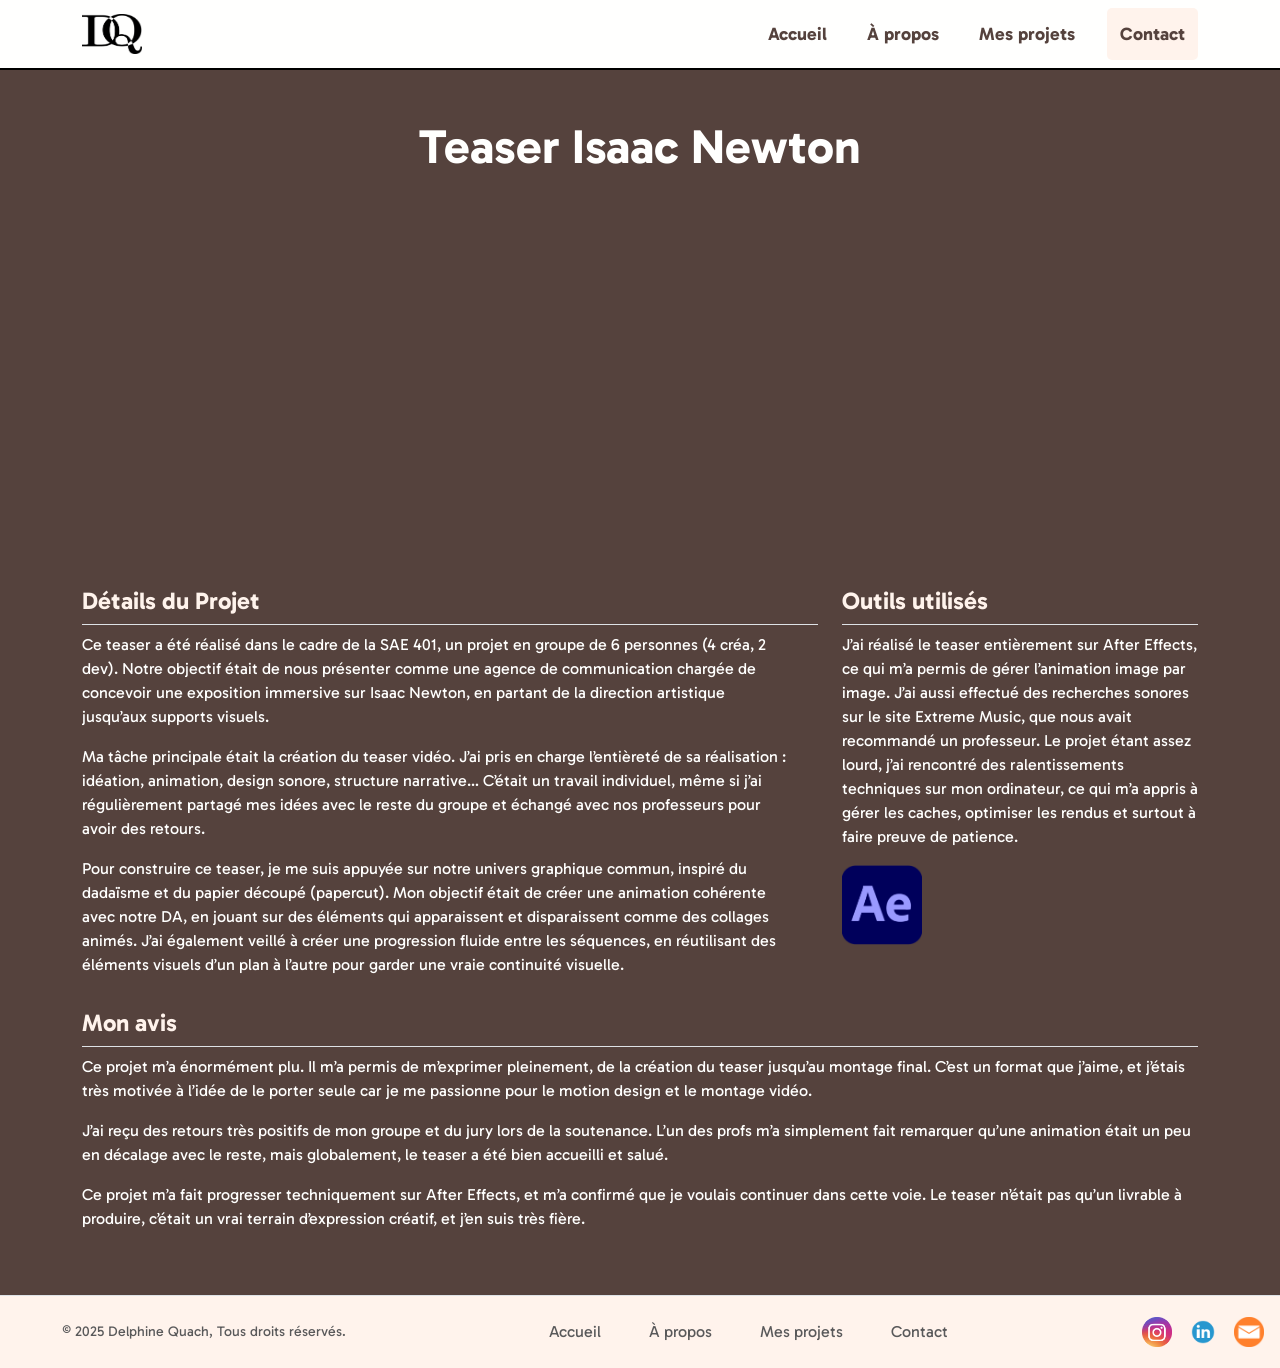
<file: teaser.html>
<!DOCTYPE html>
<html lang="fr">
<head>
    <meta charset="UTF-8">
    <meta name="viewport" content="width=device-width, initial-scale=1.0">
    <title>TEASER</title>
    <link rel="icon" href="image/flavicon.png" type="image/x-icon">
    <style>
        @import url('https://fonts.googleapis.com/css2?family=Gabarito:wght@400..900&family=Jost:ital,wght@0,100..900;1,100..900&family=Roboto:ital,wght@0,100;0,300;0,400;0,500;0,700;0,900;1,100;1,300;1,400;1,500;1,700;1,900&family=Staatliches&family=Unna:ital,wght@0,400;0,700;1,400;1,700&display=swap');
        </style> 
    <link rel="stylesheet" href="creo/styles.css">
    <link rel="stylesheet" href="https://cdn.jsdelivr.net/npm/bootstrap@5.3.3/dist/css/bootstrap.min.css">
	<link rel="preconnect" href="https://fonts.googleapis.com">
	<link rel="preconnect" href="https://fonts.gstatic.com" crossorigin>
	<link href="https://fonts.googleapis.com/css2?family=Staatliches&family=Unna:ital,wght@0,400;0,700;1,400;1,700&display=swap" rel="stylesheet">
</head>
<body class="corps">
    <nav class="navbar navbar-expand-lg navbar-light custom-navbar">
        <div class="container">
            <a class="navbar-brand" href="index.html"><img src="image/logo.png" alt="Logo" width="60" height="40"></a>
            
            <button class="navbar-toggler" type="button" data-bs-toggle="collapse" data-bs-target="#navbarNav" aria-controls="navbarNav" aria-expanded="false" aria-label="Toggle navigation">
                <span class="navbar-toggler-icon"></span>
            </button>

	            <div class="collapse navbar-collapse" id="navbarNav">
                <ul class="navbar-nav ms-auto">
                    <li class="nav-item">
                        <a class="nav-link" href="index.html">Accueil</a>
                    </li>
                    <li class="nav-item">
                        <a class="nav-link" href="propos.html">À propos</a>
                    </li>
                    <li class="nav-item">
                        <a class="nav-link" href="projet.html">Mes projets</a>
                    </li>
                    <li class="nav-item contact">
                        <a class="nav-link" href="contact.html" style="margin-right:0;" >Contact</a>
                    </li>
                </ul>
            </div>
        </div>
    </nav>

    <div class="container mt-4">
        <h2 class="text-center titre mb-5 mt-5">Teaser Isaac Newton</h2>
        <div class="row justify-content-center">
            <iframe width="560" height="315" src="https://www.youtube.com/embed/G0joEChNDXY?si=IGBpfomRTPJZVQrl" title="YouTube video player" frameborder="0" allow="accelerometer; autoplay; clipboard-write; encrypted-media; gyroscope; picture-in-picture; web-share" referrerpolicy="strict-origin-when-cross-origin" allowfullscreen></iframe>
        </div>
    </div>
    
    <div class="modal fade" id="imageModal" tabindex="-1" aria-labelledby="imageModalLabel" aria-hidden="true">
        <div class="modal-dialog modal-xl modal-dialog-centered">
            <div class="modal-content">
                <div class="modal-body text-center">
                    <img src="creo/image/affiche.png" class="img-fluid" alt="Affiche agrandie">
                </div>
            </div>
        </div>
    </div>

    <div class="container mt-5">
        <div class="row align-items-start">
            <!-- Détails du Projet à gauche -->
            <div class="col-md-8">
                <div class="section-title">
                    <h2 class="soustitre fs-4 pb-2 border-bottom">Détails du Projet</h2>
                </div>
                <div class="paragraphe fs-6 mt-2" style="padding-right:2em;">
                    <p>
                        Ce teaser a été réalisé dans le cadre de la SAE 401, un projet en groupe de 6 personnes (4 créa, 2 dev). Notre objectif était de nous présenter comme une agence de communication chargée de concevoir une exposition immersive sur Isaac Newton, en partant de la direction artistique jusqu’aux supports visuels.
                    </p>
                    <p>
                        Ma tâche principale était la création du teaser vidéo. J’ai pris en charge l’entièreté de sa réalisation : idéation, animation, design sonore, structure narrative… C’était un travail individuel, même si j’ai régulièrement partagé mes idées avec le reste du groupe et échangé avec nos professeurs pour avoir des retours.                    </p>
                    <p>
                        Pour construire ce teaser, je me suis appuyée sur notre univers graphique commun, inspiré du dadaïsme et du papier découpé (papercut). Mon objectif était de créer une animation cohérente avec notre DA, en jouant sur des éléments qui apparaissent et disparaissent comme des collages animés. J’ai également veillé à créer une progression fluide entre les séquences, en réutilisant des éléments visuels d’un plan à l’autre pour garder une vraie continuité visuelle.                    </p>
                </div>

            </div>
    
            <!-- Ma Contribution et Outils Utilisés à droite -->
            <div class="col-md-4">
                <div class="section-title">
                    <h2 class="soustitre fs-4 pb-2 border-bottom">Outils utilisés</h2>
                </div>
                <p class="paragraphe fs-6 mt-2">
                    J’ai réalisé le teaser entièrement sur After Effects, ce qui m’a permis de gérer l’animation image par image. J’ai aussi effectué des recherches sonores sur le site Extreme Music, que nous avait recommandé un professeur.
                    Le projet étant assez lourd, j’ai rencontré des ralentissements techniques sur mon ordinateur, ce qui m’a appris à gérer les caches, optimiser les rendus et surtout à faire preuve de patience.
                    </p>
                <img src="image/after_effect.png" alt="After Effect" class="img-fluid" style="width: 80px; height: 80px; margin-right: 20px;">
            </div>
        </div>
    
        <!-- Mon Avis tout en bas -->
        <div class="row mt-3">
            <div class="col-12">
                <div class="section-title">
                    <h2 class="soustitre fs-4 pb-2 border-bottom">Mon avis</h2>
                </div>
                <p class="paragraphe fs-6 mt-2">
                    Ce projet m’a énormément plu. Il m’a permis de m’exprimer pleinement, de la création du teaser jusqu’au montage final. C’est un format que j’aime, et j’étais très motivée à l’idée de le porter seule car je me passionne pour le motion design et le montage vidéo.
                </p>
                <p class="paragraphe fs-6 mt-2">
                    J’ai reçu des retours très positifs de mon groupe et du jury lors de la soutenance. L’un des profs m’a simplement fait remarquer qu’une animation était un peu en décalage avec le reste, mais globalement, le teaser a été bien accueilli et salué.
                </p>
                <p class="paragraphe fs-6 mt-2">
                    Ce projet m’a fait progresser techniquement sur After Effects, et m’a confirmé que je voulais continuer dans cette voie. Le teaser n’était pas qu’un livrable à produire, c’était un vrai terrain d’expression créatif, et j’en suis très fière.
                </p>
                </div>
            </div>
    </div>

    <div class="w-100" style="background-color: #fff3ec;">        
        <footer class="d-flex flex-column flex-wrap py-3 mt-5 border-top">
            <div class="d-flex align-items-center justify-content-between w-100 px-3">
                <!-- Logo et Copyright -->
                <div class="d-flex align-items-center">
                    <a href="/" class="me-2 text-body-secondary text-decoration-none lh-1">
                        <svg class="bi" width="30" height="24"><use xlink:href="#bootstrap" /></svg>
                    </a>
                    <span class="p-2 text-body-secondary sousp">&copy; 2025 Delphine Quach, Tous droits réservés.</span>
                </div>
    
                <!-- Liens de navigation -->
                <ul class="nav list-unstyled d-flex mb-0">
                    <li class="ms-3">
                        <a class="nav-link paragraphe text-body-secondary text-decoration-none" href="index.html">Accueil</a>
                    </li>
                    <li class="ms-3">
                        <a class="nav-link paragraphe text-body-secondary text-decoration-none" href="propos.html">À propos</a>
                    </li>
                    <li class="ms-3">
                        <a class="nav-link paragraphe text-body-secondary text-decoration-none" href="projet.html">Mes projets</a>
                    </li>
                    <li class="ms-3">
                        <a class="nav-link paragraphe text-body-secondary text-decoration-none" href="contact.html">Contact</a>
                    </li>
                </ul>
    
                <!-- Réseaux sociaux -->
                <ul class="nav list-unstyled d-flex mb-0">
                    <li class="ms-3">
                        <a class="text-body-secondary" href="https://www.instagram.com/_vne_.75/"><img src="image/insta.png" alt="Instagram" width="30" height="30"></a>
                    </li>
                    <li class="ms-3">
                        <a class="text-body-secondary" href="https://www.linkedin.com/in/delphine-quach-14a2a72a2/"><img src="image/linkedin.png" alt="LinkedIn" width="30" height="30"></a>
                    </li>
                    <li class="ms-3">
                        <a class="text-body-secondary" href="mailto:delphine.quachpro@outlook.com"><img src="image/mail.png" alt="Mail" width="30" height="30"></a>
                    </li>
                </ul>
            </div>
        </footer>
    </div>    
    
    <script src="https://cdn.jsdelivr.net/npm/@popperjs/core@2.11.8/dist/umd/popper.min.js"></script>
    <script src="https://cdn.jsdelivr.net/npm/bootstrap@5.3.3/dist/js/bootstrap.min.js"></script>
    <script src="https://cdn.jsdelivr.net/npm/bootstrap@5.3.3/dist/js/bootstrap.bundle.min.js"></script>
    <script src="https://code.jquery.com/jquery-3.5.1.slim.min.js"></script>
    <script src="https://cdn.jsdelivr.net/npm/@popperjs/core@2.9.2/dist/umd/popper.min.js"></script>
    <script src="https://stackpath.bootstrapcdn.com/bootstrap/4.5.2/js/bootstrap.min.js"></script>
</body>
</html>
</file>
<file: styles.css>
:root {
	--noir: #55423d; 
	--bleu-clair: #fff3ec;
	--marron: #ffc0ad; 
	--beige: #fffffe;
	--bleu: #9656a1;
	/* --paragraphe: font-family: "Gabarito", serif; font-size: 14px; color: var(--beige);
	--sousparagraphe: font-family: "Gabarito", serif; font-size: 12px; color: var(--beige); */
}

html {
	scroll-behavior: smooth;
}

.corps{
	background-color: var(--noir);
}
.custom-navbar {
	background-color: var(--beige);
}
.container{
	margin-right:auto;
	margin-left: auto;
	align-items: center;
}

.navbar-nav .nav-link {
    font-family: "Gabarito", serif;
    font-size: 20px; 
	font-style: normal; 
	font-variant: normal; 
	font-weight: 700; 
	line-height: 26.4px;
	color: var(--noir);
	transition: color 0.3s ease; 
	margin-right: 1.5rem;
}
.navbar-nav .nav-link:hover {
	color: black;
}
.navbar {
	border-bottom: 2px solid black;
}

@media (min-width: 1200px) {
    .name {
        font-size: 4.5em;
    }
}

.name{
	line-height: 1.2;
	font-family: "Unna", serif;
	font-weight: bold;
	font-style: normal;
	color:var(--beige);
}

/* .moi{
	margin-top:7em;
	width: 505px;
	height: 400px;
} */

.soustitre{
    font-family: "Gabarito", serif;
    font-size: 24pt;
	font-weight: bold;
	color:var(--beige);
}

.contact{
	background-color: var(--bleu-clair);
	padding:5px;
	border-radius: 5px;
	margin-right: 0;
}

.contact:hover{
	background-color: var(--bleu);
}

.navbar-nav{
	align-items: center;
}

.sousp{
	font-family: "Gabarito", serif;
	font-size: 14px; 
	color: var(--beige);
 }
 

.avatar-placeholder {
    width: 80px; /* Taille de l'avatar */
    height: 80px; /* Taille de l'avatar */
    background-color: var(--bleu-clair); /* Couleur temporaire */
}
h3 {
    font-size: 1.5rem;
    font-weight: bold;
}
.badge {
    font-size: 0.9rem; /* Taille des badges */
    padding: 0.4rem 0.7rem;
    border-radius: 10px;
}

.post{
	padding:1em;
}

.insta{
    font-family: "Gabarito", serif;
    font-size: 24px;
	font-weight: bold;
	line-height: auto;
}

.badge{
	font-size: 0.9rem;
	background-color: rgba(217, 217, 217, 0.5);
	margin-top:0.5em;
}

.titre{
	font-family: "Gabarito", serif;
	font-size: 48px;
	font-weight: bold;
	color:var(--beige);
}


.paragraphe {
    font-family: "Gabarito", serif; 
    font-size: 16px; 
    color: var(--beige);
}

/* Pour les écrans plus petits (ex. iPhone SE) */
@media (max-width: 576px) {
    .paragraphe {
        font-size: 14px; /* Taille de police plus petite */
    }
}

/* Pour les écrans petits (ex. tablettes) */
@media (min-width: 576px) and (max-width: 768px) {
    .paragraphe {
        font-size: 15px; /* Taille de police légèrement plus grande */
    }
}

/* Pour les écrans moyens (ex. petits ordinateurs portables) */
@media (min-width: 768px) and (max-width: 992px) {
    .paragraphe {
        font-size: 16px; /* Taille de police par défaut */
    }
}

/* Pour les écrans larges (ex. grands ordinateurs de bureau) */
@media (min-width: 992px) {
    .paragraphe {
        font-size: 18px; /* Taille de police plus grande */
    }
}

.carte{
	background-color: var(--beige);
	border-radius: 0 0 6px 6px;
}

.nomprojet{
	font-family: "Gabarito", serif;
	font-size: 24px; 
	font-weight: 700; 
	color: var(--noir);
	margin-bottom: 2em;
}

/* Style pour la section d'accueil */
.content {
    position: relative;
    top: 0; /* Pas de positionnement fixe, se place sous le prénom */
    left: 0; /* Se place à gauche de la colonne */
    margin-top: 20px; /* Ajoute un petit espacement au-dessus */
    font-family: "Gabarito", serif;
    font-size: 35px;
    line-height: 40px;
    color: #ecf0f1;
}

.content__container {
    font-weight: 600;
    overflow: hidden;
    height: 40px;
    padding: 0;
    position: relative;
    margin-bottom: 20px;
}


.content__container__text {
    display: inline;
    float: left;
    margin: 0;
}

.content__container__list {
	margin-top: 0;
	padding-left: 125px;
	text-align: left;
	list-style: none;
	animation: change 10s infinite;
  }
  
.content__container__list__item {
    line-height: 40px;
    margin: 0;
}

@keyframes opacity {
	0%, 100% {
	  opacity: 0;
	}
	50% {
	  opacity: 1;
	}
  }
  
  @keyframes change {
	0%, 12.66%, 100% {
	  transform: translate3d(0, 0, 0);
	}
	16.66%, 29.32% {
	  transform: translate3d(0, -25%, 0);
	}
	33.32%, 45.98% {
	  transform: translate3d(0, -50%, 0);
	}
	49.98%, 62.64% {
	  transform: translate3d(0, -75%, 0);
	}
	66.64%, 79.3% {
	  transform: translate3d(0, -50%, 0);
	}
	83.3%, 95.96% {
	  transform: translate3d(0, -25%, 0);
	}
  }

  .custom-carousel {
	width: 100%;
	height: 35em;
	position: relative;
  }
  
  
  .custom-carousel-image {
	position: absolute;
	width: 400px;
	height: 100%;
	object-fit: cover;
	visibility: hidden;
    left: 0px;
	transition: visibility 0.5s ease-in-out;

  }
  
  .custom-carousel-image:nth-child(1) {
    visibility: visible; /* Affiche la première image */
    animation: change-image 14s infinite; /* Animation de changement d'image */
}

.custom-carousel-image:nth-child(2) {
    animation: change-image 14s infinite 2s; /* La deuxième image s'affiche après 2 secondes */
}

.custom-carousel-image:nth-child(3) {
    animation: change-image 14s infinite 4s; /* La troisième image s'affiche après 4 secondes */
}

.custom-carousel-image:nth-child(4) {
    animation: change-image 14s infinite 6s; /* La quatrième image s'affiche après 6 secondes */
}

.custom-carousel-image:nth-child(5) {
    animation: change-image 14s infinite 8s; /* La cinquième image s'affiche après 8 secondes */
}

.custom-carousel-image:nth-child(6) {
    animation: change-image 14s infinite 10s; /* La sixième image s'affiche après 10 secondes */
}

.custom-carousel-image:nth-child(7) {
    animation: change-image 14s infinite 12s; /* La septième image s'affiche après 12 secondes */
}

@keyframes change-image {
    0%, 14.28% {
        visibility: visible; /* Affiche l'image */
    }
    14.29%, 100% {
        visibility: hidden; /* Cache l'image */
    }
}

.hover-effect {
    transition: transform 0.3s ease-in-out;
}

.hover-effect:hover {
    transform: scale(1.05);
}

.custom-link {
    background-color: var(--marron);
    padding: 20px;
    border-radius: 10px;
    color: black;
    text-decoration: none;
}

.custom-link:hover {
    background-color: var(--bleu);
    color: var(--bleu-clair);
}



/*--------------témoignages------------------------*/
.testimonial {
    margin: 0;
    background: #DBCFC4; /* Nouvelle couleur de fond */
    padding: 10px 50px;
    position: relative;
    font-family: "Gabarito", serif;
    color: #666;
    border-radius: 5px;
    font-style: italic;
}
  
.testimonial:before, .testimonial:after {
    content: "\201C";
    position: absolute;
    font-family: Georgia, serif;
    font-size: 80px;
    line-height: 1;
    color: #999;
    font-style: normal;
}

.testimonial:before {
    top: 0;
    left: 10px;
}

.testimonial:after {
    content: "\201D";
    right: 10px;
    bottom: -0.5em;
}

.arrow-down {
    width: 0;
    height: 0;
    border-left: 15px solid transparent;
    border-right: 15px solid transparent;
    border-top: 15px solid #DBCFC4; /* Nouvelle couleur de la flèche */
    margin: 0 0 0 25px;
}

.testimonial-author {
    margin: 0 0 0 25px;
    font-family: Arial, Helvetica, sans-serif;
    color: #999;
    text-align: left;
}

.testimonial-author span {
    font-size: 12px;
    color: #666;
}
</file>
<file: creo/styles.css>
:root {
	--noir: #55423d; 
	--bleu-clair: #fff3ec;
	--marron: #ffc0ad; 
	--beige: #fffffe;
	--bleu: #9656a1;
	/* --paragraphe: font-family: "Gabarito", serif; font-size: 14px; color: var(--beige);
	--sousparagraphe: font-family: "Gabarito", serif; font-size: 12px; color: var(--beige); */
}

html {
	scroll-behavior: smooth;
}

.corps{
	background-color: var(--noir);
}
.custom-navbar {
	background-color: var(--beige);
}
.container{
	margin-right:auto;
	margin-left: auto;
	align-items: center;
}

.navbar-nav .nav-link {
	font-family: "Gabarito", serif; 
	font-size: 18px; 
	font-style: normal; 
	font-variant: normal; 
	font-weight: 700; 
	line-height: 26.4px;
	color: var(--noir);
	transition: color 0.3s ease; 
	margin-right: 1.5rem;
}
.navbar-nav .nav-link:hover {
	color: black;
}
.navbar {
	border-bottom: 2px solid black;
}

@media (min-width: 1200px) {
    .name {
        font-size: 4.5em;
    }
}

.name{
	line-height: 1.2;
	font-family: "Unna", serif;
	font-weight: bold;
	font-style: normal;
	color:var(--beige);
}

.moi{
	margin-top:7em;
	width: 505px;
	height: 400px;
}

.soustitre{
	font-family: "Gabarito", serif; 
	font-size: 24pt;
	font-weight: bold;
	color:var(--bleu-clair);
}

.contact{
	background-color: var(--bleu-clair);
	padding:5px;
	border-radius: 5px;
	margin-right: 0;
}

.contact:hover{
	background-color: var(--bleu);
}

.navbar-nav{
	align-items: center;
}

.sousp{
	font-family: "Gabarito", serif; 
	font-size: 14px; 
	color: var(--marron);
 }
 

.avatar-placeholder {
    width: 80px; /* Taille de l'avatar */
    height: 80px; /* Taille de l'avatar */
    background-color: var(--bleu-clair); /* Couleur temporaire */
}
h3 {
    font-size: 1.5rem;
    font-weight: bold;
}
.badge {
    font-size: 0.9rem; /* Taille des badges */
    padding: 0.4rem 0.7rem;
    border-radius: 10px;
}

.post{
	padding:1em;
}

.insta{
	font-family: "Gabarito", serif; 
	font-size: 24px;
	font-weight: bold;
	line-height: auto;
}

.badge{
	font-size: 0.9rem;
	background-color: rgba(217, 217, 217, 0.5);
	margin-top:0.5em;
}

.titre{
	font-family: "Gabarito", serif; 
	font-size: 48px;
	font-weight: bold;
	color:var(--beige);
}

.paragraphe{
	font-family: "Gabarito", serif; 
	font-size: 16px; 
	color: var(--beige);
} 

.carte{
	background-color: var(--beige);
	border-radius: 0 0 6px 6px;
}

.nomprojet{
	font-family: "Gabarito", serif;
	font-size: 24px; 
	font-weight: 700; 
	color: var(--noir);
	margin-bottom: 2em;
}

.affiche {
    width: auto;
    height: 600px;
    object-fit: cover;
    border: none;
    border-radius: 10px;
	cursor: pointer;
    transition: transform 0.2s ease, box-shadow 0.2s ease;
}

.affiche:hover {
    transform: scale(1.05); /* Agrandit légèrement l'image au survol */
    box-shadow: 0 4px 15px rgba(0, 0, 0, 0.2); /* Ajoute une ombre */
}
</file>
<file: dataviz/styles.css>
:root {
	--noir: #55423d; 
	--bleu-clair: #fff3ec;
	--marron: #ffc0ad; 
	--beige: #fffffe;
	--bleu: #9656a1;
	/* --paragraphe: font-family: "Gabarito", serif; font-size: 14px; color: var(--beige);
	--sousparagraphe: font-family: "Gabarito", serif; font-size: 12px; color: var(--beige); */
}

html {
	scroll-behavior: smooth;
}

.corps{
	background-color: var(--noir);
}
.custom-navbar {
	background-color: var(--beige);
}
.container{
	margin-right:auto;
	margin-left: auto;
	align-items: center;
}

.navbar-nav .nav-link {
	font-family: "Gabarito", serif; 
	font-size: 18px; 
	font-style: normal; 
	font-variant: normal; 
	font-weight: 700; 
	line-height: 26.4px;
	color: var(--noir);
	transition: color 0.3s ease; 
	margin-right: 1.5rem;
}
.navbar-nav .nav-link:hover {
	color: black;
}
.navbar {
	border-bottom: 2px solid black;
}

@media (min-width: 1200px) {
    .name {
        font-size: 4.5em;
    }
}

.name{
	line-height: 1.2;
	font-family: "Unna", serif;
	font-weight: bold;
	font-style: normal;
	color:var(--beige);
}

.moi{
	margin-top:7em;
	width: 505px;
	height: 400px;
}

.soustitre{
	font-family: "Gabarito", serif; 
	font-size: 24pt;
	font-weight: bold;
	color:var(--bleu-clair);
}

.contact{
	background-color: var(--bleu-clair);
	padding:5px;
	border-radius: 5px;
	margin-right: 0;
}

.contact:hover{
	background-color: var(--bleu);
}

.navbar-nav{
	align-items: center;
}

.sousp{
	font-family: "Gabarito", serif; 
	font-size: 14px; 
	color: var(--marron);
 }
 

.avatar-placeholder {
    width: 80px; /* Taille de l'avatar */
    height: 80px; /* Taille de l'avatar */
    background-color: var(--bleu-clair); /* Couleur temporaire */
}
h3 {
    font-size: 1.5rem;
    font-weight: bold;
}
.badge {
    font-size: 0.9rem; /* Taille des badges */
    padding: 0.4rem 0.7rem;
    border-radius: 10px;
}

.post{
	padding:1em;
}

.insta{
	font-family: "Gabarito", serif; 
	font-size: 24px;
	font-weight: bold;
	line-height: auto;
}

.badge{
	font-size: 0.9rem;
	background-color: rgba(217, 217, 217, 0.5);
	margin-top:0.5em;
}

.titre{
	font-family: "Gabarito", serif; 
	font-size: 48px;
	font-weight: bold;
	color:var(--beige);
}

.paragraphe{
	font-family: "Gabarito", serif; 
	font-size: 16px; 
	color: var(--beige);
} 

.carte{
	background-color: var(--beige);
	border-radius: 0 0 6px 6px;
}

.nomprojet{
	font-family: "Gabarito", serif;
	font-size: 24px; 
	font-weight: 700; 
	color: var(--noir);
	margin-bottom: 2em;
}

.carousel-inner img {
	margin-top: -25px; 
	position: relative;
}

.carousel-control-prev-icon,
.carousel-control-next-icon {
  background-image: none; /* Supprime l'icône blanche par défaut */
  width:5rem;
  height: 5rem;
  background-color: red; /* Flèches bien visibles */
  border-radius: 50%;
  opacity: 0.9;
}
</file>
<file: capferret/styles.css>
:root {
	--noir: #55423d; 
	--bleu-clair: #fff3ec;
	--marron: #ffc0ad; 
	--beige: #fffffe;
	--bleu: #9656a1;
	/* --paragraphe: font-family: "Gabarito", serif; font-size: 14px; color: var(--beige);
	--sousparagraphe: font-family: "Gabarito", serif; font-size: 12px; color: var(--beige); */
}

html {
	scroll-behavior: smooth;
}

.corps{
	background-color: var(--noir);
}
.custom-navbar {
	background-color: var(--beige);
}
.container{
	margin-right:auto;
	margin-left: auto;
	align-items: center;
}

.navbar-nav .nav-link {
	font-family: "Gabarito", serif; 
	font-size: 18px; 
	font-style: normal; 
	font-variant: normal; 
	font-weight: 700; 
	line-height: 26.4px;
	color: var(--noir);
	transition: color 0.3s ease; 
	margin-right: 1.5rem;
}
.navbar-nav .nav-link:hover {
	color: black;
}
.navbar {
	border-bottom: 2px solid black;
}

@media (min-width: 1200px) {
    .name {
        font-size: 4.5em;
    }
}

.name{
	line-height: 1.2;
	font-family: "Unna", serif;
	font-weight: bold;
	font-style: normal;
	color:var(--beige);
}

.moi{
	margin-top:7em;
	width: 505px;
	height: 400px;
}

.soustitre{
	font-family: "Gabarito", serif; 
	font-size: 24pt;
	font-weight: bold;
	color:var(--bleu-clair);
}

.contact{
	background-color: var(--bleu-clair);
	padding:5px;
	border-radius: 5px;
	margin-right: 0;
}

.contact:hover{
	background-color: var(--bleu);
}

.navbar-nav{
	align-items: center;
}

.sousp{
	font-family: "Gabarito", serif; 
	font-size: 14px; 
	color: var(--marron);
 }
 

.avatar-placeholder {
    width: 80px; /* Taille de l'avatar */
    height: 80px; /* Taille de l'avatar */
    background-color: var(--bleu-clair); /* Couleur temporaire */
}
h3 {
    font-size: 1.5rem;
    font-weight: bold;
}
.badge {
    font-size: 0.9rem; /* Taille des badges */
    padding: 0.4rem 0.7rem;
    border-radius: 10px;
}

.post{
	padding:1em;
}

.insta{
	font-family: "Gabarito", serif; 
	font-size: 24px;
	font-weight: bold;
	line-height: auto;
}

.badge{
	font-size: 0.9rem;
	background-color: rgba(217, 217, 217, 0.5);
	margin-top:0.5em;
}

.titre{
	font-family: "Gabarito", serif; 
	font-size: 48px;
	font-weight: bold;
	color:var(--beige);
}

.paragraphe{
	font-family: "Gabarito", serif; 
	font-size: 16px; 
	color: var(--beige);
} 

.carte{
	background-color: var(--beige);
	border-radius: 0 0 6px 6px;
}

.nomprojet{
	font-family: "Gabarito", serif;
	font-size: 24px; 
	font-weight: 700; 
	color: var(--noir);
	margin-bottom: 2em;
}
</file>
<file: galerie/styles.css>
:root {
	--noir: #55423d; 
	--bleu-clair: #fff3ec;
	--marron: #ffc0ad; 
	--beige: #fffffe;
	--bleu: #9656a1;
	/* --paragraphe: font-family: "Gabarito", serif; font-size: 14px; color: var(--beige);
	--sousparagraphe: font-family: "Gabarito", serif; font-size: 12px; color: var(--beige); */
}

html {
	scroll-behavior: smooth;
}

.corps{
	background-color: var(--noir);
}
.custom-navbar {
	background-color: var(--beige);
}
.container{
	margin-right:auto;
	margin-left: auto;
	align-items: center;
}

.navbar-nav .nav-link {
	font-family: "Gabarito", serif; 
	font-size: 18px; 
	font-style: normal; 
	font-variant: normal; 
	font-weight: 700; 
	line-height: 26.4px;
	color: var(--noir);
	transition: color 0.3s ease; 
	margin-right: 1.5rem;
}
.navbar-nav .nav-link:hover {
	color: black;
}
.navbar {
	border-bottom: 2px solid black;
}

@media (min-width: 1200px) {
    .name {
        font-size: 4.5em;
    }
}

.name{
	line-height: 1.2;
	font-family: "Unna", serif;
	font-weight: bold;
	font-style: normal;
	color:var(--beige);
}

.moi{
	margin-top:7em;
	width: 505px;
	height: 400px;
}

.soustitre{
	font-family: "Gabarito", serif; 
	font-size: 24pt;
	font-weight: bold;
	color:var(--bleu-clair);
}

.contact{
	background-color: var(--bleu-clair);
	padding:5px;
	border-radius: 5px;
	margin-right: 0;
}

.contact:hover{
	background-color: var(--bleu);
}

.navbar-nav{
	align-items: center;
}

.sousp{
	font-family: "Gabarito", serif; 
	font-size: 14px; 
	color: var(--marron);
 }
 

.avatar-placeholder {
    width: 80px; /* Taille de l'avatar */
    height: 80px; /* Taille de l'avatar */
    background-color: var(--bleu-clair); /* Couleur temporaire */
}
h3 {
    font-size: 1.5rem;
    font-weight: bold;
}
.badge {
    font-size: 0.9rem; /* Taille des badges */
    padding: 0.4rem 0.7rem;
    border-radius: 10px;
}

.post{
	padding:1em;
}

.insta{
	font-family: "Gabarito", serif; 
	font-size: 24px;
	font-weight: bold;
	line-height: auto;
}

.badge{
	font-size: 0.9rem;
	background-color: rgba(217, 217, 217, 0.5);
	margin-top:0.5em;
}

.titre{
	font-family: "Gabarito", serif; 
	font-size: 48px;
	font-weight: bold;
	color:var(--beige);
}

.paragraphe{
	font-family: "Gabarito", serif; 
	font-size: 16px; 
	color: var(--beige);
} 

.carte{
	background-color: var(--beige);
	border-radius: 0 0 6px 6px;
}

.nomprojet{
	font-family: "Gabarito", serif;
	font-size: 24px; 
	font-weight: 700; 
	color: var(--noir);
	margin-bottom: 2em;
}

.img-fluid {
    object-fit: cover;
    height: 100%;
    width: 100%;
    max-height: 550px; /* Ajuste en fonction de la hauteur que tu souhaites */
}
</file>
